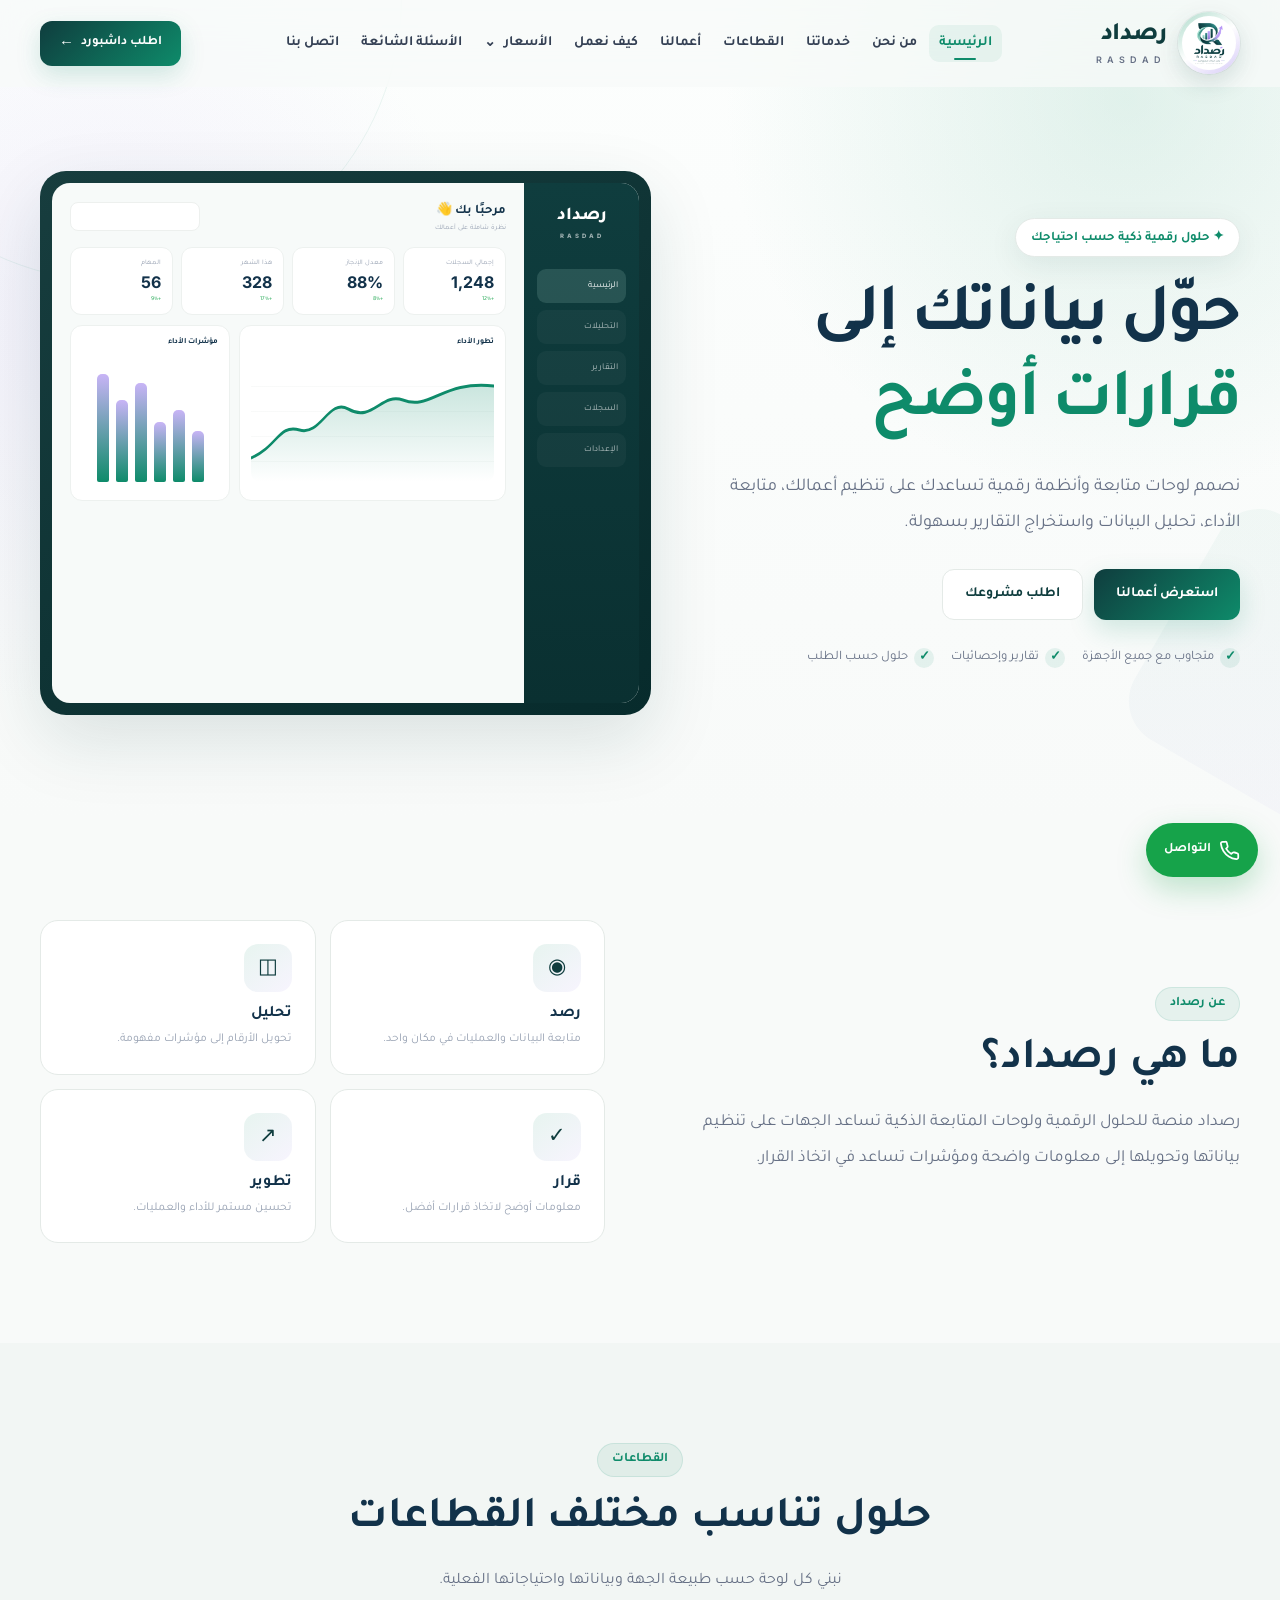
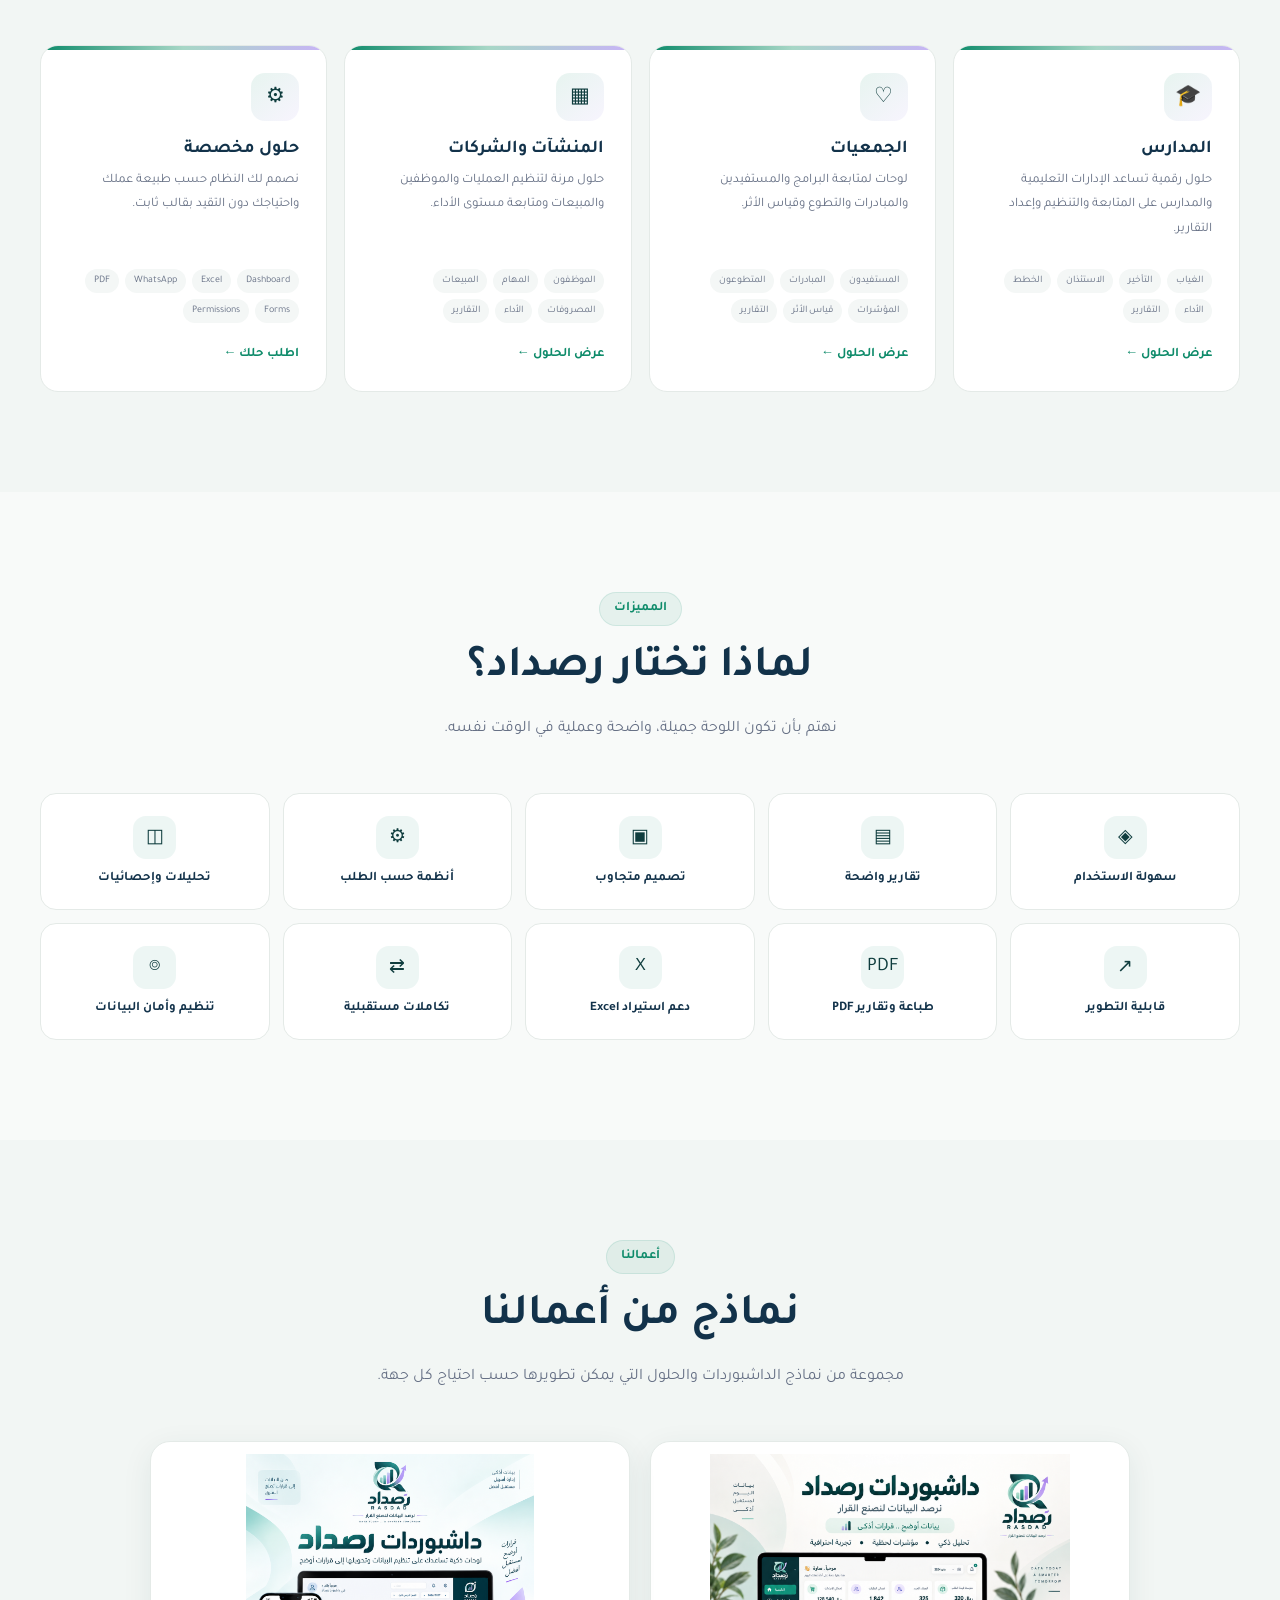
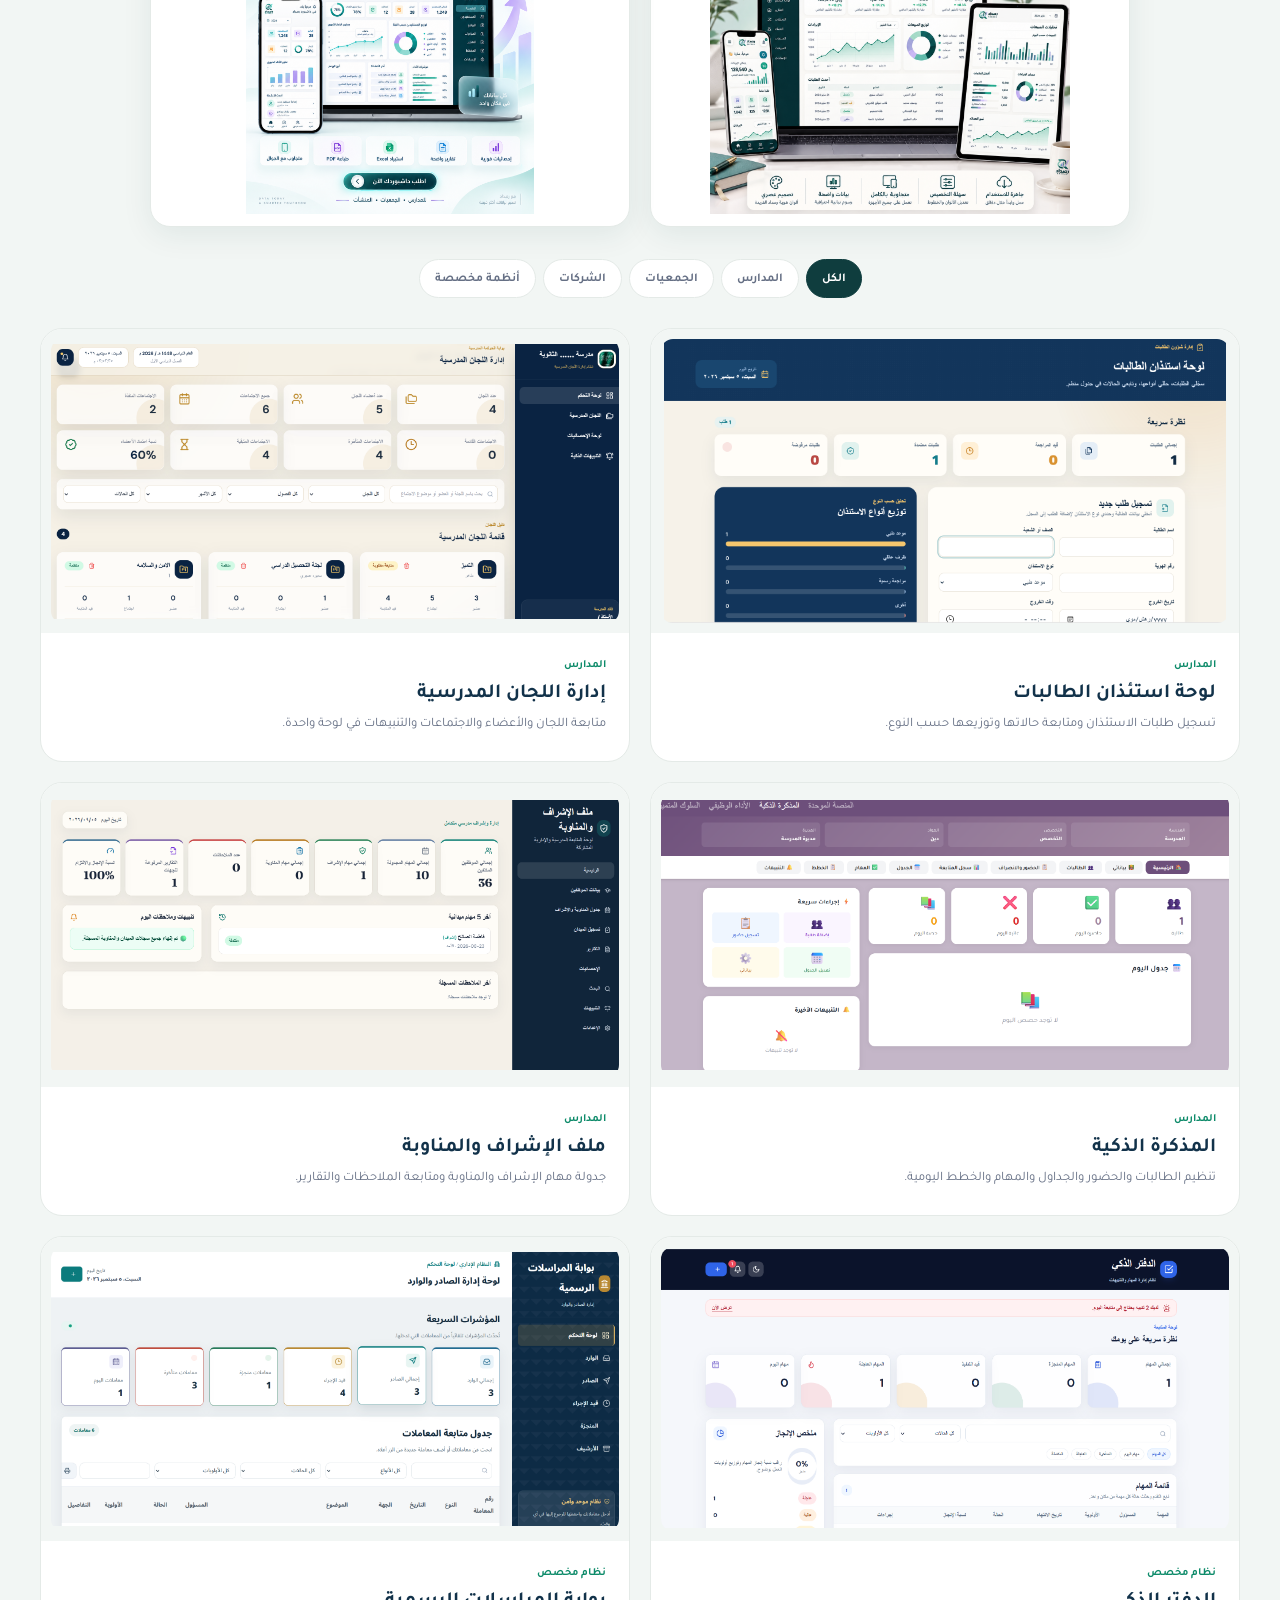
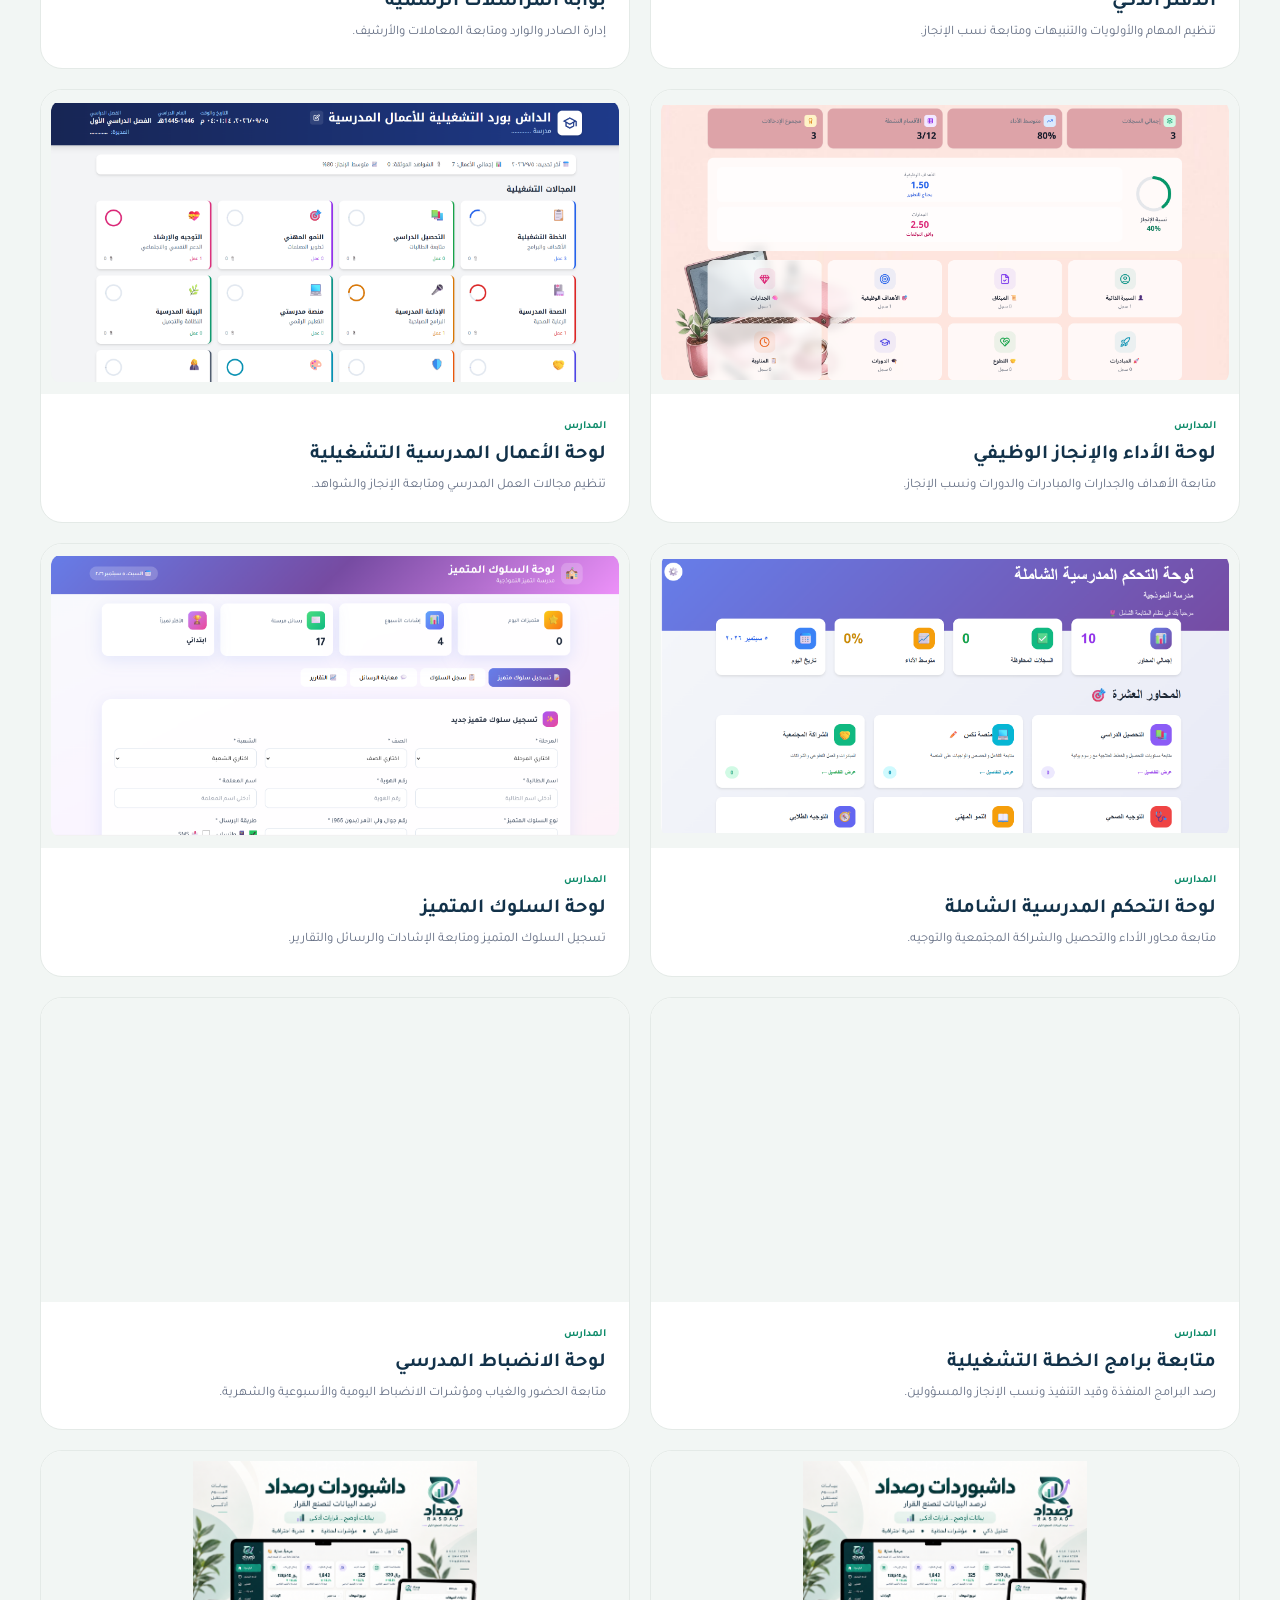
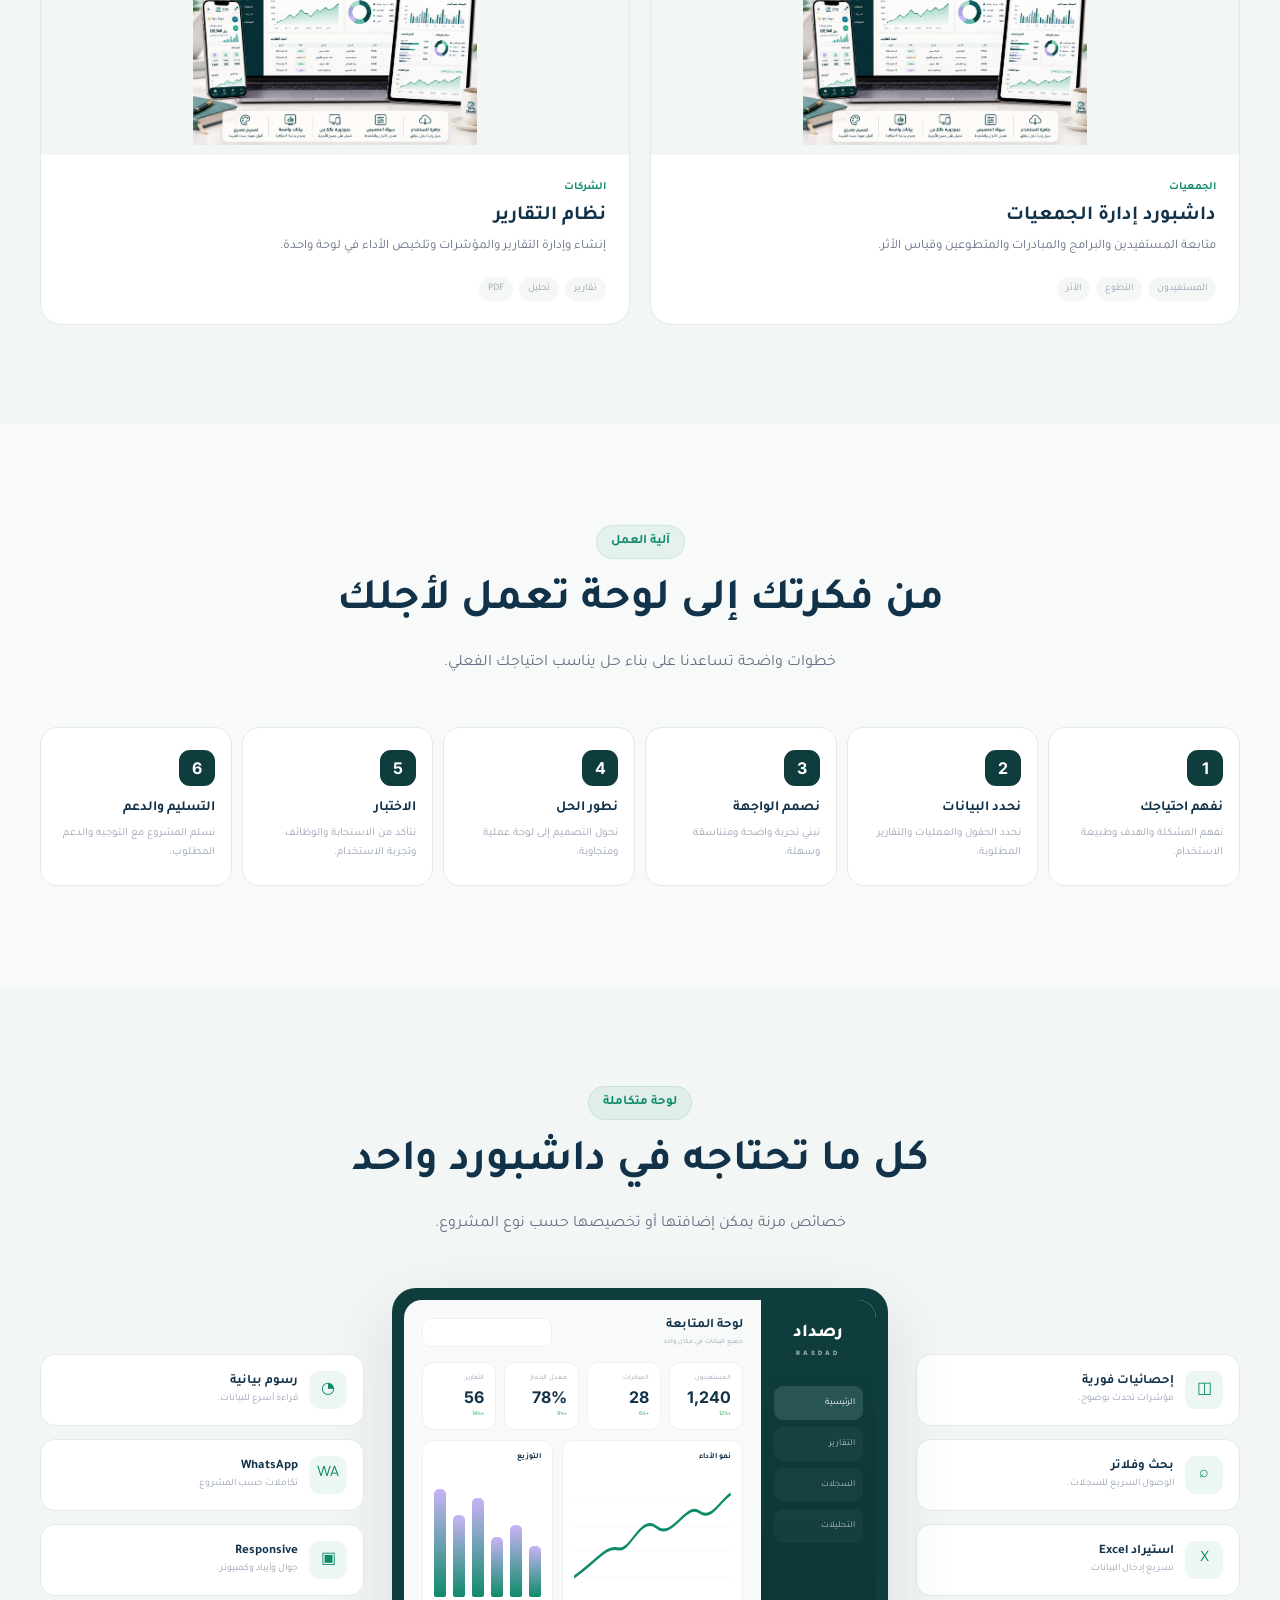
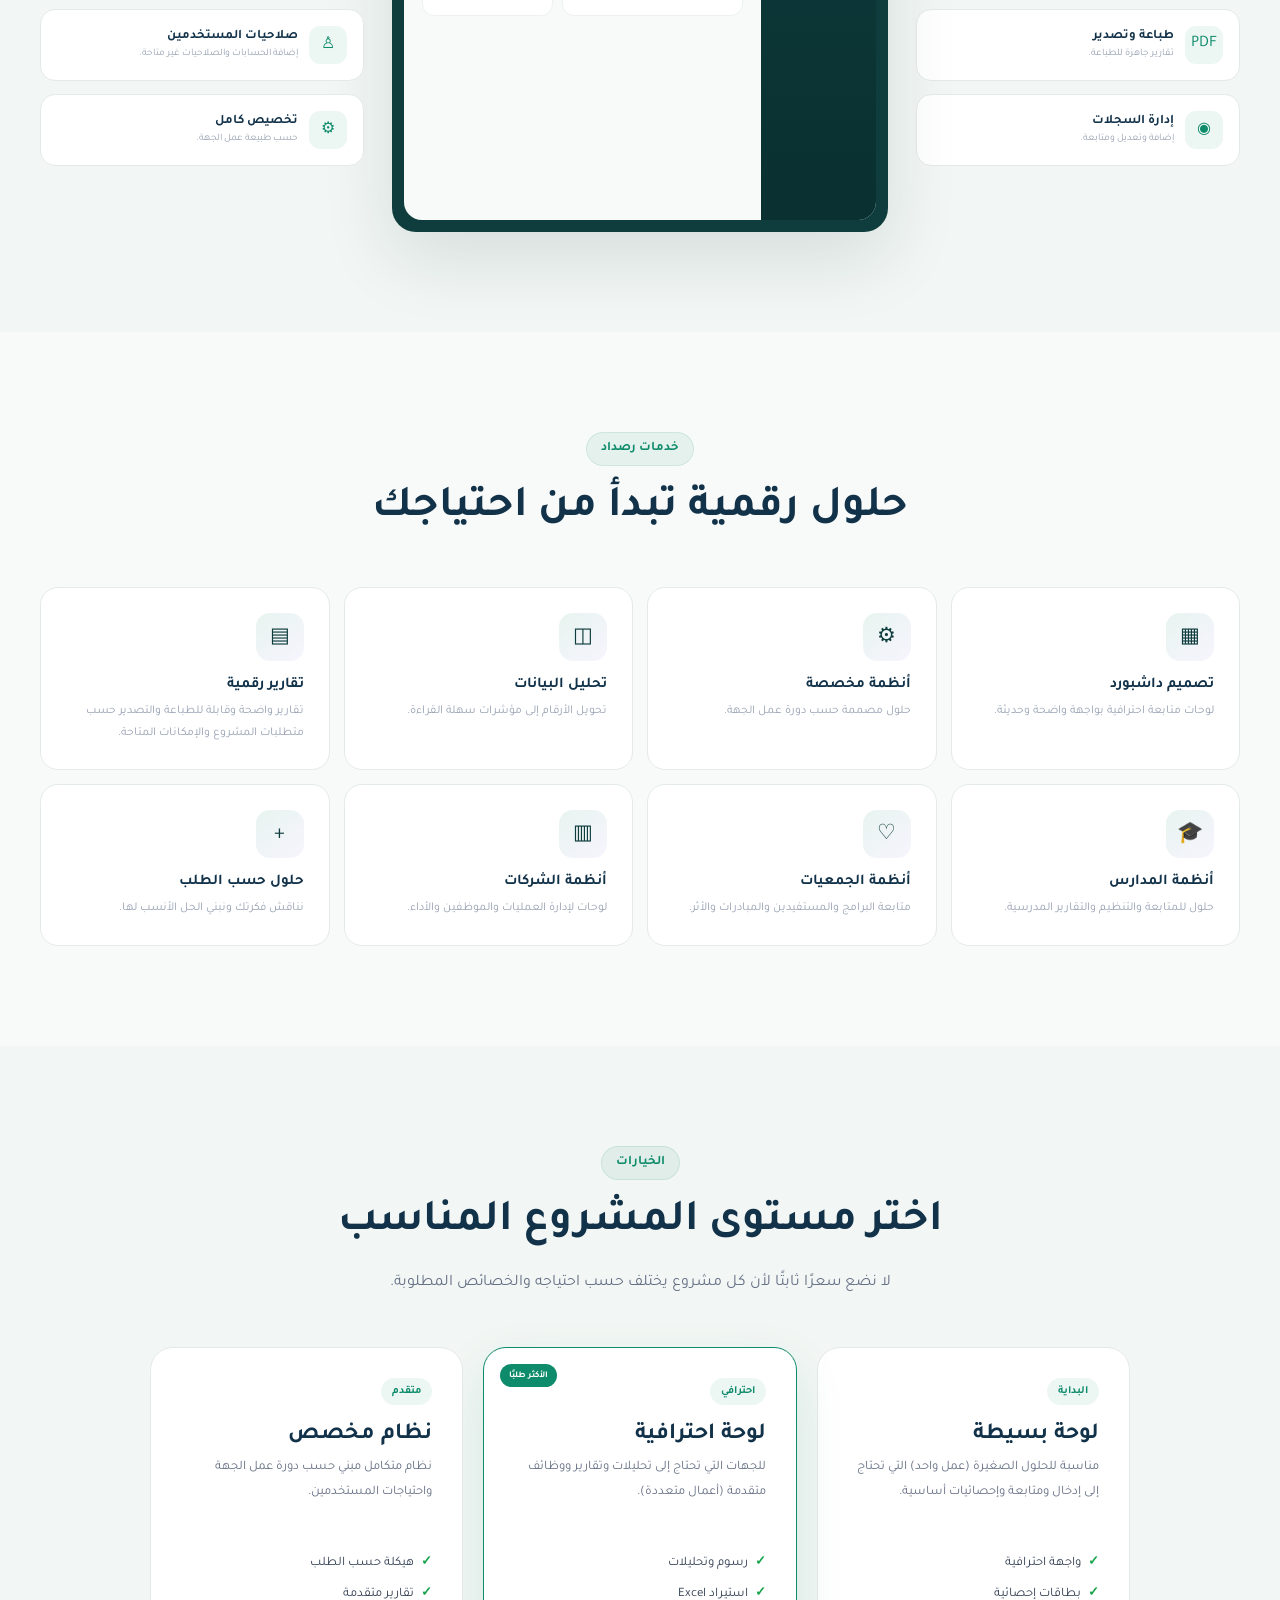
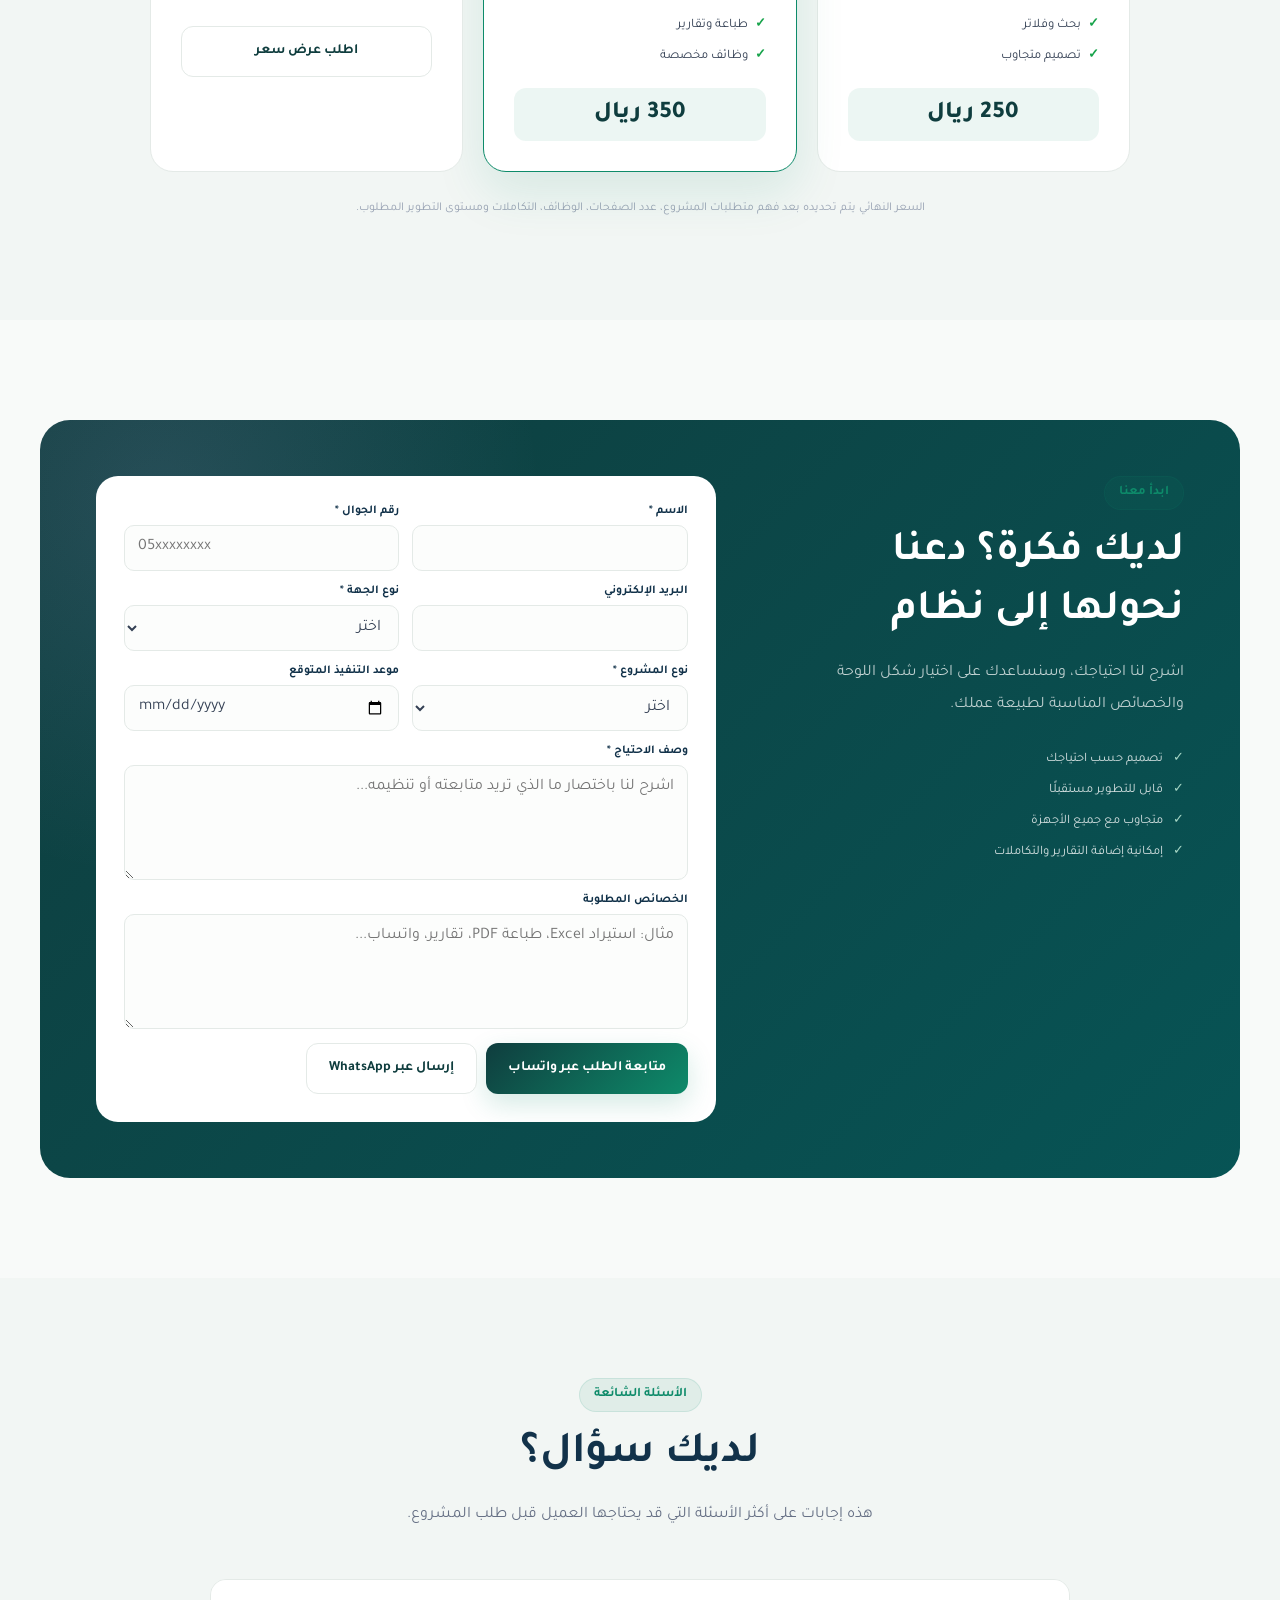
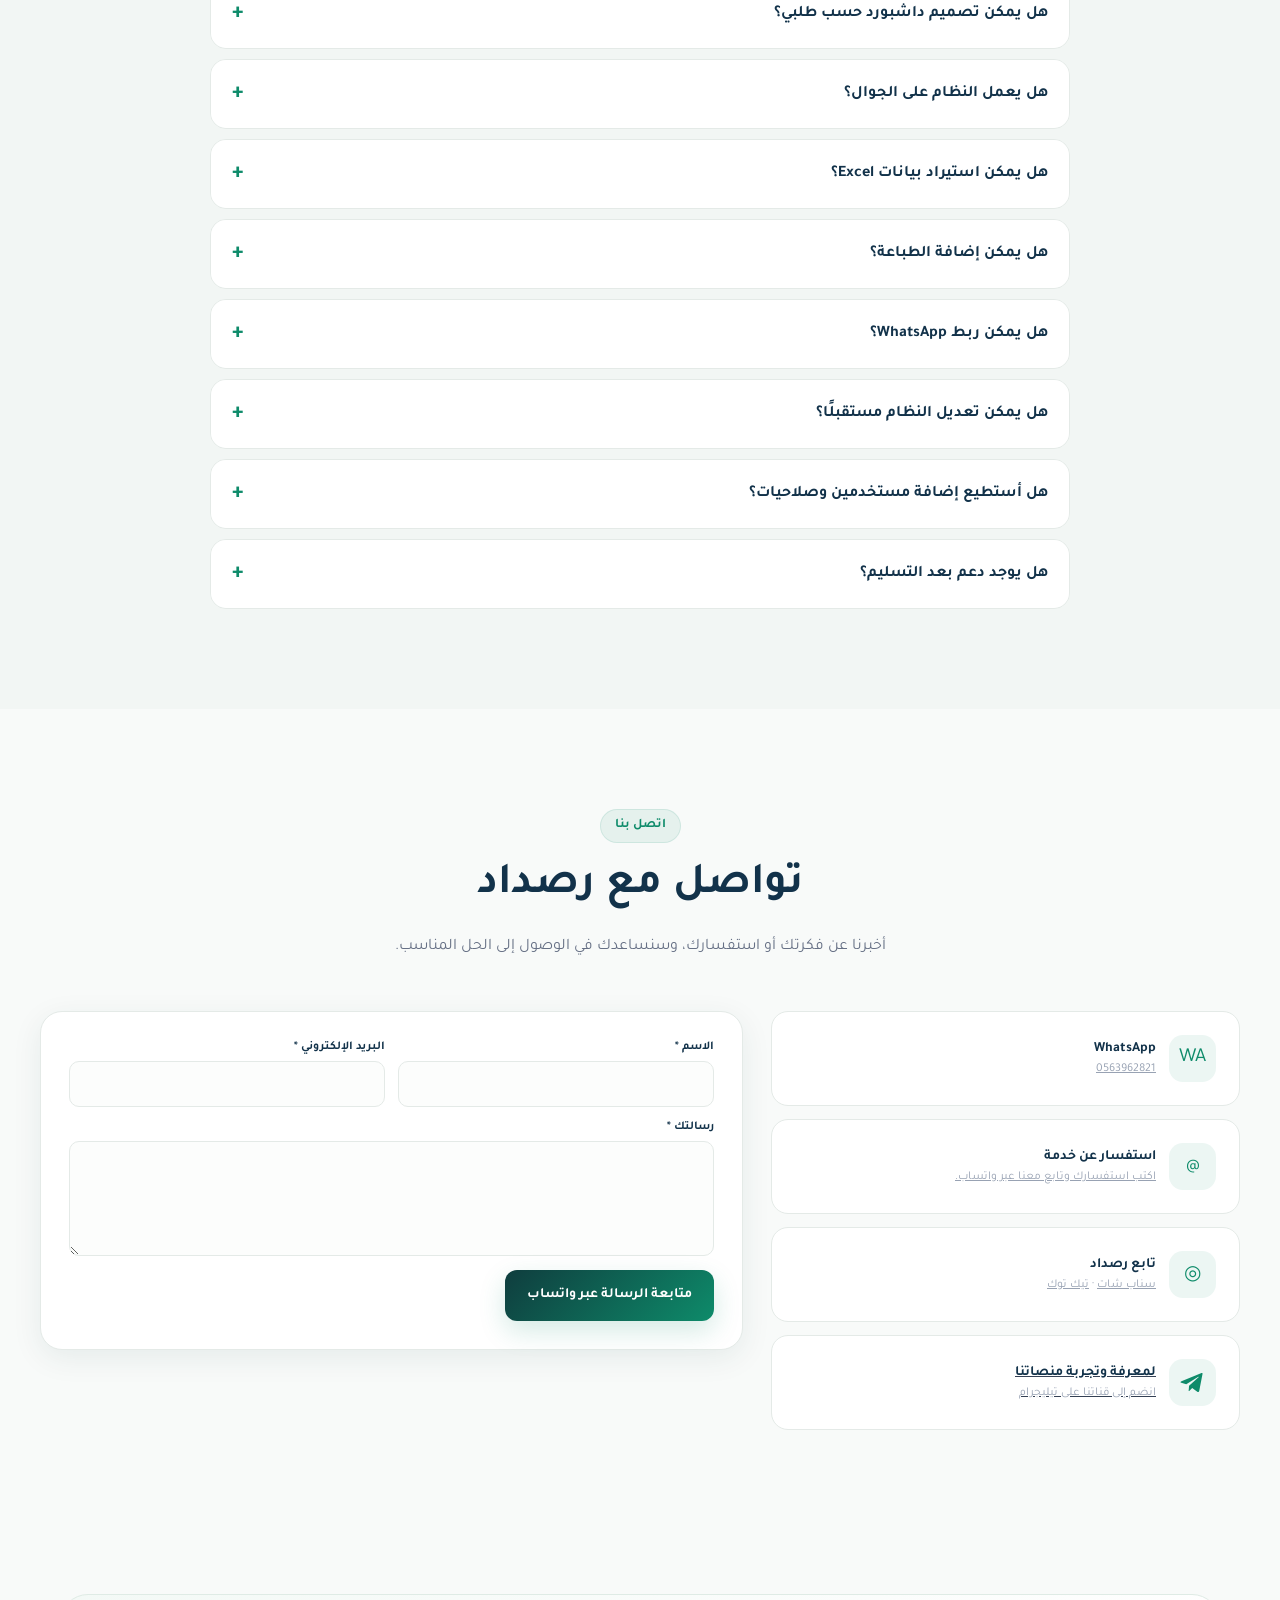
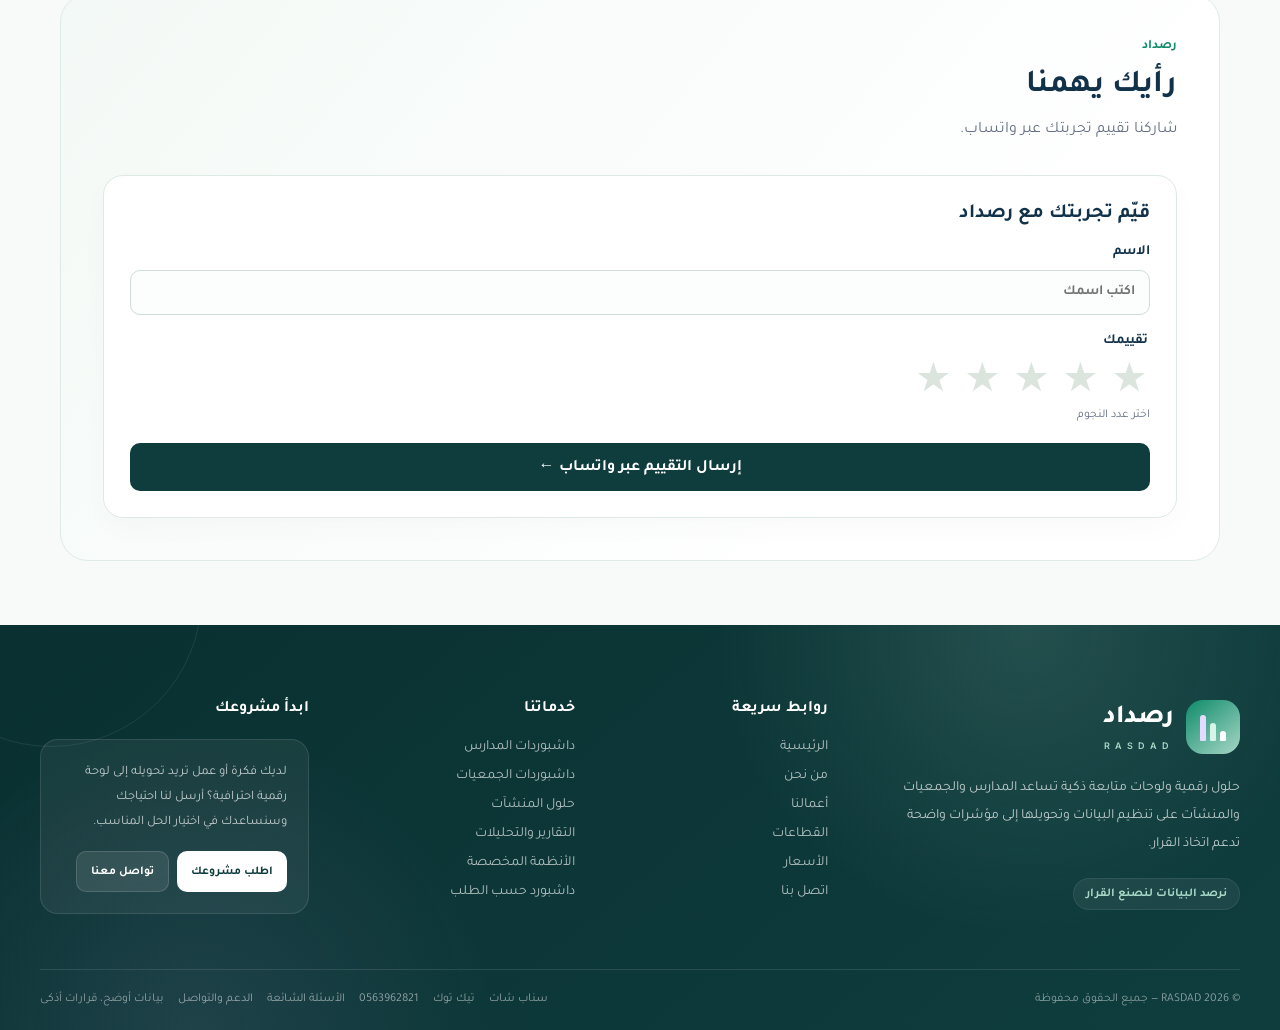
<file: index.html>
<!DOCTYPE html>

<html
    lang="ar"
    dir="rtl"
>

<head>
<script src="media/components.js"></script>

    <meta charset="UTF-8">

    <meta
        name="viewport"
        content="width=device-width, initial-scale=1.0"
    >

    <title>
        رصداد | RASDAD - لوحات داشبورد وحلول رقمية ذكية
    </title>

    <meta
        name="description"
        content="رصداد لتصميم لوحات الداشبورد والأنظمة الرقمية المخصصة للمدارس والجمعيات والشركات والمنشآت مع التقارير والتحليلات ومؤشرات الأداء."
    >

    <meta
        name="theme-color"
        content="#0F3D3E"
    >

    <meta
        name="robots"
        content="index, follow"
    >

    <!-- Open Graph -->

    <meta
        property="og:title"
        content="رصداد | RASDAD"
    >

    <meta
        property="og:description"
        content="نرصد البيانات لنصنع القرار. لوحات داشبورد وحلول رقمية ذكية حسب احتياجك."
    >

    <meta
        property="og:type"
        content="website"
    >

    <meta
        property="og:locale"
        content="ar_SA"
    >

    <!-- Fonts -->

    <link
        rel="preconnect"
        href="https://fonts.googleapis.com"
    >

    <link
        rel="preconnect"
        href="https://fonts.gstatic.com"
        crossorigin
    >

    <link
        href="https://fonts.googleapis.com/css2?family=Inter:wght@400;500;600;700;800&family=Tajawal:wght@400;500;600;700;800&display=swap"
        rel="stylesheet"
    >

<link rel="stylesheet" href="media/dashboard-gallery.css">
<style>

/* =========================================================
   RASDAD DESIGN SYSTEM
========================================================= */

:root {

    --rasdad-primary: #0F3D3E;
    --rasdad-secondary: #0E8B6A;
    --rasdad-mint: #A7D7C6;
    --rasdad-lavender: #C8B4F6;
    --rasdad-cream: #EDE9E3;

    --bg-main: #F8FAF9;
    --bg-section: #F2F6F4;
    --bg-card: #FFFFFF;

    --text-heading: #12324A;
    --text-primary: #344054;
    --text-secondary: #667085;
    --text-muted: #98A2B3;

    --border-color: #E4EAE7;

    --success: #16A34A;
    --warning: #F59E0B;
    --danger: #DC2626;
    --info: #2563EB;
    --pending: #7C3AED;

    --radius-sm: 8px;
    --radius-md: 12px;
    --radius-lg: 18px;
    --radius-xl: 24px;

    --shadow-card:
        0 8px 30px
        rgba(15, 61, 62, 0.08);

    --shadow-large:
        0 25px 70px
        rgba(15, 61, 62, 0.13);
}

/* =========================================================
   RESET
========================================================= */

* {
    box-sizing: border-box;
}

html {
    scroll-behavior: smooth;
    scroll-padding-top: 95px;
}

body {
    margin: 0;

    direction: rtl;

    font-family:
        "Tajawal",
        Arial,
        sans-serif;

    color: var(--text-primary);

    background: var(--bg-main);

    overflow-x: hidden;
}

body.loading {
    overflow: hidden;
}

button,
input,
textarea,
select {
    font: inherit;
}

button {
    cursor: pointer;
}

img,
svg {
    display: block;

    max-width: 100%;
}

a {
    color: inherit;
}

::selection {
    color: var(--rasdad-primary);

    background: var(--rasdad-mint);
}

:focus-visible {
    outline:
        3px solid
        rgba(14, 139, 106, 0.22);

    outline-offset: 3px;
}

/* =========================================================
   LOADER
========================================================= */

.page-loader {
    position: fixed;

    inset: 0;

    z-index: 20000;

    display: grid;
    place-items: center;

    background: #F8FAF9;

    transition:
        opacity 0.4s ease,
        visibility 0.4s ease;
}

.page-loader.hide {
    opacity: 0;
    visibility: hidden;
}

.loader-content {
    display: grid;
    place-items: center;

    gap: 14px;

    color: var(--rasdad-primary);
}

.loader-mark {
    width: 58px;
    height: 58px;

    border-radius: 18px;

    display: grid;
    place-items: center;

    position: relative;

    background:
        linear-gradient(
            135deg,
            var(--rasdad-primary),
            var(--rasdad-secondary)
        );

    animation:
        loaderFloat 1.2s ease-in-out infinite;
}

.loader-mark::before {
    content: "";

    width: 26px;
    height: 26px;

    border:
        4px solid rgba(255, 255, 255, 0.92);

    border-top-color:
        var(--rasdad-lavender);

    border-radius: 50%;

    animation:
        loaderSpin 0.8s linear infinite;
}

.loader-content strong {
    font-size: 21px;
}

.loader-content span {
    color: var(--text-muted);

    font-size: 12px;
}

@keyframes loaderSpin {
    to {
        transform: rotate(360deg);
    }
}

@keyframes loaderFloat {
    50% {
        transform: translateY(-4px);
    }
}

/* =========================================================
   GLOBAL
========================================================= */

.site-container {
    width:
        min(1200px, calc(100% - 32px));

    margin-inline: auto;
}

.section {
    padding:
        100px 0;
}

.section-alt {
    background:
        var(--bg-section);
}

.section-heading {
    max-width: 720px;

    margin:
        0 auto 48px;

    text-align: center;
}

.section-label {
    display: inline-flex;
    align-items: center;

    gap: 7px;

    padding:
        8px 14px;

    margin-bottom: 14px;

    border-radius: 50px;

    color: var(--rasdad-secondary);

    background:
        rgba(14, 139, 106, 0.08);

    border:
        1px solid
        rgba(14, 139, 106, 0.11);

    font-size: 13px;
    font-weight: 700;
}

.section-heading h2 {
    margin:
        0 0 14px;

    color:
        var(--text-heading);

    font-size:
        clamp(29px, 4vw, 44px);

    line-height: 1.35;
}

.section-heading p {
    margin: 0;

    color:
        var(--text-secondary);

    font-size: 16px;

    line-height: 2;
}

/* =========================================================
   BUTTONS
========================================================= */

.btn {
    min-height: 51px;

    padding-inline: 22px;

    border: none;

    border-radius:
        var(--radius-md);

    display: inline-flex;
    align-items: center;
    justify-content: center;

    gap: 8px;

    text-decoration: none;

    font-size: 14px;
    font-weight: 700;

    transition:
        transform 0.22s ease,
        box-shadow 0.22s ease,
        border-color 0.22s ease,
        color 0.22s ease;
}

.btn-primary {
    color: #FFFFFF;

    background:
        linear-gradient(
            135deg,
            var(--rasdad-primary),
            var(--rasdad-secondary)
        );

    box-shadow:
        0 10px 27px
        rgba(14, 139, 106, 0.18);
}

.btn-primary:hover {
    transform:
        translateY(-2px);

    box-shadow:
        0 15px 34px
        rgba(14, 139, 106, 0.24);
}

.btn-outline {
    color:
        var(--rasdad-primary);

    background: #FFFFFF;

    border:
        1px solid
        var(--border-color);
}

.btn-outline:hover {
    color:
        var(--rasdad-secondary);

    border-color:
        var(--rasdad-secondary);

    transform:
        translateY(-2px);
}

.btn-full {
    width: 100%;
}

/* =========================================================
   HERO
========================================================= */

.hero {
    min-height: 820px;

    padding:
        150px 0 85px;

    display: flex;
    align-items: center;

    position: relative;

    overflow: hidden;

    background:
        radial-gradient(
            circle at 88% 12%,
            rgba(167, 215, 198, 0.32),
            transparent 30%
        ),
        radial-gradient(
            circle at 8% 40%,
            rgba(200, 180, 246, 0.18),
            transparent 30%
        ),
        linear-gradient(
            180deg,
            #FCFEFD,
            #F8FAF9
        );
}

.hero::before {
    content: "";

    width: 570px;
    height: 570px;

    border-radius: 50%;

    position: absolute;

    top: -290px;
    left: -170px;

    border:
        1px solid
        rgba(14, 139, 106, 0.08);
}

.hero::after {
    content: "";

    width: 260px;
    height: 260px;

    position: absolute;

    right: -140px;
    bottom: 20px;

    border-radius: 45px;

    transform: rotate(30deg);

    background:
        linear-gradient(
            140deg,
            rgba(167, 215, 198, 0.12),
            rgba(200, 180, 246, 0.08)
        );
}

.hero-grid {
    display: grid;

    grid-template-columns:
        0.92fr 1.08fr;

    align-items: center;

    gap: 68px;

    position: relative;

    z-index: 2;
}

.hero-badge {
    width: fit-content;

    display: inline-flex;
    align-items: center;

    gap: 8px;

    margin-bottom: 20px;

    padding:
        9px 15px;

    border-radius: 50px;

    color:
        var(--rasdad-secondary);

    background: #FFFFFF;

    border:
        1px solid
        var(--border-color);

    box-shadow:
        var(--shadow-card);

    font-size: 13px;
    font-weight: 700;
}

.hero h1 {
    margin:
        0 0 22px;

    color:
        var(--text-heading);

    font-size:
        clamp(43px, 6vw, 68px);

    line-height: 1.25;

    letter-spacing: -2px;
}

.hero h1 span {
    color:
        var(--rasdad-secondary);
}

.hero-description {
    max-width: 600px;

    margin:
        0 0 28px;

    color:
        var(--text-secondary);

    font-size: 18px;

    line-height: 2;
}

.hero-actions {
    display: flex;
    flex-wrap: wrap;

    gap: 11px;
}

.hero-points {
    margin-top: 28px;

    display: flex;
    flex-wrap: wrap;

    gap: 17px;

    color:
        var(--text-secondary);

    font-size: 13px;
}

.hero-points span {
    display: inline-flex;
    align-items: center;

    gap: 6px;
}

.hero-points span::before {
    content: "✓";

    width: 20px;
    height: 20px;

    display: grid;
    place-items: center;

    border-radius: 50%;

    color:
        var(--rasdad-secondary);

    background:
        rgba(14, 139, 106, 0.09);

    font-weight: 800;
}

/* =========================================================
   HERO DASHBOARD
========================================================= */

.dashboard-device {
    padding: 12px;

    border-radius: 26px;

    background:
        linear-gradient(
            145deg,
            #173D3E,
            #072B2C
        );

    box-shadow:
        var(--shadow-large);

    transform:
        perspective(1200px)
        rotateY(-3deg)
        rotateX(1deg);

    transition:
        transform 0.35s ease;
}

.dashboard-device:hover {
    transform:
        perspective(1200px)
        rotateY(0)
        rotateX(0)
        translateY(-5px);
}

.dashboard-screen {
    min-height: 520px;

    overflow: hidden;

    display: grid;

    grid-template-columns:
        115px 1fr;

    border-radius: 18px;

    background:
        #F7FAF9;
}

.demo-sidebar {
    padding:
        22px 13px;

    color: #FFFFFF;

    background:
        linear-gradient(
            180deg,
            #0F3D3E,
            #0A3031
        );
}

.demo-logo {
    margin-bottom: 30px;

    text-align: center;

    font-size: 18px;
    font-weight: 800;
}

.demo-logo small {
    display: block;

    margin-top: 5px;

    color:
        rgba(255, 255, 255, 0.58);

    font-family: "Inter";

    font-size: 6px;

    letter-spacing: 3px;
}

.demo-menu {
    display: grid;

    gap: 7px;
}

.demo-menu span {
    min-height: 34px;

    padding-inline: 8px;

    display: flex;
    align-items: center;

    border-radius: 9px;

    color:
        rgba(255, 255, 255, 0.69);

    background:
        rgba(255, 255, 255, 0.035);

    font-size: 9px;
}

.demo-menu span:first-child {
    color: #FFFFFF;

    background:
        rgba(167, 215, 198, 0.17);
}

.demo-main {
    padding: 18px;
}

.demo-topbar {
    display: flex;
    align-items: center;
    justify-content: space-between;

    gap: 15px;

    margin-bottom: 15px;
}

.demo-welcome strong {
    display: block;

    color:
        var(--text-heading);

    font-size: 13px;
}

.demo-welcome small {
    display: block;

    margin-top: 4px;

    color:
        var(--text-muted);

    font-size: 7px;
}

.demo-search {
    width: 130px;
    height: 29px;

    border-radius: 8px;

    border:
        1px solid #EDF0EE;

    background: #FFFFFF;
}

.demo-stats {
    display: grid;

    grid-template-columns:
        repeat(4, 1fr);

    gap: 8px;

    margin-bottom: 10px;
}

.demo-stat {
    padding: 11px;

    border-radius: 11px;

    background: #FFFFFF;

    border:
        1px solid #EDF1EF;
}

.demo-stat span {
    display: block;

    color:
        var(--text-muted);

    font-size: 7px;
}

.demo-stat strong {
    display: block;

    margin-top: 5px;

    color:
        var(--text-heading);

    font-family:
        "Inter",
        "Tajawal";

    font-size: 16px;
}

.demo-stat em {
    display: block;

    margin-top: 4px;

    color:
        var(--success);

    font-size: 6px;
    font-style: normal;
}

.demo-chart-grid {
    display: grid;

    grid-template-columns:
        1.5fr 0.9fr;

    gap: 9px;
}

.demo-card {
    min-height: 176px;

    padding: 11px;

    border-radius: 12px;

    background: #FFFFFF;

    border:
        1px solid #EDF1EF;
}

.demo-card-title {
    color:
        var(--text-heading);

    font-size: 8px;
    font-weight: 700;
}

.line-visual {
    height: 120px;

    margin-top: 15px;

    position: relative;

    overflow: hidden;

    border-radius: 9px;

    background:
        repeating-linear-gradient(
            to bottom,
            #FFFFFF,
            #FFFFFF 24px,
            #F2F4F3 25px
        );
}

.line-visual svg {
    width: 100%;
    height: 100%;
}

.bar-visual {
    height: 120px;

    margin-top: 15px;

    display: flex;
    align-items: flex-end;
    justify-content: center;

    gap: 7px;
}

.bar-visual span {
    width: 12px;

    border-radius:
        5px 5px 2px 2px;

    background:
        linear-gradient(
            180deg,
            var(--rasdad-lavender),
            var(--rasdad-secondary)
        );
}

.bar-visual span:nth-child(1) {
    height: 42%;
}

.bar-visual span:nth-child(2) {
    height: 60%;
}

.bar-visual span:nth-child(3) {
    height: 50%;
}

.bar-visual span:nth-child(4) {
    height: 82%;
}

.bar-visual span:nth-child(5) {
    height: 68%;
}

.bar-visual span:nth-child(6) {
    height: 90%;
}

/* =========================================================
   ABOUT
========================================================= */

.about-grid {
    display: grid;

    grid-template-columns:
        1fr 1fr;

    gap: 70px;

    align-items: center;
}

.about-copy h2 {
    margin:
        0 0 17px;

    color:
        var(--text-heading);

    font-size:
        clamp(31px, 4vw, 44px);
}

.about-copy p {
    margin: 0;

    color:
        var(--text-secondary);

    font-size: 17px;

    line-height: 2.1;
}

.about-values {
    display: grid;

    grid-template-columns:
        1fr 1fr;

    gap: 14px;
}

.value-card {
    padding: 23px;

    border:
        1px solid
        var(--border-color);

    border-radius:
        var(--radius-lg);

    background:
        var(--bg-card);

    transition:
        transform 0.25s ease,
        box-shadow 0.25s ease;
}

.value-card:hover {
    transform:
        translateY(-5px);

    box-shadow:
        var(--shadow-card);
}

.value-icon,
.service-icon,
.sector-icon {
    width: 48px;
    height: 48px;

    display: grid;
    place-items: center;

    border-radius: 14px;

    color:
        var(--rasdad-primary);

    background:
        linear-gradient(
            140deg,
            rgba(167, 215, 198, 0.27),
            rgba(200, 180, 246, 0.14)
        );

    font-size: 21px;
}

.value-card h3 {
    margin:
        13px 0 5px;

    color:
        var(--text-heading);

    font-size: 16px;
}

.value-card p {
    margin: 0;

    color:
        var(--text-muted);

    font-size: 12px;

    line-height: 1.8;
}

/* =========================================================
   SECTORS
========================================================= */

.sectors-grid {
    display: grid;

    grid-template-columns:
        repeat(4, minmax(0, 1fr));

    gap: 17px;
}

.sector-card {
    position: relative;

    overflow: hidden;

    padding: 27px;

    border:
        1px solid
        var(--border-color);

    border-radius:
        var(--radius-lg);

    background:
        var(--bg-card);

    transition:
        transform 0.3s ease,
        box-shadow 0.3s ease,
        border-color 0.3s ease;
}

.sector-card::before {
    content: "";

    position: absolute;

    top: 0;
    right: 0;
    left: 0;

    height: 4px;

    background:
        linear-gradient(
            90deg,
            var(--rasdad-secondary),
            var(--rasdad-mint),
            var(--rasdad-lavender)
        );
}

.sector-card:hover {
    transform:
        translateY(-7px);

    border-color:
        var(--rasdad-mint);

    box-shadow:
        var(--shadow-card);
}

.sector-card h3 {
    margin:
        17px 0 9px;

    color:
        var(--text-heading);

    font-size: 18px;
}

.sector-card > p {
    min-height: 82px;

    margin: 0;

    color:
        var(--text-secondary);

    font-size: 13px;

    line-height: 1.9;
}

.tag-list {
    margin:
        18px 0 21px;

    display: flex;
    flex-wrap: wrap;

    gap: 6px;
}

.tag-list span {
    padding:
        6px 9px;

    border-radius: 50px;

    color:
        var(--text-secondary);

    background:
        #F4F7F6;

    font-size: 10px;
}

.text-link {
    color:
        var(--rasdad-secondary);

    text-decoration: none;

    font-size: 13px;
    font-weight: 700;
}

/* =========================================================
   FEATURES
========================================================= */

.features-grid {
    display: grid;

    grid-template-columns:
        repeat(5, minmax(0, 1fr));

    gap: 13px;
}

.feature-card {
    padding:
        22px 16px;

    text-align: center;

    border:
        1px solid
        var(--border-color);

    border-radius: 16px;

    background:
        var(--bg-card);

    transition:
        transform 0.24s ease,
        border-color 0.24s ease;
}

.feature-card:hover {
    transform:
        translateY(-5px);

    border-color:
        var(--rasdad-mint);
}

.feature-icon {
    width: 43px;
    height: 43px;

    margin:
        0 auto 12px;

    display: grid;
    place-items: center;

    border-radius: 13px;

    color:
        var(--rasdad-primary);

    background:
        rgba(14, 139, 106, 0.075);

    font-size: 19px;
}

.feature-card strong {
    display: block;

    color:
        var(--text-heading);

    font-size: 13px;
}

/* =========================================================
   PORTFOLIO
========================================================= */

.portfolio-filters {
    display: flex;
    align-items: center;
    justify-content: center;

    gap: 7px;

    flex-wrap: wrap;

    margin-bottom: 30px;
}

.filter-btn {
    min-height: 39px;

    padding-inline: 15px;

    border:
        1px solid
        var(--border-color);

    border-radius: 50px;

    color:
        var(--text-secondary);

    background: #FFFFFF;

    font-size: 12px;
    font-weight: 600;

    transition:
        background 0.2s ease,
        color 0.2s ease,
        border-color 0.2s ease;
}

.filter-btn:hover,
.filter-btn.active {
    color: #FFFFFF;

    background:
        var(--rasdad-primary);

    border-color:
        var(--rasdad-primary);
}

.portfolio-grid {
    display: grid;

    grid-template-columns:
        repeat(2, 1fr);

    gap: 20px;
}

.portfolio-card {
    overflow: hidden;

    border:
        1px solid
        var(--border-color);

    border-radius: 22px;

    background: #FFFFFF;

    transition:
        transform 0.3s ease,
        box-shadow 0.3s ease;
}

.portfolio-card.hidden {
    display: none;
}

.portfolio-card:hover {
    transform:
        translateY(-5px);

    box-shadow:
        var(--shadow-card);
}

.portfolio-preview {
    min-height: 265px;

    padding: 25px;

    display: flex;
    align-items: center;
    justify-content: center;

    background:
        radial-gradient(
            circle at 20% 20%,
            rgba(200, 180, 246, 0.20),
            transparent 30%
        ),
        linear-gradient(
            145deg,
            #F7FBFA,
            #EDF6F3
        );
}

.portfolio-dashboard {
    width: 95%;
    height: 210px;

    overflow: hidden;

    display: grid;

    grid-template-columns:
        70px 1fr;

    border-radius: 15px;

    background: #FFFFFF;

    box-shadow:
        0 18px 40px
        rgba(15, 61, 62, 0.13);
}

.portfolio-side {
    padding-top: 14px;

    background:
        var(--rasdad-primary);
}

.portfolio-side::before {
    content: "";

    width: 28px;
    height: 28px;

    margin-inline: auto;

    display: block;

    border-radius: 9px;

    background:
        linear-gradient(
            140deg,
            var(--rasdad-mint),
            var(--rasdad-lavender)
        );
}

.portfolio-side::after {
    content: "";

    width: 38px;
    height: 8px;

    margin:
        20px auto 0;

    display: block;

    border-radius: 5px;

    background:
        rgba(255, 255, 255, 0.17);

    box-shadow:
        0 18px 0
        rgba(255, 255, 255, 0.08),
        0 36px 0
        rgba(255, 255, 255, 0.08),
        0 54px 0
        rgba(255, 255, 255, 0.08);
}

.portfolio-main {
    padding: 15px;
}

.portfolio-mini-stats {
    display: grid;

    grid-template-columns:
        repeat(3, 1fr);

    gap: 7px;
}

.portfolio-mini-stats span {
    height: 39px;

    border:
        1px solid #EDF1EF;

    border-radius: 8px;

    background: #FFFFFF;
}

.portfolio-chart {
    height: 103px;

    margin-top: 10px;

    position: relative;

    overflow: hidden;

    border:
        1px solid #EDF1EF;

    border-radius: 9px;

    background:
        repeating-linear-gradient(
            to bottom,
            #FFFFFF,
            #FFFFFF 23px,
            #F2F4F3 24px
        );
}

.portfolio-chart::after {
    content: "";

    width: 75%;
    height: 50%;

    position: absolute;

    right: 12%;
    bottom: 22%;

    border-top:
        3px solid
        var(--rasdad-secondary);

    border-radius: 50%;

    transform:
        rotate(-8deg);
}

.portfolio-content {
    padding: 23px;
}

.portfolio-category {
    display: inline-flex;

    color:
        var(--rasdad-secondary);

    font-size: 11px;
    font-weight: 700;
}

.portfolio-content h3 {
    margin:
        7px 0;

    color:
        var(--text-heading);

    font-size: 20px;
}

.portfolio-content p {
    margin: 0;

    color:
        var(--text-secondary);

    font-size: 13px;

    line-height: 1.9;
}

.portfolio-tags {
    margin-top: 17px;

    display: flex;
    flex-wrap: wrap;

    gap: 6px;
}

.portfolio-tags span {
    padding:
        6px 9px;

    border-radius: 50px;

    color:
        var(--text-muted);

    background:
        #F5F7F6;

    font-size: 10px;
}

/* =========================================================
   PROCESS
========================================================= */

.process-grid {
    display: grid;

    grid-template-columns:
        repeat(6, 1fr);

    gap: 10px;
}

.process-card {
    padding:
        22px 16px;

    border:
        1px solid
        var(--border-color);

    border-radius: 17px;

    background: #FFFFFF;

    position: relative;
}

.process-number {
    width: 36px;
    height: 36px;

    display: grid;
    place-items: center;

    margin-bottom: 14px;

    border-radius: 11px;

    color: #FFFFFF;

    background:
        var(--rasdad-primary);

    font-family:
        "Inter";

    font-weight: 700;
}

.process-card h3 {
    margin:
        0 0 7px;

    color:
        var(--text-heading);

    font-size: 14px;
}

.process-card p {
    margin: 0;

    color:
        var(--text-muted);

    font-size: 11px;

    line-height: 1.8;
}

/* =========================================================
   DASHBOARD FEATURES SHOWCASE
========================================================= */

.dashboard-showcase {
    display: grid;

    grid-template-columns:
        0.85fr 1.3fr 0.85fr;

    align-items: center;

    gap: 28px;
}

.showcase-list {
    display: grid;

    gap: 13px;
}

.showcase-item {
    padding: 16px;

    border:
        1px solid
        var(--border-color);

    border-radius: 15px;

    background: #FFFFFF;

    display: flex;
    align-items: center;

    gap: 11px;
}

.showcase-item-icon {
    width: 38px;
    height: 38px;

    flex: 0 0 38px;

    display: grid;
    place-items: center;

    border-radius: 11px;

    color:
        var(--rasdad-secondary);

    background:
        rgba(14, 139, 106, 0.08);
}

.showcase-item strong {
    display: block;

    color:
        var(--text-heading);

    font-size: 13px;
}

.showcase-item span {
    display: block;

    margin-top: 3px;

    color:
        var(--text-muted);

    font-size: 10px;
}

.showcase-dashboard {
    padding: 12px;

    border-radius: 24px;

    background:
        #0F3D3E;

    box-shadow:
        var(--shadow-large);
}

/* =========================================================
   SERVICES
========================================================= */

.services-grid {
    display: grid;

    grid-template-columns:
        repeat(4, 1fr);

    gap: 14px;
}

.service-card {
    padding: 25px;

    border:
        1px solid
        var(--border-color);

    border-radius: 18px;

    background: #FFFFFF;

    transition:
        transform 0.25s ease,
        border-color 0.25s ease;
}

.service-card:hover {
    transform:
        translateY(-5px);

    border-color:
        var(--rasdad-mint);
}

.service-card h3 {
    margin:
        15px 0 7px;

    color:
        var(--text-heading);

    font-size: 15px;
}

.service-card p {
    margin: 0;

    color:
        var(--text-muted);

    font-size: 12px;

    line-height: 1.8;
}

/* =========================================================
   PRICING
========================================================= */

.pricing-grid {
    max-width: 980px;

    margin-inline: auto;

    display: grid;

    grid-template-columns:
        repeat(3, 1fr);

    gap: 20px;
}

.price-card {
    padding: 30px;

    position: relative;

    border:
        1px solid
        var(--border-color);

    border-radius: 23px;

    background: #FFFFFF;
}

.price-card.featured {
    border-color:
        var(--rasdad-secondary);

    box-shadow:
        0 20px 50px
        rgba(14, 139, 106, 0.12);
}

.price-popular {
    position: absolute;

    top: 16px;
    left: 16px;

    padding:
        6px 9px;

    border-radius: 50px;

    color: #FFFFFF;

    background:
        var(--rasdad-secondary);

    font-size: 9px;
    font-weight: 700;
}

.price-label {
    display: inline-flex;

    padding:
        7px 11px;

    border-radius: 50px;

    color:
        var(--rasdad-secondary);

    background:
        rgba(14, 139, 106, 0.08);

    font-size: 11px;
    font-weight: 700;
}

.price-card h3 {
    margin:
        16px 0 7px;

    color:
        var(--text-heading);

    font-size: 23px;
}

.price-card > p {
    min-height: 74px;

    margin: 0;

    color:
        var(--text-secondary);

    font-size: 13px;

    line-height: 1.9;
}

.price-amount {
    display: block;
    padding: 12px;
    border-radius: 12px;
    color: var(--rasdad-primary);
    background: rgba(14, 139, 106, 0.08);
    font-size: 24px;
    font-weight: 800;
    text-align: center;
}

.price-features {
    margin:
        23px 0;

    padding: 0;

    list-style: none;

    display: grid;

    gap: 12px;
}

.price-features li {
    color:
        var(--text-primary);

    font-size: 13px;
}

.price-features li::before {
    content: "✓";

    margin-left: 7px;

    color:
        var(--success);

    font-weight: 800;
}

.price-note {
    max-width: 740px;

    margin:
        25px auto 0;

    text-align: center;

    color:
        var(--text-muted);

    font-size: 12px;

    line-height: 1.9;
}

/* =========================================================
   PROJECT REQUEST
========================================================= */

.request-shell {
    padding: 56px;

    display: grid;

    grid-template-columns:
        0.8fr 1.2fr;

    gap: 55px;

    border-radius: 30px;

    color: #FFFFFF;

    background:
        radial-gradient(
            circle at 10% 10%,
            rgba(200, 180, 246, 0.13),
            transparent 30%
        ),
        linear-gradient(
            135deg,
            var(--rasdad-primary),
            #075455
        );
}

.request-copy h2 {
    margin:
        0 0 15px;

    font-size:
        clamp(31px, 4vw, 42px);

    line-height: 1.4;
}

.request-copy > p {
    margin: 0;

    color:
        rgba(255, 255, 255, 0.72);

    line-height: 2;
}

.request-benefits {
    margin-top: 28px;

    display: grid;

    gap: 12px;
}

.request-benefits span {
    color:
        rgba(255, 255, 255, 0.82);

    font-size: 13px;
}

.request-benefits span::before {
    content: "✓";

    margin-left: 7px;

    color:
        var(--rasdad-mint);
}

.request-form {
    padding: 28px;

    border-radius: 22px;

    color:
        var(--text-primary);

    background: #FFFFFF;
}

.form-grid {
    display: grid;

    grid-template-columns:
        1fr 1fr;

    gap: 13px;
}

.form-field {
    display: grid;

    gap: 7px;
}

.form-field.full {
    grid-column:
        1 / -1;
}

.form-field label {
    color:
        var(--text-heading);

    font-size: 12px;
    font-weight: 700;
}

.form-control {
    width: 100%;
    min-height: 46px;

    padding:
        0 13px;

    border:
        1px solid
        var(--border-color);

    border-radius: 10px;

    outline: none;

    color:
        var(--text-primary);

    background:
        #FCFDFC;

    transition:
        border-color 0.2s ease,
        box-shadow 0.2s ease;
}

textarea.form-control {
    min-height: 115px;

    padding-top: 12px;

    resize: vertical;
}

.form-control:focus {
    border-color:
        var(--rasdad-secondary);

    box-shadow:
        0 0 0 3px
        rgba(14, 139, 106, 0.08);
}

.form-actions {
    margin-top: 14px;

    display: flex;
    flex-wrap: wrap;

    gap: 9px;
}

.form-status {
    display: none;

    margin-top: 12px;

    padding:
        10px 12px;

    border-radius: 9px;

    font-size: 12px;

    line-height: 1.8;
}

.form-status.show {
    display: block;
}

.form-status.success {
    color: #067647;

    background:
        #ECFDF3;
}

.form-status.error {
    color: #B42318;

    background:
        #FEF3F2;
}

/* =========================================================
   FAQ
========================================================= */

.faq-list {
    max-width: 860px;

    margin-inline: auto;

    display: grid;

    gap: 10px;
}

.faq-item {
    overflow: hidden;

    border:
        1px solid
        var(--border-color);

    border-radius: 16px;

    background: #FFFFFF;
}

.faq-question {
    width: 100%;
    min-height: 68px;

    padding:
        0 21px;

    border: none;

    background: #FFFFFF;

    display: flex;
    align-items: center;
    justify-content: space-between;

    gap: 15px;

    color:
        var(--text-heading);

    text-align: right;

    font-weight: 700;
}

.faq-symbol {
    color:
        var(--rasdad-secondary);

    font-size: 23px;

    transition:
        transform 0.25s ease;
}

.faq-answer {
    max-height: 0;

    overflow: hidden;

    transition:
        max-height 0.3s ease;
}

.faq-answer p {
    margin: 0;

    padding:
        0 21px 20px;

    color:
        var(--text-secondary);

    font-size: 14px;

    line-height: 1.9;
}

.faq-item.open .faq-answer {
    max-height: 200px;
}

.faq-item.open .faq-symbol {
    transform:
        rotate(45deg);
}

/* =========================================================
   CONTACT
========================================================= */

.contact-grid {
    display: grid;

    grid-template-columns:
        0.8fr 1.2fr;

    gap: 28px;

    align-items: start;
}

.contact-cards {
    display: grid;

    gap: 13px;
}

.contact-card {
    padding: 23px;

    display: flex;
    align-items: center;

    gap: 13px;

    border:
        1px solid
        var(--border-color);

    border-radius: 17px;

    background: #FFFFFF;
}

.contact-icon {
    width: 47px;
    height: 47px;

    flex: 0 0 47px;

    display: grid;
    place-items: center;

    border-radius: 14px;

    color:
        var(--rasdad-secondary);

    background:
        rgba(14, 139, 106, 0.08);

    font-size: 20px;
}

.contact-card h3 {
    margin:
        0 0 4px;

    color:
        var(--text-heading);

    font-size: 14px;
}

.contact-card p {
    margin: 0;

    color:
        var(--text-muted);

    font-size: 12px;
}

.contact-form-card {
    padding: 28px;

    border:
        1px solid
        var(--border-color);

    border-radius: 22px;

    background: #FFFFFF;

    box-shadow:
        var(--shadow-card);
}

/* =========================================================
   WHATSAPP
========================================================= */

.whatsapp-floating {
    min-height: 54px;

    padding:
        0 18px;

    position: fixed;

    right: 22px;
    bottom: 23px;

    z-index: 965;

    display: flex;
    align-items: center;

    gap: 8px;

    border-radius: 50px;

    color: #FFFFFF;

    background:
        #16A34A;

    text-decoration: none;

    font-size: 13px;
    font-weight: 700;

    box-shadow:
        0 12px 30px
        rgba(22, 163, 74, 0.26);

    transition:
        transform 0.22s ease;
}

.whatsapp-floating:hover {
    transform:
        translateY(-3px);
}

/* =========================================================
   REVEAL
========================================================= */

.reveal {
    opacity: 0;

    transform:
        translateY(24px);

    transition:
        opacity 0.7s ease,
        transform 0.7s ease;
}

.reveal.visible {
    opacity: 1;

    transform:
        translateY(0);
}

/* =========================================================
   RESPONSIVE
========================================================= */

@media (max-width: 1080px) {

    .hero-grid,
    .about-grid {
        grid-template-columns: 1fr;
    }

    .hero-content {
        text-align: center;
    }

    .hero-badge {
        margin-inline: auto;
    }

    .hero-description {
        margin-inline: auto;
    }

    .hero-actions,
    .hero-points {
        justify-content: center;
    }

    .dashboard-device {
        max-width: 760px;

        margin-inline: auto;

        transform: none;
    }

    .sectors-grid {
        grid-template-columns:
            repeat(2, 1fr);
    }

    .features-grid {
        grid-template-columns:
            repeat(3, 1fr);
    }

    .process-grid {
        grid-template-columns:
            repeat(3, 1fr);
    }

    .dashboard-showcase {
        grid-template-columns:
            1fr;
    }

    .showcase-list {
        grid-template-columns:
            repeat(2, 1fr);
    }

    .services-grid {
        grid-template-columns:
            repeat(2, 1fr);
    }

    .request-shell {
        grid-template-columns: 1fr;
    }
}

@media (max-width: 800px) {

    .section {
        padding:
            75px 0;
    }

    .hero {
        min-height: auto;

        padding:
            125px 0 75px;
    }

    .hero h1 {
        letter-spacing: -1px;
    }

    .dashboard-screen {
        min-height: 440px;

        grid-template-columns:
            78px 1fr;
    }

    .demo-stats {
        grid-template-columns:
            repeat(2, 1fr);
    }

    .portfolio-grid {
        grid-template-columns: 1fr;
    }

    .pricing-grid {
        grid-template-columns: 1fr;

        max-width: 580px;
    }

    .contact-grid {
        grid-template-columns: 1fr;
    }

    .form-grid {
        grid-template-columns: 1fr;
    }

    .form-field.full {
        grid-column: auto;
    }
}

@media (max-width: 580px) {

    .site-container {
        width:
            min(100% - 22px, 1200px);
    }

    .hero h1 {
        font-size: 39px;
    }

    .hero-description {
        font-size: 15px;
    }

    .hero-actions .btn {
        width: 100%;
    }

    .dashboard-device {
        padding: 7px;
    }

    .dashboard-screen {
        grid-template-columns:
            56px 1fr;
    }

    .demo-sidebar {
        padding:
            13px 5px;
    }

    .demo-logo {
        font-size: 10px;
    }

    .demo-logo small {
        display: none;
    }

    .demo-menu span {
        font-size: 0;

        justify-content: center;
    }

    .demo-menu span::before {
        content: "•";

        font-size: 16px;
    }

    .demo-main {
        padding: 10px;
    }

    .demo-search {
        width: 70px;
    }

    .demo-stat strong {
        font-size: 12px;
    }

    .demo-chart-grid {
        grid-template-columns: 1fr;
    }

    .demo-card:last-child {
        display: none;
    }

    .about-values,
    .sectors-grid,
    .features-grid,
    .process-grid,
    .showcase-list,
    .services-grid {
        grid-template-columns: 1fr;
    }

    .request-shell {
        padding:
            32px 19px;

        border-radius: 22px;
    }

    .request-form,
    .contact-form-card {
        padding: 20px;
    }

    .whatsapp-floating {
        width: 53px;

        padding: 0;

        justify-content: center;
    }

    .whatsapp-floating span {
        display: none;
    }
}

@media (
    prefers-reduced-motion: reduce
) {
    *,
    *::before,
    *::after {
        scroll-behavior:
            auto !important;

        animation-duration:
            0.01ms !important;

        animation-iteration-count:
            1 !important;

        transition-duration:
            0.01ms !important;
    }
}

</style>

</head>

<body class="loading">

<!-- =======================================================
     LOADER
======================================================= -->

<div
    class="page-loader"
    id="pageLoader"
>
    <div class="loader-content">

        <div class="loader-mark"></div>

        <strong>رصداد</strong>

        <span>
            نجهز تجربتك الرقمية...
        </span>

    </div>
</div>

<!-- Header Loaded Here -->

<div id="header-placeholder"></div>

<main>

<!-- =======================================================
     HERO
======================================================= -->

<section
    id="home"
    class="hero"
>

<div class="site-container hero-grid">

    <div class="hero-content reveal">

        <div class="hero-badge">
            ✦ حلول رقمية ذكية حسب احتياجك
        </div>

        <h1>
            حوّل بياناتك إلى
            <span>
                قرارات أوضح
            </span>
        </h1>

        <p class="hero-description">
            نصمم لوحات متابعة وأنظمة رقمية
            تساعدك على تنظيم أعمالك،
            متابعة الأداء، تحليل البيانات
            واستخراج التقارير بسهولة.
        </p>

        <div class="hero-actions">

            <a
                href="#portfolio"
                class="btn btn-primary"
            >
                استعرض أعمالنا
            </a>

            <a
                href="#project-request"
                class="btn btn-outline"
            >
                اطلب مشروعك
            </a>

        </div>

        <div class="hero-points">

            <span>
                متجاوب مع جميع الأجهزة
            </span>

            <span>
                تقارير وإحصائيات
            </span>

            <span>
                حلول حسب الطلب
            </span>

        </div>

    </div>

    <!-- Dashboard Mockup -->

    <div class="dashboard-device reveal">

        <div class="dashboard-screen">

            <aside class="demo-sidebar">

                <div class="demo-logo">
                    رصداد
                    <small>RASDAD</small>
                </div>

                <div class="demo-menu">

                    <span>
                        الرئيسية
                    </span>

                    <span>
                        التحليلات
                    </span>

                    <span>
                        التقارير
                    </span>

                    <span>
                        السجلات
                    </span>

                    <span>
                        الإعدادات
                    </span>

                </div>

            </aside>

            <div class="demo-main">

                <div class="demo-topbar">

                    <div class="demo-welcome">
                        <strong>
                            مرحبًا بك 👋
                        </strong>

                        <small>
                            نظرة شاملة على أعمالك
                        </small>
                    </div>

                    <div class="demo-search"></div>

                </div>

                <div class="demo-stats">

                    <div class="demo-stat">
                        <span>
                            إجمالي السجلات
                        </span>

                        <strong>
                            1,248
                        </strong>

                        <em>
                            +12%
                        </em>
                    </div>

                    <div class="demo-stat">
                        <span>
                            معدل الإنجاز
                        </span>

                        <strong>
                            88%
                        </strong>

                        <em>
                            +8%
                        </em>
                    </div>

                    <div class="demo-stat">
                        <span>
                            هذا الشهر
                        </span>

                        <strong>
                            328
                        </strong>

                        <em>
                            +17%
                        </em>
                    </div>

                    <div class="demo-stat">
                        <span>
                            المهام
                        </span>

                        <strong>
                            56
                        </strong>

                        <em>
                            +9%
                        </em>
                    </div>

                </div>

                <div class="demo-chart-grid">

                    <div class="demo-card">

                        <div class="demo-card-title">
                            تطور الأداء
                        </div>

                        <div class="line-visual">

                            <svg
                                viewBox="0 0 400 120"
                                preserveAspectRatio="none"
                                aria-hidden="true"
                            >
                                <defs>

                                    <linearGradient
                                        id="rasdadArea"
                                        x1="0"
                                        y1="0"
                                        x2="0"
                                        y2="1"
                                    >
                                        <stop
                                            offset="0%"
                                            stop-color="#0E8B6A"
                                            stop-opacity=".22"
                                        />

                                        <stop
                                            offset="100%"
                                            stop-color="#0E8B6A"
                                            stop-opacity="0"
                                        />

                                    </linearGradient>

                                </defs>

                                <path
                                    d="
                                    M0,96
                                    C45,84 45,62 80,68
                                    C115,74 128,36 160,47
                                    C200,61 215,30 250,38
                                    C295,49 315,18 400,24
                                    L400,120
                                    L0,120 Z
                                    "
                                    fill="url(#rasdadArea)"
                                />

                                <path
                                    d="
                                    M0,96
                                    C45,84 45,62 80,68
                                    C115,74 128,36 160,47
                                    C200,61 215,30 250,38
                                    C295,49 315,18 400,24
                                    "
                                    fill="none"
                                    stroke="#0E8B6A"
                                    stroke-width="3"
                                />

                            </svg>

                        </div>

                    </div>

                    <div class="demo-card">

                        <div class="demo-card-title">
                            مؤشرات الأداء
                        </div>

                        <div class="bar-visual">
                            <span></span>
                            <span></span>
                            <span></span>
                            <span></span>
                            <span></span>
                            <span></span>
                        </div>

                    </div>

                </div>

            </div>

        </div>

    </div>

</div>

</section>

<!-- =======================================================
     ABOUT
======================================================= -->

<section
    id="solutions"
    class="section"
>

<div class="site-container about-grid">

    <div class="about-copy reveal">

        <span class="section-label">
            عن رصداد
        </span>

        <h2>
            ما هي رصداد؟
        </h2>

        <p>
            رصداد منصة للحلول الرقمية ولوحات
            المتابعة الذكية تساعد الجهات على تنظيم
            بياناتها وتحويلها إلى معلومات واضحة
            ومؤشرات تساعد في اتخاذ القرار.
        </p>

    </div>

    <div class="about-values">

        <article class="value-card reveal">

            <div class="value-icon">
                ◉
            </div>

            <h3>
                رصد
            </h3>

            <p>
                متابعة البيانات والعمليات
                في مكان واحد.
            </p>

        </article>

        <article class="value-card reveal">

            <div class="value-icon">
                ◫
            </div>

            <h3>
                تحليل
            </h3>

            <p>
                تحويل الأرقام إلى
                مؤشرات مفهومة.
            </p>

        </article>

        <article class="value-card reveal">

            <div class="value-icon">
                ✓
            </div>

            <h3>
                قرار
            </h3>

            <p>
                معلومات أوضح لاتخاذ
                قرارات أفضل.
            </p>

        </article>

        <article class="value-card reveal">

            <div class="value-icon">
                ↗
            </div>

            <h3>
                تطوير
            </h3>

            <p>
                تحسين مستمر للأداء
                والعمليات.
            </p>

        </article>

    </div>

</div>

</section>

<!-- =======================================================
     SECTORS
======================================================= -->

<section
    id="sectors"
    class="section section-alt"
>

<div class="site-container">

    <div class="section-heading reveal">

        <span class="section-label">
            القطاعات
        </span>

        <h2>
            حلول تناسب مختلف القطاعات
        </h2>

        <p>
            نبني كل لوحة حسب طبيعة الجهة
            وبياناتها واحتياجاتها الفعلية.
        </p>

    </div>

    <div class="sectors-grid">

        <article class="sector-card reveal">

            <div class="sector-icon">
                🎓
            </div>

            <h3>
                المدارس
            </h3>

            <p>
                حلول رقمية تساعد الإدارات
                التعليمية والمدارس على المتابعة
                والتنظيم وإعداد التقارير.
            </p>

            <div class="tag-list">
                <span>الغياب</span>
                <span>التأخير</span>
                <span>الاستئذان</span>
                <span>الخطط</span>
                <span>الأداء</span>
                <span>التقارير</span>
            </div>

            <a
                href="#project-request"
                class="text-link"
            >
                عرض الحلول ←
            </a>

        </article>

        <article class="sector-card reveal">

            <div class="sector-icon">
                ♡
            </div>

            <h3>
                الجمعيات
            </h3>

            <p>
                لوحات لمتابعة البرامج
                والمستفيدين والمبادرات
                والتطوع وقياس الأثر.
            </p>

            <div class="tag-list">
                <span>المستفيدون</span>
                <span>المبادرات</span>
                <span>المتطوعون</span>
                <span>المؤشرات</span>
                <span>قياس الأثر</span>
                <span>التقارير</span>
            </div>

            <a
                href="#project-request"
                class="text-link"
            >
                عرض الحلول ←
            </a>

        </article>

        <article class="sector-card reveal">

            <div class="sector-icon">
                ▦
            </div>

            <h3>
                المنشآت والشركات
            </h3>

            <p>
                حلول مرنة لتنظيم العمليات
                والموظفين والمبيعات
                ومتابعة مستوى الأداء.
            </p>

            <div class="tag-list">
                <span>الموظفون</span>
                <span>المهام</span>
                <span>المبيعات</span>
                <span>المصروفات</span>
                <span>الأداء</span>
                <span>التقارير</span>
            </div>

            <a
                href="#project-request"
                class="text-link"
            >
                عرض الحلول ←
            </a>

        </article>

        <article class="sector-card reveal">

            <div class="sector-icon">
                ⚙
            </div>

            <h3>
                حلول مخصصة
            </h3>

            <p>
                نصمم لك النظام حسب
                طبيعة عملك واحتياجك
                دون التقيد بقالب ثابت.
            </p>

            <div class="tag-list">
                <span>Dashboard</span>
                <span>Excel</span>
                <span>WhatsApp</span>
                <span>PDF</span>
                <span>Forms</span>
                <span>Permissions</span>
            </div>

            <a
                href="#project-request"
                class="text-link"
            >
                اطلب حلك ←
            </a>

        </article>

    </div>

</div>

</section>

<!-- =======================================================
     WHY RASDAD
======================================================= -->

<section class="section">

<div class="site-container">

    <div class="section-heading reveal">

        <span class="section-label">
            المميزات
        </span>

        <h2>
            لماذا تختار رصداد؟
        </h2>

        <p>
            نهتم بأن تكون اللوحة جميلة،
            واضحة وعملية في الوقت نفسه.
        </p>

    </div>

    <div class="features-grid">

        <div class="feature-card reveal">
            <div class="feature-icon">◈</div>
            <strong>سهولة الاستخدام</strong>
        </div>

        <div class="feature-card reveal">
            <div class="feature-icon">▤</div>
            <strong>تقارير واضحة</strong>
        </div>

        <div class="feature-card reveal">
            <div class="feature-icon">▣</div>
            <strong>تصميم متجاوب</strong>
        </div>

        <div class="feature-card reveal">
            <div class="feature-icon">⚙</div>
            <strong>أنظمة حسب الطلب</strong>
        </div>

        <div class="feature-card reveal">
            <div class="feature-icon">◫</div>
            <strong>تحليلات وإحصائيات</strong>
        </div>

        <div class="feature-card reveal">
            <div class="feature-icon">↗</div>
            <strong>قابلية التطوير</strong>
        </div>

        <div class="feature-card reveal">
            <div class="feature-icon">PDF</div>
            <strong>طباعة وتقارير PDF</strong>
        </div>

        <div class="feature-card reveal">
            <div class="feature-icon">X</div>
            <strong>دعم استيراد Excel</strong>
        </div>

        <div class="feature-card reveal">
            <div class="feature-icon">⇄</div>
            <strong>تكاملات مستقبلية</strong>
        </div>

        <div class="feature-card reveal">
            <div class="feature-icon">⌾</div>
            <strong>تنظيم وأمان البيانات</strong>
        </div>

    </div>

</div>

</section>

<!-- =======================================================
     PORTFOLIO
======================================================= -->

<section
    id="portfolio"
    class="section section-alt"
>

<div class="site-container">

    <div class="section-heading reveal">

        <span class="section-label">
            أعمالنا
        </span>

        <h2>
            نماذج من أعمالنا
        </h2>

        <p>
            مجموعة من نماذج الداشبوردات
            والحلول التي يمكن تطويرها
            حسب احتياج كل جهة.
        </p>

    </div>

    <div class="dashboard-gallery" aria-label="صور عرض داشبوردات رصداد">
        <a href="media/p1.png" target="_blank" rel="noopener" aria-label="عرض صورة الداشبورد على الأجهزة بحجم كامل">
            <img src="media/p1.png" alt="عرض داشبورد رصداد على الكمبيوتر والجوال والجهاز اللوحي" loading="lazy" decoding="async">
        </a>
        <a href="media/p2.png" target="_blank" rel="noopener" aria-label="عرض صورة مؤشرات وتقارير رصداد بحجم كامل">
            <img src="media/p2.png" alt="عرض لوحات رصداد للإحصائيات والتقارير واستيراد Excel" loading="lazy" decoding="async">
        </a>
    </div>

    <div
        class="portfolio-filters"
        role="group"
        aria-label="تصفية المشاريع"
    >

        <button
            class="filter-btn active"
            data-filter="all"
        >
            الكل
        </button>

        <button
            class="filter-btn"
            data-filter="schools"
        >
            المدارس
        </button>

        <button
            class="filter-btn"
            data-filter="charities"
        >
            الجمعيات
        </button>

        <button
            class="filter-btn"
            data-filter="companies"
        >
            الشركات
        </button>

        <button
            class="filter-btn"
            data-filter="custom"
        >
            أنظمة مخصصة
        </button>

    </div>

    <div class="portfolio-grid">

        <article class="portfolio-card reveal" data-category="schools">
            <a class="work-screenshot" href="media/dash1.png" target="_blank" rel="noopener"><img src="media/dash1.png" alt="لوحة استئذان الطالبات" loading="lazy" decoding="async"></a>
            <div class="portfolio-content"><span class="portfolio-category">المدارس</span><h3>لوحة استئذان الطالبات</h3><p>تسجيل طلبات الاستئذان ومتابعة حالاتها وتوزيعها حسب النوع.</p></div>
        </article>
        <article class="portfolio-card reveal" data-category="schools">
            <a class="work-screenshot" href="media/dash2.png" target="_blank" rel="noopener"><img src="media/dash2.png" alt="إدارة اللجان المدرسية" loading="lazy" decoding="async"></a>
            <div class="portfolio-content"><span class="portfolio-category">المدارس</span><h3>إدارة اللجان المدرسية</h3><p>متابعة اللجان والأعضاء والاجتماعات والتنبيهات في لوحة واحدة.</p></div>
        </article>
        <article class="portfolio-card reveal" data-category="schools">
            <a class="work-screenshot" href="media/dash3.png" target="_blank" rel="noopener"><img src="media/dash3.png" alt="المذكرة الذكية" loading="lazy" decoding="async"></a>
            <div class="portfolio-content"><span class="portfolio-category">المدارس</span><h3>المذكرة الذكية</h3><p>تنظيم الطالبات والحضور والجداول والمهام والخطط اليومية.</p></div>
        </article>
        <article class="portfolio-card reveal" data-category="schools">
            <a class="work-screenshot" href="media/dash4.png" target="_blank" rel="noopener"><img src="media/dash4.png" alt="ملف الإشراف والمناوبة" loading="lazy" decoding="async"></a>
            <div class="portfolio-content"><span class="portfolio-category">المدارس</span><h3>ملف الإشراف والمناوبة</h3><p>جدولة مهام الإشراف والمناوبة ومتابعة الملاحظات والتقارير.</p></div>
        </article>
        <article class="portfolio-card reveal" data-category="custom">
            <a class="work-screenshot" href="media/dash5.png" target="_blank" rel="noopener"><img src="media/dash5.png" alt="الدفتر الذكي لإدارة المهام" loading="lazy" decoding="async"></a>
            <div class="portfolio-content"><span class="portfolio-category">نظام مخصص</span><h3>الدفتر الذكي</h3><p>تنظيم المهام والأولويات والتنبيهات ومتابعة نسب الإنجاز.</p></div>
        </article>
        <article class="portfolio-card reveal" data-category="custom">
            <a class="work-screenshot" href="media/dash6.png" target="_blank" rel="noopener"><img src="media/dash6.png" alt="بوابة المراسلات الرسمية" loading="lazy" decoding="async"></a>
            <div class="portfolio-content"><span class="portfolio-category">نظام مخصص</span><h3>بوابة المراسلات الرسمية</h3><p>إدارة الصادر والوارد ومتابعة المعاملات والأرشيف.</p></div>
        </article>
        <article class="portfolio-card reveal" data-category="schools">
            <a class="work-screenshot" href="media/dash7.png" target="_blank" rel="noopener"><img src="media/dash7.png" alt="لوحة الأداء والإنجاز الوظيفي" loading="lazy" decoding="async"></a>
            <div class="portfolio-content"><span class="portfolio-category">المدارس</span><h3>لوحة الأداء والإنجاز الوظيفي</h3><p>متابعة الأهداف والجدارات والمبادرات والدورات ونسب الإنجاز.</p></div>
        </article>
        <article class="portfolio-card reveal" data-category="schools">
            <a class="work-screenshot" href="media/dash8.png" target="_blank" rel="noopener"><img src="media/dash8.png" alt="لوحة الأعمال المدرسية التشغيلية" loading="lazy" decoding="async"></a>
            <div class="portfolio-content"><span class="portfolio-category">المدارس</span><h3>لوحة الأعمال المدرسية التشغيلية</h3><p>تنظيم مجالات العمل المدرسي ومتابعة الإنجاز والشواهد.</p></div>
        </article>
        <article class="portfolio-card reveal" data-category="schools">
            <a class="work-screenshot" href="media/dash9.png" target="_blank" rel="noopener"><img src="media/dash9.png" alt="لوحة التحكم المدرسية الشاملة" loading="lazy" decoding="async"></a>
            <div class="portfolio-content"><span class="portfolio-category">المدارس</span><h3>لوحة التحكم المدرسية الشاملة</h3><p>متابعة محاور الأداء والتحصيل والشراكة المجتمعية والتوجيه.</p></div>
        </article>
        <article class="portfolio-card reveal" data-category="schools">
            <a class="work-screenshot" href="media/dash10.png" target="_blank" rel="noopener"><img src="media/dash10.png" alt="لوحة السلوك المتميز" loading="lazy" decoding="async"></a>
            <div class="portfolio-content"><span class="portfolio-category">المدارس</span><h3>لوحة السلوك المتميز</h3><p>تسجيل السلوك المتميز ومتابعة الإشادات والرسائل والتقارير.</p></div>
        </article>
        <article class="portfolio-card reveal" data-category="schools">
            <a class="work-screenshot" href="media/dash11.png" target="_blank" rel="noopener"><img src="media/dash11.png" alt="متابعة برامج الخطة التشغيلية" loading="lazy" decoding="async"></a>
            <div class="portfolio-content"><span class="portfolio-category">المدارس</span><h3>متابعة برامج الخطة التشغيلية</h3><p>رصد البرامج المنفذة وقيد التنفيذ ونسب الإنجاز والمسؤولين.</p></div>
        </article>
        <article class="portfolio-card reveal" data-category="schools">
            <a class="work-screenshot" href="media/dash12.png" target="_blank" rel="noopener"><img src="media/dash12.png" alt="لوحة الانضباط المدرسي" loading="lazy" decoding="async"></a>
            <div class="portfolio-content"><span class="portfolio-category">المدارس</span><h3>لوحة الانضباط المدرسي</h3><p>متابعة الحضور والغياب ومؤشرات الانضباط اليومية والأسبوعية والشهرية.</p></div>
        </article>

        

        

        

        

        <!-- 5 -->

        <article
            class="portfolio-card reveal"
            data-category="charities"
        >

            <a class="work-screenshot" href="media/p1.png" target="_blank" rel="noopener">
                <img src="media/p1.png" alt="داشبورد إدارة الجمعيات" loading="lazy" decoding="async">
            </a>

            <div class="portfolio-content">

                <span class="portfolio-category">
                    الجمعيات
                </span>

                <h3>
                    داشبورد إدارة الجمعيات
                </h3>

                <p>
                    متابعة المستفيدين
                    والبرامج والمبادرات
                    والمتطوعين وقياس الأثر.
                </p>

                <div class="portfolio-tags">
                    <span>المستفيدون</span>
                    <span>التطوع</span>
                    <span>الأثر</span>
                </div>

            </div>

        </article>

        

        

        <!-- 8 -->

        <article
            class="portfolio-card reveal"
            data-category="companies"
        >

            <a class="work-screenshot" href="media/p1.png" target="_blank" rel="noopener">
                <img src="media/p1.png" alt="نظام التقارير" loading="lazy" decoding="async">
            </a>

            <div class="portfolio-content">

                <span class="portfolio-category">
                    الشركات
                </span>

                <h3>
                    نظام التقارير
                </h3>

                <p>
                    إنشاء وإدارة التقارير
                    والمؤشرات وتلخيص الأداء
                    في لوحة واحدة.
                </p>

                <div class="portfolio-tags">
                    <span>تقارير</span>
                    <span>تحليل</span>
                    <span>PDF</span>
                </div>

            </div>

        </article>

    </div>

</div>

</section>

<!-- =======================================================
     PROCESS
======================================================= -->

<section
    id="process"
    class="section"
>

<div class="site-container">

    <div class="section-heading reveal">

        <span class="section-label">
            آلية العمل
        </span>

        <h2>
            من فكرتك إلى لوحة تعمل لأجلك
        </h2>

        <p>
            خطوات واضحة تساعدنا على
            بناء حل يناسب احتياجك الفعلي.
        </p>

    </div>

    <div class="process-grid">

        <div class="process-card reveal">
            <div class="process-number">1</div>
            <h3>نفهم احتياجك</h3>
            <p>
                نفهم المشكلة والهدف
                وطبيعة الاستخدام.
            </p>
        </div>

        <div class="process-card reveal">
            <div class="process-number">2</div>
            <h3>نحدد البيانات</h3>
            <p>
                نحدد الحقول والعمليات
                والتقارير المطلوبة.
            </p>
        </div>

        <div class="process-card reveal">
            <div class="process-number">3</div>
            <h3>نصمم الواجهة</h3>
            <p>
                نبني تجربة واضحة
                ومتناسقة وسهلة.
            </p>
        </div>

        <div class="process-card reveal">
            <div class="process-number">4</div>
            <h3>نطور الحل</h3>
            <p>
                نحول التصميم إلى
                لوحة عملية ومتجاوبة.
            </p>
        </div>

        <div class="process-card reveal">
            <div class="process-number">5</div>
            <h3>الاختبار</h3>
            <p>
                نتأكد من الاستجابة
                والوظائف وتجربة الاستخدام.
            </p>
        </div>

        <div class="process-card reveal">
            <div class="process-number">6</div>
            <h3>التسليم والدعم</h3>
            <p>
                نسلم المشروع مع
                التوجيه والدعم المطلوب.
            </p>
        </div>

    </div>

</div>

</section>

<!-- =======================================================
     DASHBOARD FEATURES
======================================================= -->

<section class="section section-alt">

<div class="site-container">

    <div class="section-heading reveal">

        <span class="section-label">
            لوحة متكاملة
        </span>

        <h2>
            كل ما تحتاجه في داشبورد واحد
        </h2>

        <p>
            خصائص مرنة يمكن إضافتها
            أو تخصيصها حسب نوع المشروع.
        </p>

    </div>

    <div class="dashboard-showcase">

        <div class="showcase-list">

            <div class="showcase-item reveal">
                <div class="showcase-item-icon">◫</div>
                <div>
                    <strong>إحصائيات فورية</strong>
                    <span>مؤشرات تحدث بوضوح.</span>
                </div>
            </div>

            <div class="showcase-item reveal">
                <div class="showcase-item-icon">⌕</div>
                <div>
                    <strong>بحث وفلاتر</strong>
                    <span>الوصول السريع للسجلات.</span>
                </div>
            </div>

            <div class="showcase-item reveal">
                <div class="showcase-item-icon">X</div>
                <div>
                    <strong>استيراد Excel</strong>
                    <span>تسريع إدخال البيانات.</span>
                </div>
            </div>

            <div class="showcase-item reveal">
                <div class="showcase-item-icon">PDF</div>
                <div>
                    <strong>طباعة وتصدير</strong>
                    <span>تقارير جاهزة للطباعة.</span>
                </div>
            </div>

            <div class="showcase-item reveal">
                <div class="showcase-item-icon">◉</div>
                <div>
                    <strong>إدارة السجلات</strong>
                    <span>إضافة وتعديل ومتابعة.</span>
                </div>
            </div>

        </div>

        <div class="showcase-dashboard reveal">

            <div class="dashboard-screen">

                <aside class="demo-sidebar">

                    <div class="demo-logo">
                        رصداد
                        <small>RASDAD</small>
                    </div>

                    <div class="demo-menu">
                        <span>الرئيسية</span>
                        <span>التقارير</span>
                        <span>السجلات</span>
                        <span>التحليلات</span>
                    </div>

                </aside>

                <div class="demo-main">

                    <div class="demo-topbar">
                        <div class="demo-welcome">
                            <strong>
                                لوحة المتابعة
                            </strong>
                            <small>
                                جميع البيانات في مكان واحد
                            </small>
                        </div>
                        <div class="demo-search"></div>
                    </div>

                    <div class="demo-stats">
                        <div class="demo-stat">
                            <span>المستفيدون</span>
                            <strong>1,240</strong>
                            <em>+12%</em>
                        </div>
                        <div class="demo-stat">
                            <span>المبادرات</span>
                            <strong>28</strong>
                            <em>+6%</em>
                        </div>
                        <div class="demo-stat">
                            <span>معدل الإنجاز</span>
                            <strong>78%</strong>
                            <em>+9%</em>
                        </div>
                        <div class="demo-stat">
                            <span>التقارير</span>
                            <strong>56</strong>
                            <em>+14%</em>
                        </div>
                    </div>

                    <div class="demo-chart-grid">
                        <div class="demo-card">
                            <div class="demo-card-title">
                                نمو الأداء
                            </div>
                            <div class="line-visual">
                                <svg
                                    viewBox="0 0 400 120"
                                    preserveAspectRatio="none"
                                >
                                    <path
                                        d="
                                        M0,100
                                        C60,84 80,68 115,72
                                        C145,74 170,38 210,50
                                        C250,64 285,25 320,35
                                        C350,44 370,25 400,17
                                        "
                                        fill="none"
                                        stroke="#0E8B6A"
                                        stroke-width="3"
                                    />
                                </svg>
                            </div>
                        </div>

                        <div class="demo-card">
                            <div class="demo-card-title">
                                التوزيع
                            </div>
                            <div class="bar-visual">
                                <span></span>
                                <span></span>
                                <span></span>
                                <span></span>
                                <span></span>
                                <span></span>
                            </div>
                        </div>
                    </div>

                </div>

            </div>

        </div>

        <div class="showcase-list">

            <div class="showcase-item reveal">
                <div class="showcase-item-icon">◔</div>
                <div>
                    <strong>رسوم بيانية</strong>
                    <span>قراءة أسرع للبيانات.</span>
                </div>
            </div>

            <div class="showcase-item reveal">
                <div class="showcase-item-icon">WA</div>
                <div>
                    <strong>WhatsApp</strong>
                    <span>تكاملات حسب المشروع.</span>
                </div>
            </div>

            <div class="showcase-item reveal">
                <div class="showcase-item-icon">▣</div>
                <div>
                    <strong>Responsive</strong>
                    <span>جوال وآيباد وكمبيوتر.</span>
                </div>
            </div>

            <div class="showcase-item reveal">
                <div class="showcase-item-icon">♙</div>
                <div>
                    <strong>صلاحيات المستخدمين</strong>
                    <span>إضافة الحسابات والصلاحيات غير متاحة.</span>
                </div>
            </div>

            <div class="showcase-item reveal">
                <div class="showcase-item-icon">⚙</div>
                <div>
                    <strong>تخصيص كامل</strong>
                    <span>حسب طبيعة عمل الجهة.</span>
                </div>
            </div>

        </div>

    </div>

</div>

</section>

<!-- =======================================================
     SERVICES
======================================================= -->

<section
    id="services"
    class="section"
>

<div class="site-container">

    <div class="section-heading reveal">

        <span class="section-label">
            خدمات رصداد
        </span>

        <h2>
            حلول رقمية تبدأ من احتياجك
        </h2>

    </div>

    <div class="services-grid">

        <article class="service-card reveal">
            <div class="service-icon">▦</div>
            <h3>تصميم داشبورد</h3>
            <p>
                لوحات متابعة احترافية
                بواجهة واضحة وحديثة.
            </p>
        </article>

        <article class="service-card reveal">
            <div class="service-icon">⚙</div>
            <h3>أنظمة مخصصة</h3>
            <p>
                حلول مصممة حسب
                دورة عمل الجهة.
            </p>
        </article>

        <article class="service-card reveal">
            <div class="service-icon">◫</div>
            <h3>تحليل البيانات</h3>
            <p>
                تحويل الأرقام إلى
                مؤشرات سهلة القراءة.
            </p>
        </article>

        <article class="service-card reveal">
            <div class="service-icon">▤</div>
            <h3>تقارير رقمية</h3>
            <p>
                تقارير واضحة وقابلة
                للطباعة والتصدير حسب متطلبات المشروع والإمكانات المتاحة.
            </p>
        </article>

        <article class="service-card reveal">
            <div class="service-icon">🎓</div>
            <h3>أنظمة المدارس</h3>
            <p>
                حلول للمتابعة والتنظيم
                والتقارير المدرسية.
            </p>
        </article>

        <article class="service-card reveal">
            <div class="service-icon">♡</div>
            <h3>أنظمة الجمعيات</h3>
            <p>
                متابعة البرامج والمستفيدين
                والمبادرات والأثر.
            </p>
        </article>

        <article class="service-card reveal">
            <div class="service-icon">▥</div>
            <h3>أنظمة الشركات</h3>
            <p>
                لوحات لإدارة العمليات
                والموظفين والأداء.
            </p>
        </article>

        <article class="service-card reveal">
            <div class="service-icon">+</div>
            <h3>حلول حسب الطلب</h3>
            <p>
                نناقش فكرتك ونبني
                الحل الأنسب لها.
            </p>
        </article>

    </div>

</div>

</section>

<!-- =======================================================
     PRICING
======================================================= -->

<section
    id="pricing"
    class="section section-alt"
>

<div class="site-container">

    <div class="section-heading reveal">

        <span class="section-label">
            الخيارات
        </span>

        <h2>
            اختر مستوى المشروع المناسب
        </h2>

        <p>
            لا نضع سعرًا ثابتًا لأن
            كل مشروع يختلف حسب احتياجه
            والخصائص المطلوبة.
        </p>

    </div>

    <div class="pricing-grid">

        <article class="price-card reveal">

            <span class="price-label">
                البداية
            </span>

            <h3>
                لوحة بسيطة
            </h3>

            <p>
                مناسبة للحلول الصغيرة (عمل واحد)
                التي تحتاج إلى إدخال
                ومتابعة وإحصائيات أساسية.
            </p>

            <ul class="price-features">
                <li>واجهة احترافية</li>
                <li>بطاقات إحصائية</li>
                <li>بحث وفلاتر</li>
                <li>تصميم متجاوب</li>
            </ul>

            <strong class="price-amount">250 ريال</strong>

        </article>

        <article class="price-card featured reveal">

            <span class="price-popular">
                الأكثر طلبًا
            </span>

            <span class="price-label">
                احترافي
            </span>

            <h3>
                لوحة احترافية
            </h3>

            <p>
                للجهات التي تحتاج
                إلى تحليلات وتقارير
                ووظائف متقدمة (أعمال متعددة).
            </p>

            <ul class="price-features">
                <li>رسوم وتحليلات</li>
                <li>استيراد Excel</li>
                <li>طباعة وتقارير</li>
                <li>وظائف مخصصة</li>
            </ul>

            <strong class="price-amount">350 ريال</strong>

        </article>

        <article class="price-card reveal" id="new-design">

            <span class="price-label">
                متقدم
            </span>

            <h3>
                نظام مخصص
            </h3>

            <p>
                نظام متكامل مبني
                حسب دورة عمل الجهة
                واحتياجات المستخدمين.
            </p>

            <ul class="price-features">
                <li>هيكلة حسب الطلب</li>
                <li>تقارير متقدمة</li>
            </ul>

            <a
                href="#project-request"
                class="btn btn-outline btn-full"
            >
                اطلب عرض سعر
            </a>

        </article>

    </div>

    <p class="price-note">
        السعر النهائي يتم تحديده
        بعد فهم متطلبات المشروع،
        عدد الصفحات، الوظائف،
        التكاملات ومستوى التطوير المطلوب.
    </p>

</div>

</section>

<!-- =======================================================
     REQUEST PROJECT
======================================================= -->

<section
    id="project-request"
    class="section"
>

<div class="site-container">

    <div class="request-shell">

        <div class="request-copy reveal">

            <span class="section-label">
                ابدأ معنا
            </span>

            <h2>
                لديك فكرة؟
                دعنا نحولها إلى نظام
            </h2>

            <p>
                اشرح لنا احتياجك،
                وسنساعدك على اختيار
                شكل اللوحة والخصائص
                المناسبة لطبيعة عملك.
            </p>

            <div class="request-benefits">

                <span>
                    تصميم حسب احتياجك
                </span>

                <span>
                    قابل للتطوير مستقبلًا
                </span>

                <span>
                    متجاوب مع جميع الأجهزة
                </span>

                <span>
                    إمكانية إضافة التقارير والتكاملات
                </span>

            </div>

        </div>

        <form
            class="request-form reveal"
            id="projectForm"
            novalidate
        >

            <div class="form-grid">

                <div class="form-field">

                    <label for="clientName">
                        الاسم *
                    </label>

                    <input
                        id="clientName"
                        class="form-control"
                        type="text"
                        maxlength="80"
                        required
                        autocomplete="name"
                    >

                </div>

                <div class="form-field">

                    <label for="clientPhone">
                        رقم الجوال *
                    </label>

                    <input
                        id="clientPhone"
                        class="form-control"
                        type="tel"
                        inputmode="tel"
                        maxlength="20"
                        placeholder="05xxxxxxxx"
                        required
                        autocomplete="tel"
                    >

                </div>

                <div class="form-field">

                    <label for="clientEmail">
                        البريد الإلكتروني
                    </label>

                    <input
                        id="clientEmail"
                        class="form-control"
                        type="email"
                        maxlength="120"
                        autocomplete="email"
                    >

                </div>

                <div class="form-field">

                    <label for="entityType">
                        نوع الجهة *
                    </label>

                    <select
                        id="entityType"
                        class="form-control"
                        required
                    >
                        <option value="">
                            اختر
                        </option>

                        <option>
                            مدرسة
                        </option>

                        <option>
                            جمعية
                        </option>

                        <option>
                            شركة
                        </option>

                        <option>
                            مؤسسة
                        </option>

                        <option>
                            فرد
                        </option>

                        <option>
                            أخرى
                        </option>
                    </select>

                </div>

                <div class="form-field">

                    <label for="projectType">
                        نوع المشروع *
                    </label>

                    <select
                        id="projectType"
                        class="form-control"
                        required
                    >
                        <option value="">
                            اختر
                        </option>

                        <option>
                            داشبورد
                        </option>

                        <option>
                            نظام إداري
                        </option>

                        <option>
                            تقارير
                        </option>

                        <option>
                            متابعة
                        </option>

                        <option>
                            نظام مخصص
                        </option>

                        <option>
                            أخرى
                        </option>
                    </select>

                </div>

                <div class="form-field">

                    <label for="deliveryDate">
                        موعد التنفيذ المتوقع
                    </label>

                    <input
                        id="deliveryDate"
                        class="form-control"
                        type="date"
                    >

                </div>

                <div class="form-field full">

                    <label for="projectDescription">
                        وصف الاحتياج *
                    </label>

                    <textarea
                        id="projectDescription"
                        class="form-control"
                        maxlength="1200"
                        required
                        placeholder="اشرح لنا باختصار ما الذي تريد متابعته أو تنظيمه..."
                    ></textarea>

                </div>

                <div class="form-field full">

                    <label for="requiredFeatures">
                        الخصائص المطلوبة
                    </label>

                    <textarea
                        id="requiredFeatures"
                        class="form-control"
                        maxlength="1000"
                        placeholder="مثال: استيراد Excel، طباعة PDF، تقارير، واتساب..."
                    ></textarea>

                </div>

            </div>

            <div class="form-actions">

                <button
                    type="submit"
                    class="btn btn-primary"
                >
                    متابعة الطلب عبر واتساب
                </button>

                <button
                    type="button"
                    class="btn btn-outline"
                    id="projectWhatsApp"
                >
                    إرسال عبر WhatsApp
                </button>

            </div>

            <div
                class="form-status"
                id="projectStatus"
                role="status"
                aria-live="polite"
            ></div>

        </form>

    </div>

</div>

</section>

<!-- =======================================================
     FAQ
======================================================= -->

<section
    id="faq"
    class="section section-alt"
>

<div class="site-container">

    <div class="section-heading reveal">

        <span class="section-label">
            الأسئلة الشائعة
        </span>

        <h2>
            لديك سؤال؟
        </h2>

        <p>
            هذه إجابات على أكثر
            الأسئلة التي قد يحتاجها
            العميل قبل طلب المشروع.
        </p>

    </div>

    <div class="faq-list">

        <article class="faq-item reveal">

            <button
                type="button"
                class="faq-question"
                aria-expanded="false"
            >
                هل يمكن تصميم داشبورد حسب طلبي؟
                <span class="faq-symbol">+</span>
            </button>

            <div class="faq-answer">
                <p>
                    نعم، يتم تصميم الداشبورد
                    حسب طبيعة عملك والبيانات
                    والتقارير التي تحتاجها.
                </p>
            </div>

        </article>

        <article class="faq-item reveal">

            <button
                type="button"
                class="faq-question"
                aria-expanded="false"
            >
                هل يعمل النظام على الجوال؟
                <span class="faq-symbol">+</span>
            </button>

            <div class="faq-answer">
                <p>
                    يتم تصميم الواجهات لتعمل
                    بشكل متجاوب على الجوال
                    والآيباد والكمبيوتر.
                </p>
            </div>

        </article>

        <article class="faq-item reveal">

            <button
                type="button"
                class="faq-question"
                aria-expanded="false"
            >
                هل يمكن استيراد بيانات Excel؟
                <span class="faq-symbol">+</span>
            </button>

            <div class="faq-answer">
                <p>
                    نعم، يمكن إضافة الاستيراد
                    من Excel عندما تكون طبيعة
                    النظام تدعم ذلك.
                </p>
            </div>

        </article>

        <article class="faq-item reveal">

            <button
                type="button"
                class="faq-question"
                aria-expanded="false"
            >
                هل يمكن إضافة الطباعة؟
                <span class="faq-symbol">+</span>
            </button>

            <div class="faq-answer">
                <p>
                    نعم، يمكن إنشاء تقارير
                    وجداول ونماذج مهيأة
                    للطباعة أو PDF، ولكن ليس دائمًا؛ إذ يعتمد ذلك على طبيعة المشروع ومتطلباته.
                </p>
            </div>

        </article>

        <article class="faq-item reveal">

            <button
                type="button"
                class="faq-question"
                aria-expanded="false"
            >
                هل يمكن ربط WhatsApp؟
                <span class="faq-symbol">+</span>
            </button>

            <div class="faq-answer">
                <p>
                    يمكن إضافة روابط ورسائل
                    WhatsApp، أما الأتمتة الكاملة
                    فتحتاج إلى تكامل رسمي مناسب.
                </p>
            </div>

        </article>

        <article class="faq-item reveal">

            <button
                type="button"
                class="faq-question"
                aria-expanded="false"
            >
                هل يمكن تعديل النظام مستقبلًا؟
                <span class="faq-symbol">+</span>
            </button>

            <div class="faq-answer">
                <p>
                    نعم، يتم بناء الواجهة
                    بطريقة قابلة للتطوير
                    وإضافة وظائف جديدة.
                </p>
            </div>

        </article>

        <article class="faq-item reveal">

            <button
                type="button"
                class="faq-question"
                aria-expanded="false"
            >
                هل أستطيع إضافة مستخدمين وصلاحيات؟
                <span class="faq-symbol">+</span>
            </button>

            <div class="faq-answer">
                <p>
                    لا يمكن إضافة نظام حسابات
                    وصلاحيات عند تحويل المشروع
                    إلى نظام Backend متكامل.
                </p>
            </div>

        </article>

        <article class="faq-item reveal">

            <button
                type="button"
                class="faq-question"
                aria-expanded="false"
            >
                هل يوجد دعم بعد التسليم؟
                <span class="faq-symbol">+</span>
            </button>

            <div class="faq-answer">
                <p>
                    يمكن تحديد مستوى الدعم
                    والصيانة ضمن اتفاق المشروع
                    حسب طبيعة النظام.
                </p>
            </div>

        </article>

    </div>

</div>

</section>

<!-- =======================================================
     CONTACT
======================================================= -->

<section
    id="contact"
    class="section"
>

<div class="site-container">

    <div class="section-heading reveal">

        <span class="section-label">
            اتصل بنا
        </span>

        <h2>
            تواصل مع رصداد
        </h2>

        <p>
            أخبرنا عن فكرتك أو استفسارك،
            وسنساعدك في الوصول إلى
            الحل المناسب.
        </p>

    </div>

    <div class="contact-grid">

        <div class="contact-cards">

            <div class="contact-card reveal">

                <div class="contact-icon">
                    WA
                </div>

                <div>
                    <h3>
                        WhatsApp
                    </h3>

                    <p>
                        <a href="https://wa.me/966563962821" target="_blank" rel="noopener" dir="ltr">0563962821</a>
                    </p>
                </div>

            </div>

            <div class="contact-card reveal">

                <div class="contact-icon">
                    @
                </div>

                <div>
                    <h3>
                        استفسار عن خدمة
                    </h3>

                    <p>
                        <a href="#contactForm">اكتب استفسارك وتابع معنا عبر واتساب.</a>
                    </p>
                </div>

            </div>

            <div class="contact-card reveal">

                <div class="contact-icon">
                    ◎
                </div>

                <div>
                    <h3>
                        تابع رصداد
                    </h3>

                    <p>
                        <a href="https://snapchat.com/t/sEdifOUR" target="_blank" rel="noopener">سناب شات</a> · <a href="https://www.tiktok.com/@ghgh2821" target="_blank" rel="noopener">تيك توك</a>
                    </p>
                </div>

            </div>

            <a class="contact-card reveal" href="https://t.me/+ojO4ijA6EhI4MzY0" target="_blank" rel="noopener noreferrer">
                <div class="contact-icon" aria-hidden="true">
                    <svg width="25" height="25" viewBox="0 0 24 24" fill="currentColor" focusable="false">
                        <path d="M21.7 3.3 18.5 20c-.2 1.2-.9 1.5-1.9.9l-4.9-3.6-2.4 2.3c-.3.3-.5.5-1 .5l.4-5 9.1-8.2c.4-.4-.1-.6-.6-.3L6 13.7l-4.8-1.5c-1-.3-1-1 .2-1.5L20.1 3c.9-.3 1.8.2 1.6.3Z"/>
                    </svg>
                </div>
                <div>
                    <h3>لمعرفة وتجربة منصاتنا</h3>
                    <p>انضم إلى قناتنا على تيليجرام</p>
                </div>
            </a>

        </div>

        <form
            class="contact-form-card reveal"
            id="contactForm"
            novalidate
        >

            <div class="form-grid">

                <div class="form-field">

                    <label for="contactName">
                        الاسم *
                    </label>

                    <input
                        id="contactName"
                        class="form-control"
                        type="text"
                        maxlength="80"
                        required
                    >

                </div>

                <div class="form-field">

                    <label for="contactEmail">
                        البريد الإلكتروني *
                    </label>

                    <input
                        id="contactEmail"
                        class="form-control"
                        type="email"
                        maxlength="120"
                        required
                    >

                </div>

                <div class="form-field full">

                    <label for="contactMessage">
                        رسالتك *
                    </label>

                    <textarea
                        id="contactMessage"
                        class="form-control"
                        maxlength="1000"
                        required
                    ></textarea>

                </div>

            </div>

            <div class="form-actions">

                <button
                    class="btn btn-primary"
                    type="submit"
                >
                    متابعة الرسالة عبر واتساب
                </button>

            </div>

            <div
                class="form-status"
                id="contactStatus"
                role="status"
                aria-live="polite"
            ></div>

        </form>

    </div>

</div>

</section>

</main>

<!-- Footer Loaded Here -->

<div id="footer-placeholder"></div>

<!-- WhatsApp -->

<a
    href="https://wa.me/966563962821" target="_blank" rel="noopener"
    class="whatsapp-floating"
    aria-label="التواصل"
>
    <svg width="21" height="21" viewBox="0 0 24 24" fill="none" stroke="currentColor" stroke-width="2" stroke-linecap="round" stroke-linejoin="round" aria-hidden="true" focusable="false">
        <path d="M22 16.92v3a2 2 0 0 1-2.18 2 19.79 19.79 0 0 1-8.63-3.07 19.5 19.5 0 0 1-6-6 19.79 19.79 0 0 1-3.07-8.67A2 2 0 0 1 4.11 2h3a2 2 0 0 1 2 1.72c.12.96.36 1.9.7 2.79a2 2 0 0 1-.45 2.11L8.09 9.89a16 16 0 0 0 6 6l1.27-1.27a2 2 0 0 1 2.11-.45c.89.34 1.83.58 2.79.7A2 2 0 0 1 22 16.92z"/>
    </svg>
    <span>
        التواصل
    </span>
</a>

<script>

/* =========================================================
   SAFE COMPONENT LOADER
   Loads HTML + CSS + JS from header/footer files
========================================================= */

async function loadComponent(
    targetId,
    filePath
) {
    const target =
        document.getElementById(targetId);

    if (!target) {
        return;
    }

    try {
        const source = window.RASDAD_COMPONENTS[filePath];
        if (!source) throw new Error("Missing component: " + filePath);

        const parser =
            new DOMParser();

        const documentFragment =
            parser.parseFromString(
                source,
                "text/html"
            );

        /* Add styles */

        documentFragment
            .querySelectorAll("style")
            .forEach(style => {

                const newStyle =
                    document.createElement(
                        "style"
                    );

                newStyle.textContent =
                    style.textContent;

                document.head.appendChild(
                    newStyle
                );
            });

        /* Add visible HTML */

        const nodes =
            [...documentFragment.body.children]
                .filter(node =>
                    node.tagName !== "SCRIPT"
                );

        nodes.forEach(node => {
            target.appendChild(
                document.importNode(
                    node,
                    true
                )
            );
        });

        /* Execute scripts */

        documentFragment
            .querySelectorAll("script")
            .forEach(script => {

                const newScript =
                    document.createElement(
                        "script"
                    );

                if (script.src) {
                    newScript.src =
                        script.src;
                } else {
                    newScript.textContent =
                        script.textContent;
                }

                document.body.appendChild(
                    newScript
                );
            });

    } catch (error) {

        console.error(
            "RASDAD component error:",
            error
        );

        target.innerHTML =
            `
            <div
                style="
                    padding:14px;
                    text-align:center;
                    background:#FEF3F2;
                    color:#B42318;
                    font-family:Tajawal;
                "
            >
                تعذر تحميل جزء من الموقع.
                يرجى تحديث الصفحة والمحاولة مرة أخرى.
            </div>
            `;
    }
}

/* =========================================================
   INITIALIZATION
========================================================= */

document.addEventListener(
    "DOMContentLoaded",
    async () => {

        await Promise.all([
            loadComponent(
                "header-placeholder",
                "header.html"
            ),
            loadComponent(
                "footer-placeholder",
                "footer.html"
            )
        ]);

        initReveal();
        initPortfolio();
        initFAQ();
        initForms();
        initMinDate();

        const loader =
            document.getElementById(
                "pageLoader"
            );

        document.body.classList.remove(
            "loading"
        );

        if (loader) {
            setTimeout(
                () => {
                    loader.classList.add(
                        "hide"
                    );
                },
                250
            );
        }
    }
);

/* =========================================================
   SCROLL REVEAL
========================================================= */

function initReveal() {

    const items =
        document.querySelectorAll(
            ".reveal"
        );

    if (
        !("IntersectionObserver" in window)
    ) {
        items.forEach(
            item =>
                item.classList.add(
                    "visible"
                )
        );

        return;
    }

    const observer =
        new IntersectionObserver(
            entries => {

                entries.forEach(
                    entry => {

                        if (
                            !entry.isIntersecting
                        ) {
                            return;
                        }

                        entry.target
                            .classList.add(
                                "visible"
                            );

                        observer.unobserve(
                            entry.target
                        );
                    }
                );
            },
            {
                threshold: 0.12
            }
        );

    items.forEach(
        item =>
            observer.observe(item)
    );
}

/* =========================================================
   PORTFOLIO FILTERS
========================================================= */

function initPortfolio() {

    const buttons =
        document.querySelectorAll(
            ".filter-btn"
        );

    const cards =
        document.querySelectorAll(
            ".portfolio-card"
        );

    buttons.forEach(button => {

        button.addEventListener(
            "click",
            () => {

                const filter =
                    button.dataset.filter;

                buttons.forEach(
                    btn =>
                        btn.classList.remove(
                            "active"
                        )
                );

                button.classList.add(
                    "active"
                );

                cards.forEach(card => {

                    const matches =
                        filter === "all" ||
                        card.dataset.category ===
                        filter;

                    card.classList.toggle(
                        "hidden",
                        !matches
                    );
                });
            }
        );
    });
}

/* =========================================================
   FAQ
========================================================= */

function initFAQ() {

    const items =
        document.querySelectorAll(
            ".faq-item"
        );

    items.forEach(item => {

        const question =
            item.querySelector(
                ".faq-question"
            );

        if (!question) {
            return;
        }

        question.addEventListener(
            "click",
            () => {

                const currentlyOpen =
                    item.classList.contains(
                        "open"
                    );

                items.forEach(other => {

                    other.classList.remove(
                        "open"
                    );

                    const otherButton =
                        other.querySelector(
                            ".faq-question"
                        );

                    if (otherButton) {
                        otherButton.setAttribute(
                            "aria-expanded",
                            "false"
                        );
                    }
                });

                if (!currentlyOpen) {

                    item.classList.add(
                        "open"
                    );

                    question.setAttribute(
                        "aria-expanded",
                        "true"
                    );
                }
            }
        );
    });
}

/* =========================================================
   SECURITY HELPERS
========================================================= */

function sanitizeText(value) {

    return String(value || "")
        .replace(/[<>]/g, "")
        .trim();
}

function validPhone(phone) {

    const cleaned =
        phone.replace(
            /[\s()+-]/g,
            ""
        );

    return /^((00966|966|0)?5\d{8})$/
        .test(cleaned);
}

function validEmail(email) {

    if (!email) {
        return true;
    }

    return /^[^\s@]+@[^\s@]+\.[^\s@]+$/
        .test(email);
}

function showStatus(
    element,
    message,
    type
) {
    element.textContent =
        message;

    element.className =
        "form-status show " +
        type;
}

/* =========================================================
   FORMS
========================================================= */

function saveLead(form, status, data) {
    const labels = {name:'الاسم', phone:'الجوال', email:'البريد', entity:'الجهة', type:'نوع المشروع', date:'الموعد', description:'وصف الطلب', features:'الخصائص', message:'الرسالة'};
    const lines = [data.kind === 'request' ? 'طلب مشروع من موقع رصداد' : 'استفسار من موقع رصداد'];
    for (const [key, label] of Object.entries(labels)) if (data[key]) lines.push(label + ': ' + data[key]);
    window.open('https://wa.me/966563962821?text=' + encodeURIComponent(lines.join('\n')), '_blank', 'noopener,noreferrer');
    showStatus(status, 'أكمل إرسال الرسالة في واتساب. لا يُرسل النموذج تلقائيًا.', 'success');
}

function initForms() {

    initProjectForm();
    initContactForm();
}

function initProjectForm() {

    const form =
        document.getElementById(
            "projectForm"
        );

    const status =
        document.getElementById(
            "projectStatus"
        );

    const whatsapp =
        document.getElementById(
            "projectWhatsApp"
        );

    if (
        !form ||
        !status
    ) {
        return;
    }

    function getData() {

        return {
            name:
                sanitizeText(
                    document.getElementById(
                        "clientName"
                    ).value
                ),

            phone:
                sanitizeText(
                    document.getElementById(
                        "clientPhone"
                    ).value
                ),

            email:
                sanitizeText(
                    document.getElementById(
                        "clientEmail"
                    ).value
                ),

            entity:
                sanitizeText(
                    document.getElementById(
                        "entityType"
                    ).value
                ),

            type:
                sanitizeText(
                    document.getElementById(
                        "projectType"
                    ).value
                ),

            date:
                sanitizeText(
                    document.getElementById(
                        "deliveryDate"
                    ).value
                ),

            description:
                sanitizeText(
                    document.getElementById(
                        "projectDescription"
                    ).value
                ),

            features:
                sanitizeText(
                    document.getElementById(
                        "requiredFeatures"
                    ).value
                )
        };
    }

    function validate(data) {

        if (
            !data.name ||
            !data.phone ||
            !data.entity ||
            !data.type ||
            !data.description
        ) {
            return "يرجى تعبئة الحقول المطلوبة.";
        }

        if (
            data.name.length < 2
        ) {
            return "يرجى كتابة اسم صحيح.";
        }

        if (
            !validPhone(data.phone)
        ) {
            return "يرجى كتابة رقم جوال سعودي صحيح.";
        }

        if (
            !validEmail(data.email)
        ) {
            return "يرجى التحقق من البريد الإلكتروني.";
        }

        return "";
    }

    form.addEventListener(
        "submit",
        async event => {

            event.preventDefault();

            const data =
                getData();

            const error =
                validate(data);

            if (error) {

                showStatus(
                    status,
                    error,
                    "error"
                );

                return;
            }

            await saveLead(form, status, {kind: "request", ...data});
        }
    );

    if (whatsapp) {

        whatsapp.addEventListener(
            "click",
            () => {

                const data =
                    getData();

                const error =
                    validate(data);

                if (error) {

                    showStatus(
                        status,
                        error,
                        "error"
                    );

                    return;
                }

                /*
                    استبدلي الرقم التالي
                    برقم واتساب رصداد الحقيقي
                    بصيغة:
                    9665XXXXXXXX
                */

                const WHATSAPP_NUMBER =
                    "966563962821";

                const message =
`السلام عليكم،
لدي طلب مشروع جديد من موقع رصداد.

الاسم: ${data.name}
رقم الجوال: ${data.phone}
البريد: ${data.email || "غير مضاف"}
نوع الجهة: ${data.entity}
نوع المشروع: ${data.type}
موعد التنفيذ المتوقع: ${data.date || "غير محدد"}

وصف الاحتياج:
${data.description}

الخصائص المطلوبة:
${data.features || "غير محددة"}`;

                const url =
                    "https://wa.me/" +
                    WHATSAPP_NUMBER +
                    "?text=" +
                    encodeURIComponent(
                        message
                    );

                window.open(
                    url,
                    "_blank",
                    "noopener,noreferrer"
                );
            }
        );
    }
}

function initContactForm() {

    const form =
        document.getElementById(
            "contactForm"
        );

    const status =
        document.getElementById(
            "contactStatus"
        );

    if (
        !form ||
        !status
    ) {
        return;
    }

    form.addEventListener(
        "submit",
        async event => {

            event.preventDefault();

            const name =
                sanitizeText(
                    document.getElementById(
                        "contactName"
                    ).value
                );

            const email =
                sanitizeText(
                    document.getElementById(
                        "contactEmail"
                    ).value
                );

            const message =
                sanitizeText(
                    document.getElementById(
                        "contactMessage"
                    ).value
                );

            if (
                !name ||
                !email ||
                !message
            ) {

                showStatus(
                    status,
                    "يرجى تعبئة جميع الحقول.",
                    "error"
                );

                return;
            }

            if (
                !validEmail(email)
            ) {

                showStatus(
                    status,
                    "البريد الإلكتروني غير صحيح.",
                    "error"
                );

                return;
            }

            await saveLead(form, status, {kind: "inquiry", name, email, message});
        }
    );
}

/* =========================================================
   DATE
========================================================= */

function initMinDate() {

    const input =
        document.getElementById(
            "deliveryDate"
        );

    if (!input) {
        return;
    }

    const today =
        new Date();

    const year =
        today.getFullYear();

    const month =
        String(
            today.getMonth() + 1
        ).padStart(
            2,
            "0"
        );

    const day =
        String(
            today.getDate()
        ).padStart(
            2,
            "0"
        );

    input.min =
        `${year}-${month}-${day}`;
}

</script>

</body>
</html>
</file>
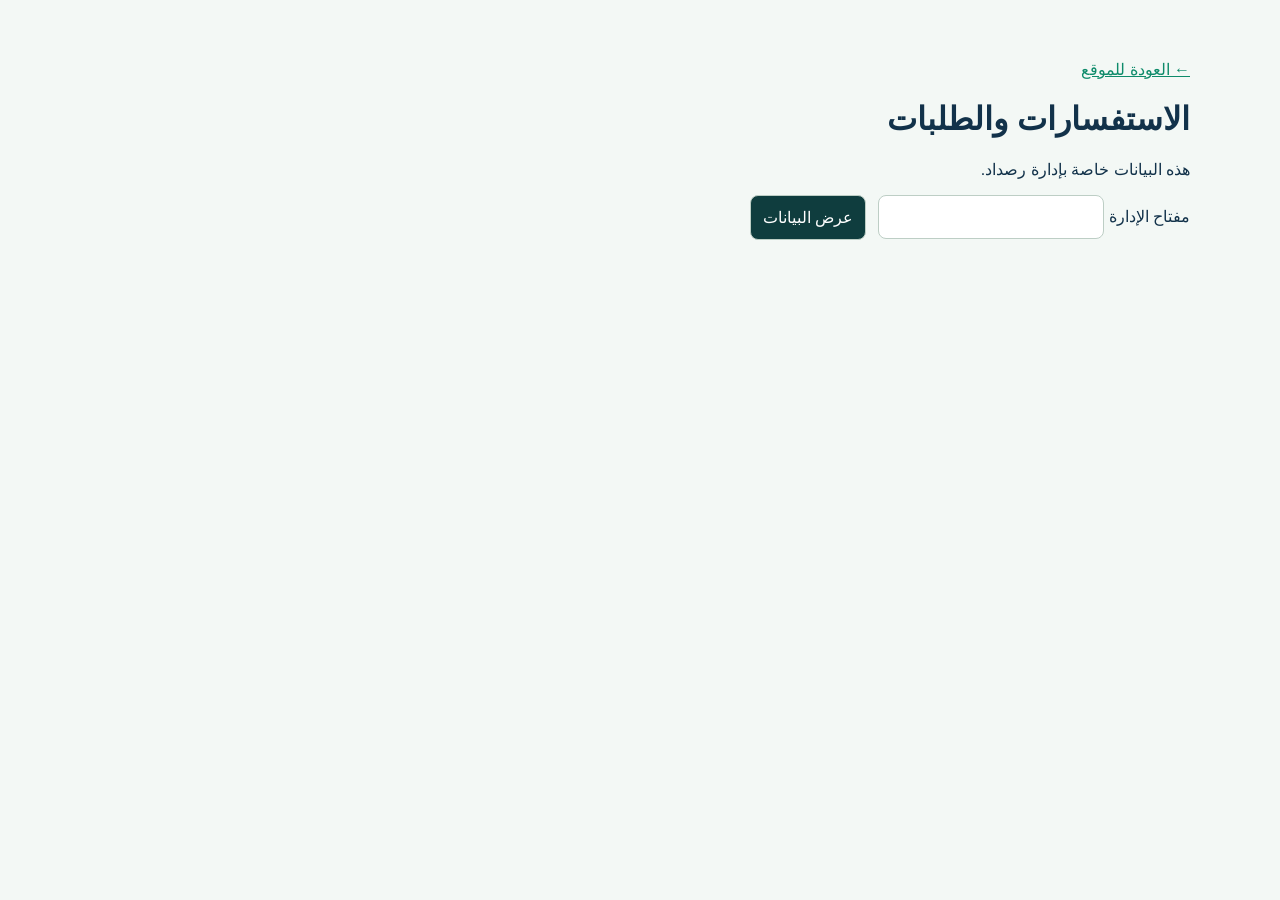
<file: admin.html>
<!doctype html><html lang="ar" dir="rtl"><head><meta charset="utf-8"><meta name="viewport" content="width=device-width,initial-scale=1"><meta name="robots" content="noindex,nofollow"><title>إدارة طلبات رصداد</title><style>body{font-family:Arial,sans-serif;max-width:1100px;margin:40px auto;padding:20px;background:#f3f8f5;color:#12324a}input,button,select{padding:12px;border:1px solid #bdcec5;border-radius:8px;font:inherit}button{background:#0f3d3e;color:white;cursor:pointer}article{background:white;padding:24px;border-radius:16px;margin:16px 0;overflow-wrap:anywhere}dd{white-space:pre-wrap;margin-bottom:16px}dt{font-weight:bold}form{display:flex;gap:12px;flex-wrap:wrap}input{max-width:100%;box-sizing:border-box}a{color:#0e8b6a}</style></head><body><a href="index.html">← العودة للموقع</a><h1>الاستفسارات والطلبات</h1><p>هذه البيانات خاصة بإدارة رصداد.</p><form id="login"><label>مفتاح الإدارة <input type="password" id="key" required autocomplete="current-password"></label><button>عرض البيانات</button></form><p role="status" id="status"></p><div id="panel" hidden><label>عرض <select id="filter"><option value="all">الكل</option><option value="inquiry">الاستفسارات</option><option value="request">الطلبات</option></select></label> <button id="logout">إغلاق البيانات</button><p id="counts"></p><div id="leads"></div></div><script>
let leads=[];
const labels={name:'الاسم',phone:'الجوال',email:'البريد',entity:'الجهة',type:'نوع المشروع',date:'موعد التنفيذ',description:'وصف الطلب',features:'الخصائص',message:'الاستفسار'};
function render(){const target=document.getElementById('leads');target.replaceChildren();document.getElementById('counts').textContent=`الطلبات: ${leads.filter(x=>x.kind==='request').length} — الاستفسارات: ${leads.filter(x=>x.kind==='inquiry').length}`;const rows=leads.filter(x=>filter.value==='all'||x.kind===filter.value);if(!rows.length)target.textContent='لا توجد بيانات لعرضها.';rows.forEach(row=>{const card=document.createElement('article'),title=document.createElement('h2'),details=document.createElement('dl');title.textContent=`${row.kind==='request'?'طلب':'استفسار'} #${row.id} — ${new Date(row.created).toLocaleString('ar-SA')}`;Object.entries(labels).forEach(([key,label])=>{if(!row.data[key])return;const dt=document.createElement('dt'),dd=document.createElement('dd');dt.textContent=label;dd.textContent=row.data[key];details.append(dt,dd);});card.append(title,details);target.append(card);});}
const filter=document.getElementById('filter');filter.addEventListener('change',render);
document.getElementById('login').addEventListener('submit',async event=>{event.preventDefault();const status=document.getElementById('status');try{const response=await fetch('/api/admin',{headers:{Authorization:'Bearer '+document.getElementById('key').value},cache:'no-store'});if(!response.ok)throw new Error();leads=(await response.json()).leads;document.getElementById('panel').hidden=false;document.getElementById('key').value='';status.textContent='تم تحميل البيانات.';render();}catch{leads=[];document.getElementById('panel').hidden=true;document.getElementById('leads').replaceChildren();status.textContent='تعذر الوصول. تحقق من مفتاح الإدارة واتصال الخادم.';}});
document.getElementById('logout').addEventListener('click',()=>{leads=[];document.getElementById('leads').replaceChildren();document.getElementById('panel').hidden=true;document.getElementById('status').textContent='تم إغلاق البيانات.';});
</script></body></html>
</file>
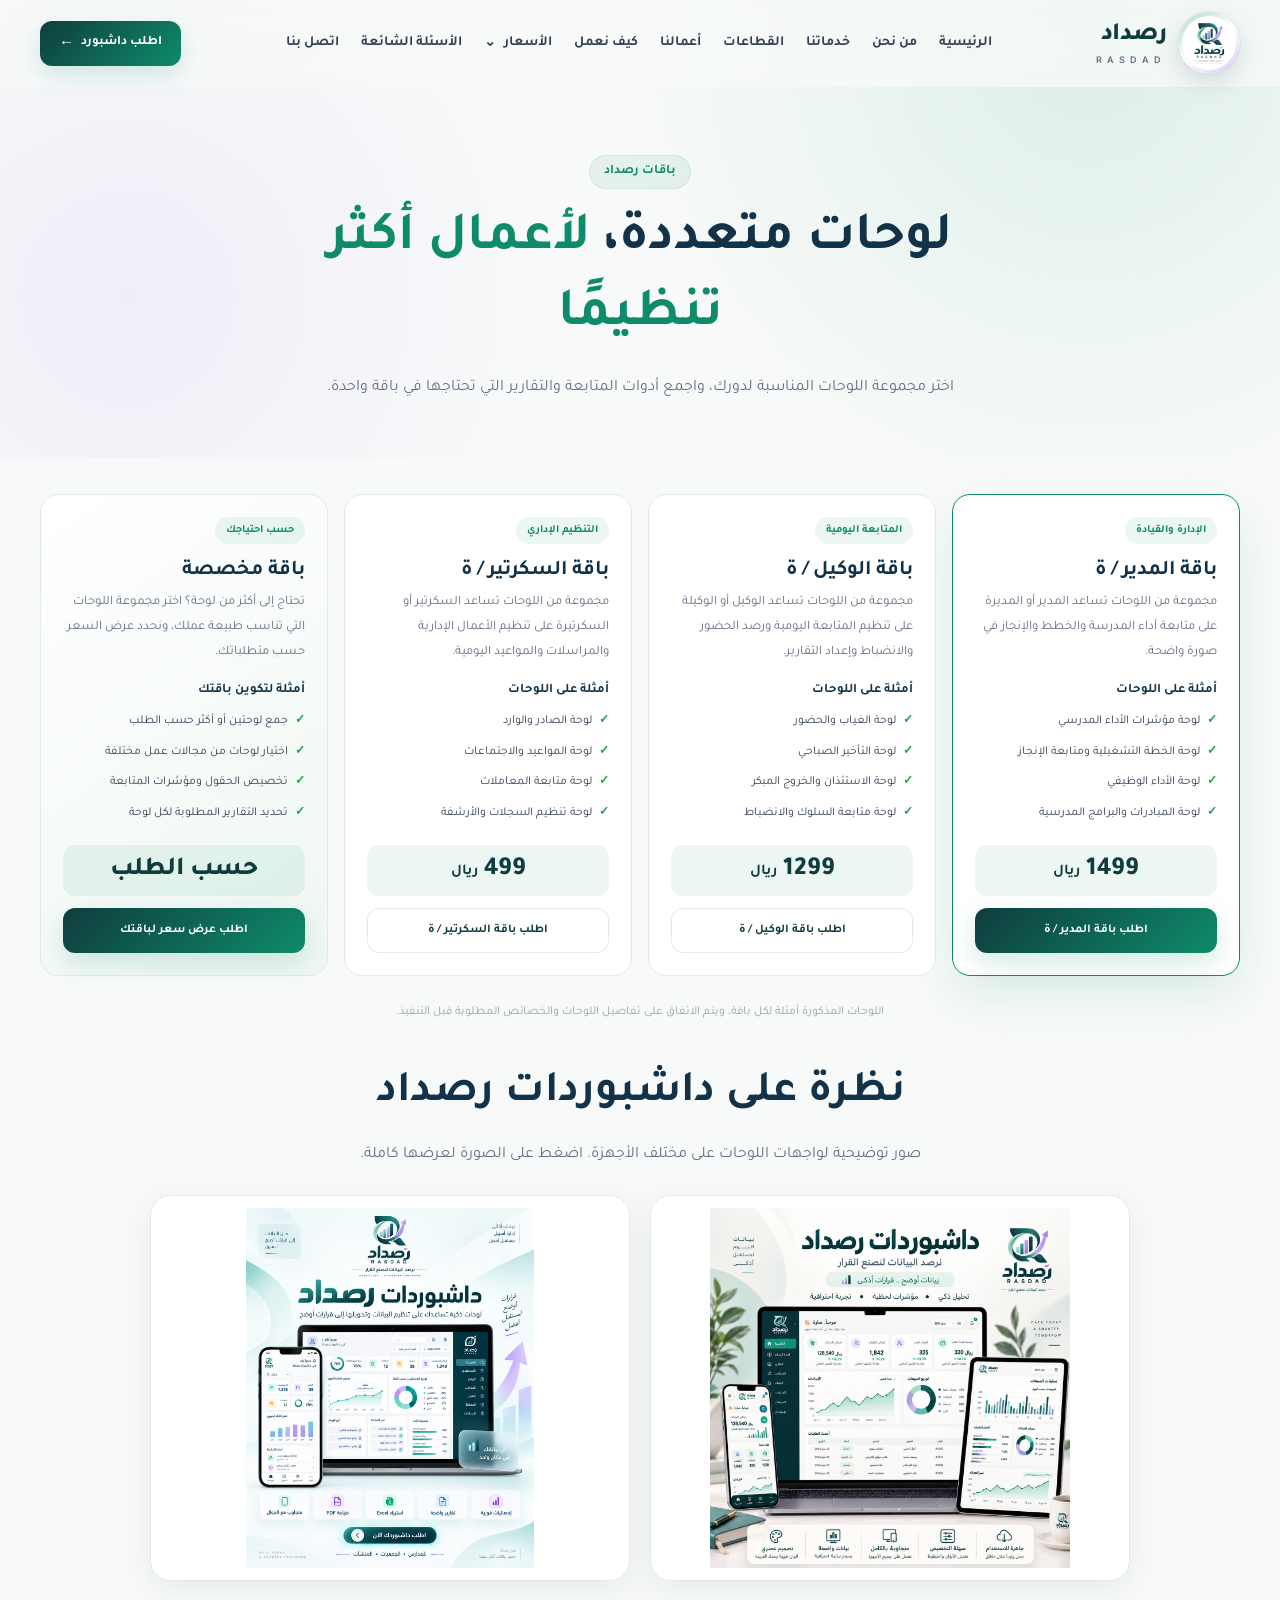
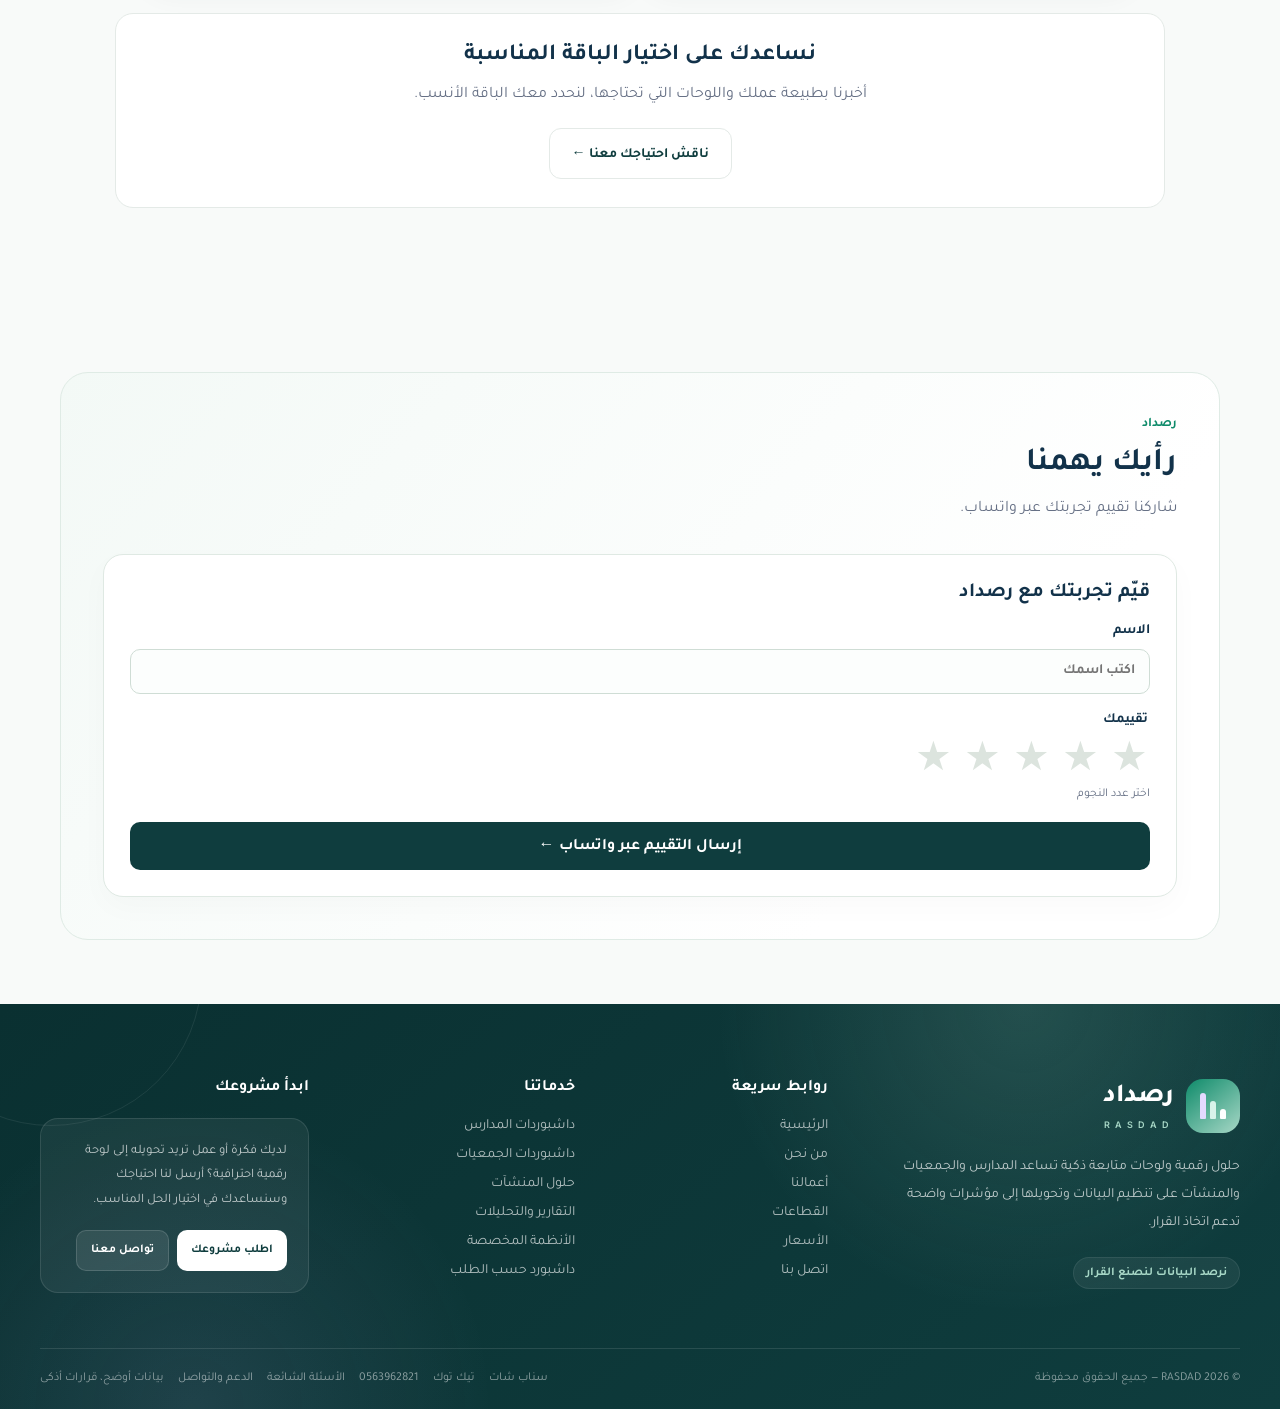
<file: packages.html>
<!DOCTYPE html>
<html lang="ar" dir="rtl">
<head>
<script src="media/components.js"></script>
    <meta charset="UTF-8">
    <meta name="viewport" content="width=device-width, initial-scale=1.0">
    <meta name="theme-color" content="#0F3D3E">
    <meta name="description" content="باقات رصداد للمدير والوكيل والسكرتير، ومجموعة لوحات مخصصة حسب احتياجك.">
    <title>الباقات | رصداد RASDAD</title>
    <link rel="stylesheet" href="media/dashboard-gallery.css">
    <link rel="preconnect" href="https://fonts.googleapis.com">
    <link rel="preconnect" href="https://fonts.gstatic.com" crossorigin>
    <link href="https://fonts.googleapis.com/css2?family=Inter:wght@400;500;600;700;800&family=Tajawal:wght@400;500;600;700;800&display=swap" rel="stylesheet">
    <style>

/* =========================================================
   RASDAD DESIGN SYSTEM
========================================================= */

:root {

    --rasdad-primary: #0F3D3E;
    --rasdad-secondary: #0E8B6A;
    --rasdad-mint: #A7D7C6;
    --rasdad-lavender: #C8B4F6;
    --rasdad-cream: #EDE9E3;

    --bg-main: #F8FAF9;
    --bg-section: #F2F6F4;
    --bg-card: #FFFFFF;

    --text-heading: #12324A;
    --text-primary: #344054;
    --text-secondary: #667085;
    --text-muted: #98A2B3;

    --border-color: #E4EAE7;

    --success: #16A34A;
    --warning: #F59E0B;
    --danger: #DC2626;
    --info: #2563EB;
    --pending: #7C3AED;

    --radius-sm: 8px;
    --radius-md: 12px;
    --radius-lg: 18px;
    --radius-xl: 24px;

    --shadow-card:
        0 8px 30px
        rgba(15, 61, 62, 0.08);

    --shadow-large:
        0 25px 70px
        rgba(15, 61, 62, 0.13);
}

/* =========================================================
   RESET
========================================================= */

* {
    box-sizing: border-box;
}

html {
    scroll-behavior: smooth;
    scroll-padding-top: 95px;
}

body {
    margin: 0;

    direction: rtl;

    font-family:
        "Tajawal",
        Arial,
        sans-serif;

    color: var(--text-primary);

    background: var(--bg-main);

    overflow-x: hidden;
}

body.loading {
    overflow: hidden;
}

button,
input,
textarea,
select {
    font: inherit;
}

button {
    cursor: pointer;
}

img,
svg {
    display: block;

    max-width: 100%;
}

a {
    color: inherit;
}

::selection {
    color: var(--rasdad-primary);

    background: var(--rasdad-mint);
}

:focus-visible {
    outline:
        3px solid
        rgba(14, 139, 106, 0.22);

    outline-offset: 3px;
}

/* =========================================================
   LOADER
========================================================= */

.page-loader {
    position: fixed;

    inset: 0;

    z-index: 20000;

    display: grid;
    place-items: center;

    background: #F8FAF9;

    transition:
        opacity 0.4s ease,
        visibility 0.4s ease;
}

.page-loader.hide {
    opacity: 0;
    visibility: hidden;
}

.loader-content {
    display: grid;
    place-items: center;

    gap: 14px;

    color: var(--rasdad-primary);
}

.loader-mark {
    width: 58px;
    height: 58px;

    border-radius: 18px;

    display: grid;
    place-items: center;

    position: relative;

    background:
        linear-gradient(
            135deg,
            var(--rasdad-primary),
            var(--rasdad-secondary)
        );

    animation:
        loaderFloat 1.2s ease-in-out infinite;
}

.loader-mark::before {
    content: "";

    width: 26px;
    height: 26px;

    border:
        4px solid rgba(255, 255, 255, 0.92);

    border-top-color:
        var(--rasdad-lavender);

    border-radius: 50%;

    animation:
        loaderSpin 0.8s linear infinite;
}

.loader-content strong {
    font-size: 21px;
}

.loader-content span {
    color: var(--text-muted);

    font-size: 12px;
}

@keyframes loaderSpin {
    to {
        transform: rotate(360deg);
    }
}

@keyframes loaderFloat {
    50% {
        transform: translateY(-4px);
    }
}

/* =========================================================
   GLOBAL
========================================================= */

.site-container {
    width:
        min(1200px, calc(100% - 32px));

    margin-inline: auto;
}

.section {
    padding:
        100px 0;
}

.section-alt {
    background:
        var(--bg-section);
}

.section-heading {
    max-width: 720px;

    margin:
        0 auto 48px;

    text-align: center;
}

.section-label {
    display: inline-flex;
    align-items: center;

    gap: 7px;

    padding:
        8px 14px;

    margin-bottom: 14px;

    border-radius: 50px;

    color: var(--rasdad-secondary);

    background:
        rgba(14, 139, 106, 0.08);

    border:
        1px solid
        rgba(14, 139, 106, 0.11);

    font-size: 13px;
    font-weight: 700;
}

.section-heading h2 {
    margin:
        0 0 14px;

    color:
        var(--text-heading);

    font-size:
        clamp(29px, 4vw, 44px);

    line-height: 1.35;
}

.section-heading p {
    margin: 0;

    color:
        var(--text-secondary);

    font-size: 16px;

    line-height: 2;
}

/* =========================================================
   BUTTONS
========================================================= */

.btn {
    min-height: 51px;

    padding-inline: 22px;

    border: none;

    border-radius:
        var(--radius-md);

    display: inline-flex;
    align-items: center;
    justify-content: center;

    gap: 8px;

    text-decoration: none;

    font-size: 14px;
    font-weight: 700;

    transition:
        transform 0.22s ease,
        box-shadow 0.22s ease,
        border-color 0.22s ease,
        color 0.22s ease;
}

.btn-primary {
    color: #FFFFFF;

    background:
        linear-gradient(
            135deg,
            var(--rasdad-primary),
            var(--rasdad-secondary)
        );

    box-shadow:
        0 10px 27px
        rgba(14, 139, 106, 0.18);
}

.btn-primary:hover {
    transform:
        translateY(-2px);

    box-shadow:
        0 15px 34px
        rgba(14, 139, 106, 0.24);
}

.btn-outline {
    color:
        var(--rasdad-primary);

    background: #FFFFFF;

    border:
        1px solid
        var(--border-color);
}

.btn-outline:hover {
    color:
        var(--rasdad-secondary);

    border-color:
        var(--rasdad-secondary);

    transform:
        translateY(-2px);
}

.btn-full {
    width: 100%;
}

/* =========================================================
   HERO
========================================================= */

.hero {
    min-height: 820px;

    padding:
        150px 0 85px;

    display: flex;
    align-items: center;

    position: relative;

    overflow: hidden;

    background:
        radial-gradient(
            circle at 88% 12%,
            rgba(167, 215, 198, 0.32),
            transparent 30%
        ),
        radial-gradient(
            circle at 8% 40%,
            rgba(200, 180, 246, 0.18),
            transparent 30%
        ),
        linear-gradient(
            180deg,
            #FCFEFD,
            #F8FAF9
        );
}

.hero::before {
    content: "";

    width: 570px;
    height: 570px;

    border-radius: 50%;

    position: absolute;

    top: -290px;
    left: -170px;

    border:
        1px solid
        rgba(14, 139, 106, 0.08);
}

.hero::after {
    content: "";

    width: 260px;
    height: 260px;

    position: absolute;

    right: -140px;
    bottom: 20px;

    border-radius: 45px;

    transform: rotate(30deg);

    background:
        linear-gradient(
            140deg,
            rgba(167, 215, 198, 0.12),
            rgba(200, 180, 246, 0.08)
        );
}

.hero-grid {
    display: grid;

    grid-template-columns:
        0.92fr 1.08fr;

    align-items: center;

    gap: 68px;

    position: relative;

    z-index: 2;
}

.hero-badge {
    width: fit-content;

    display: inline-flex;
    align-items: center;

    gap: 8px;

    margin-bottom: 20px;

    padding:
        9px 15px;

    border-radius: 50px;

    color:
        var(--rasdad-secondary);

    background: #FFFFFF;

    border:
        1px solid
        var(--border-color);

    box-shadow:
        var(--shadow-card);

    font-size: 13px;
    font-weight: 700;
}

.hero h1 {
    margin:
        0 0 22px;

    color:
        var(--text-heading);

    font-size:
        clamp(43px, 6vw, 68px);

    line-height: 1.25;

    letter-spacing: -2px;
}

.hero h1 span {
    color:
        var(--rasdad-secondary);
}

.hero-description {
    max-width: 600px;

    margin:
        0 0 28px;

    color:
        var(--text-secondary);

    font-size: 18px;

    line-height: 2;
}

.hero-actions {
    display: flex;
    flex-wrap: wrap;

    gap: 11px;
}

.hero-points {
    margin-top: 28px;

    display: flex;
    flex-wrap: wrap;

    gap: 17px;

    color:
        var(--text-secondary);

    font-size: 13px;
}

.hero-points span {
    display: inline-flex;
    align-items: center;

    gap: 6px;
}

.hero-points span::before {
    content: "✓";

    width: 20px;
    height: 20px;

    display: grid;
    place-items: center;

    border-radius: 50%;

    color:
        var(--rasdad-secondary);

    background:
        rgba(14, 139, 106, 0.09);

    font-weight: 800;
}

/* =========================================================
   HERO DASHBOARD
========================================================= */

.dashboard-device {
    padding: 12px;

    border-radius: 26px;

    background:
        linear-gradient(
            145deg,
            #173D3E,
            #072B2C
        );

    box-shadow:
        var(--shadow-large);

    transform:
        perspective(1200px)
        rotateY(-3deg)
        rotateX(1deg);

    transition:
        transform 0.35s ease;
}

.dashboard-device:hover {
    transform:
        perspective(1200px)
        rotateY(0)
        rotateX(0)
        translateY(-5px);
}

.dashboard-screen {
    min-height: 520px;

    overflow: hidden;

    display: grid;

    grid-template-columns:
        115px 1fr;

    border-radius: 18px;

    background:
        #F7FAF9;
}

.demo-sidebar {
    padding:
        22px 13px;

    color: #FFFFFF;

    background:
        linear-gradient(
            180deg,
            #0F3D3E,
            #0A3031
        );
}

.demo-logo {
    margin-bottom: 30px;

    text-align: center;

    font-size: 18px;
    font-weight: 800;
}

.demo-logo small {
    display: block;

    margin-top: 5px;

    color:
        rgba(255, 255, 255, 0.58);

    font-family: "Inter";

    font-size: 6px;

    letter-spacing: 3px;
}

.demo-menu {
    display: grid;

    gap: 7px;
}

.demo-menu span {
    min-height: 34px;

    padding-inline: 8px;

    display: flex;
    align-items: center;

    border-radius: 9px;

    color:
        rgba(255, 255, 255, 0.69);

    background:
        rgba(255, 255, 255, 0.035);

    font-size: 9px;
}

.demo-menu span:first-child {
    color: #FFFFFF;

    background:
        rgba(167, 215, 198, 0.17);
}

.demo-main {
    padding: 18px;
}

.demo-topbar {
    display: flex;
    align-items: center;
    justify-content: space-between;

    gap: 15px;

    margin-bottom: 15px;
}

.demo-welcome strong {
    display: block;

    color:
        var(--text-heading);

    font-size: 13px;
}

.demo-welcome small {
    display: block;

    margin-top: 4px;

    color:
        var(--text-muted);

    font-size: 7px;
}

.demo-search {
    width: 130px;
    height: 29px;

    border-radius: 8px;

    border:
        1px solid #EDF0EE;

    background: #FFFFFF;
}

.demo-stats {
    display: grid;

    grid-template-columns:
        repeat(4, 1fr);

    gap: 8px;

    margin-bottom: 10px;
}

.demo-stat {
    padding: 11px;

    border-radius: 11px;

    background: #FFFFFF;

    border:
        1px solid #EDF1EF;
}

.demo-stat span {
    display: block;

    color:
        var(--text-muted);

    font-size: 7px;
}

.demo-stat strong {
    display: block;

    margin-top: 5px;

    color:
        var(--text-heading);

    font-family:
        "Inter",
        "Tajawal";

    font-size: 16px;
}

.demo-stat em {
    display: block;

    margin-top: 4px;

    color:
        var(--success);

    font-size: 6px;
    font-style: normal;
}

.demo-chart-grid {
    display: grid;

    grid-template-columns:
        1.5fr 0.9fr;

    gap: 9px;
}

.demo-card {
    min-height: 176px;

    padding: 11px;

    border-radius: 12px;

    background: #FFFFFF;

    border:
        1px solid #EDF1EF;
}

.demo-card-title {
    color:
        var(--text-heading);

    font-size: 8px;
    font-weight: 700;
}

.line-visual {
    height: 120px;

    margin-top: 15px;

    position: relative;

    overflow: hidden;

    border-radius: 9px;

    background:
        repeating-linear-gradient(
            to bottom,
            #FFFFFF,
            #FFFFFF 24px,
            #F2F4F3 25px
        );
}

.line-visual svg {
    width: 100%;
    height: 100%;
}

.bar-visual {
    height: 120px;

    margin-top: 15px;

    display: flex;
    align-items: flex-end;
    justify-content: center;

    gap: 7px;
}

.bar-visual span {
    width: 12px;

    border-radius:
        5px 5px 2px 2px;

    background:
        linear-gradient(
            180deg,
            var(--rasdad-lavender),
            var(--rasdad-secondary)
        );
}

.bar-visual span:nth-child(1) {
    height: 42%;
}

.bar-visual span:nth-child(2) {
    height: 60%;
}

.bar-visual span:nth-child(3) {
    height: 50%;
}

.bar-visual span:nth-child(4) {
    height: 82%;
}

.bar-visual span:nth-child(5) {
    height: 68%;
}

.bar-visual span:nth-child(6) {
    height: 90%;
}

/* =========================================================
   ABOUT
========================================================= */

.about-grid {
    display: grid;

    grid-template-columns:
        1fr 1fr;

    gap: 70px;

    align-items: center;
}

.about-copy h2 {
    margin:
        0 0 17px;

    color:
        var(--text-heading);

    font-size:
        clamp(31px, 4vw, 44px);
}

.about-copy p {
    margin: 0;

    color:
        var(--text-secondary);

    font-size: 17px;

    line-height: 2.1;
}

.about-values {
    display: grid;

    grid-template-columns:
        1fr 1fr;

    gap: 14px;
}

.value-card {
    padding: 23px;

    border:
        1px solid
        var(--border-color);

    border-radius:
        var(--radius-lg);

    background:
        var(--bg-card);

    transition:
        transform 0.25s ease,
        box-shadow 0.25s ease;
}

.value-card:hover {
    transform:
        translateY(-5px);

    box-shadow:
        var(--shadow-card);
}

.value-icon,
.service-icon,
.sector-icon {
    width: 48px;
    height: 48px;

    display: grid;
    place-items: center;

    border-radius: 14px;

    color:
        var(--rasdad-primary);

    background:
        linear-gradient(
            140deg,
            rgba(167, 215, 198, 0.27),
            rgba(200, 180, 246, 0.14)
        );

    font-size: 21px;
}

.value-card h3 {
    margin:
        13px 0 5px;

    color:
        var(--text-heading);

    font-size: 16px;
}

.value-card p {
    margin: 0;

    color:
        var(--text-muted);

    font-size: 12px;

    line-height: 1.8;
}

/* =========================================================
   SECTORS
========================================================= */

.sectors-grid {
    display: grid;

    grid-template-columns:
        repeat(4, minmax(0, 1fr));

    gap: 17px;
}

.sector-card {
    position: relative;

    overflow: hidden;

    padding: 27px;

    border:
        1px solid
        var(--border-color);

    border-radius:
        var(--radius-lg);

    background:
        var(--bg-card);

    transition:
        transform 0.3s ease,
        box-shadow 0.3s ease,
        border-color 0.3s ease;
}

.sector-card::before {
    content: "";

    position: absolute;

    top: 0;
    right: 0;
    left: 0;

    height: 4px;

    background:
        linear-gradient(
            90deg,
            var(--rasdad-secondary),
            var(--rasdad-mint),
            var(--rasdad-lavender)
        );
}

.sector-card:hover {
    transform:
        translateY(-7px);

    border-color:
        var(--rasdad-mint);

    box-shadow:
        var(--shadow-card);
}

.sector-card h3 {
    margin:
        17px 0 9px;

    color:
        var(--text-heading);

    font-size: 18px;
}

.sector-card > p {
    min-height: 82px;

    margin: 0;

    color:
        var(--text-secondary);

    font-size: 13px;

    line-height: 1.9;
}

.tag-list {
    margin:
        18px 0 21px;

    display: flex;
    flex-wrap: wrap;

    gap: 6px;
}

.tag-list span {
    padding:
        6px 9px;

    border-radius: 50px;

    color:
        var(--text-secondary);

    background:
        #F4F7F6;

    font-size: 10px;
}

.text-link {
    color:
        var(--rasdad-secondary);

    text-decoration: none;

    font-size: 13px;
    font-weight: 700;
}

/* =========================================================
   FEATURES
========================================================= */

.features-grid {
    display: grid;

    grid-template-columns:
        repeat(5, minmax(0, 1fr));

    gap: 13px;
}

.feature-card {
    padding:
        22px 16px;

    text-align: center;

    border:
        1px solid
        var(--border-color);

    border-radius: 16px;

    background:
        var(--bg-card);

    transition:
        transform 0.24s ease,
        border-color 0.24s ease;
}

.feature-card:hover {
    transform:
        translateY(-5px);

    border-color:
        var(--rasdad-mint);
}

.feature-icon {
    width: 43px;
    height: 43px;

    margin:
        0 auto 12px;

    display: grid;
    place-items: center;

    border-radius: 13px;

    color:
        var(--rasdad-primary);

    background:
        rgba(14, 139, 106, 0.075);

    font-size: 19px;
}

.feature-card strong {
    display: block;

    color:
        var(--text-heading);

    font-size: 13px;
}

/* =========================================================
   PORTFOLIO
========================================================= */

.portfolio-filters {
    display: flex;
    align-items: center;
    justify-content: center;

    gap: 7px;

    flex-wrap: wrap;

    margin-bottom: 30px;
}

.filter-btn {
    min-height: 39px;

    padding-inline: 15px;

    border:
        1px solid
        var(--border-color);

    border-radius: 50px;

    color:
        var(--text-secondary);

    background: #FFFFFF;

    font-size: 12px;
    font-weight: 600;

    transition:
        background 0.2s ease,
        color 0.2s ease,
        border-color 0.2s ease;
}

.filter-btn:hover,
.filter-btn.active {
    color: #FFFFFF;

    background:
        var(--rasdad-primary);

    border-color:
        var(--rasdad-primary);
}

.portfolio-grid {
    display: grid;

    grid-template-columns:
        repeat(2, 1fr);

    gap: 20px;
}

.portfolio-card {
    overflow: hidden;

    border:
        1px solid
        var(--border-color);

    border-radius: 22px;

    background: #FFFFFF;

    transition:
        transform 0.3s ease,
        box-shadow 0.3s ease;
}

.portfolio-card.hidden {
    display: none;
}

.portfolio-card:hover {
    transform:
        translateY(-5px);

    box-shadow:
        var(--shadow-card);
}

.portfolio-preview {
    min-height: 265px;

    padding: 25px;

    display: flex;
    align-items: center;
    justify-content: center;

    background:
        radial-gradient(
            circle at 20% 20%,
            rgba(200, 180, 246, 0.20),
            transparent 30%
        ),
        linear-gradient(
            145deg,
            #F7FBFA,
            #EDF6F3
        );
}

.portfolio-dashboard {
    width: 95%;
    height: 210px;

    overflow: hidden;

    display: grid;

    grid-template-columns:
        70px 1fr;

    border-radius: 15px;

    background: #FFFFFF;

    box-shadow:
        0 18px 40px
        rgba(15, 61, 62, 0.13);
}

.portfolio-side {
    padding-top: 14px;

    background:
        var(--rasdad-primary);
}

.portfolio-side::before {
    content: "";

    width: 28px;
    height: 28px;

    margin-inline: auto;

    display: block;

    border-radius: 9px;

    background:
        linear-gradient(
            140deg,
            var(--rasdad-mint),
            var(--rasdad-lavender)
        );
}

.portfolio-side::after {
    content: "";

    width: 38px;
    height: 8px;

    margin:
        20px auto 0;

    display: block;

    border-radius: 5px;

    background:
        rgba(255, 255, 255, 0.17);

    box-shadow:
        0 18px 0
        rgba(255, 255, 255, 0.08),
        0 36px 0
        rgba(255, 255, 255, 0.08),
        0 54px 0
        rgba(255, 255, 255, 0.08);
}

.portfolio-main {
    padding: 15px;
}

.portfolio-mini-stats {
    display: grid;

    grid-template-columns:
        repeat(3, 1fr);

    gap: 7px;
}

.portfolio-mini-stats span {
    height: 39px;

    border:
        1px solid #EDF1EF;

    border-radius: 8px;

    background: #FFFFFF;
}

.portfolio-chart {
    height: 103px;

    margin-top: 10px;

    position: relative;

    overflow: hidden;

    border:
        1px solid #EDF1EF;

    border-radius: 9px;

    background:
        repeating-linear-gradient(
            to bottom,
            #FFFFFF,
            #FFFFFF 23px,
            #F2F4F3 24px
        );
}

.portfolio-chart::after {
    content: "";

    width: 75%;
    height: 50%;

    position: absolute;

    right: 12%;
    bottom: 22%;

    border-top:
        3px solid
        var(--rasdad-secondary);

    border-radius: 50%;

    transform:
        rotate(-8deg);
}

.portfolio-content {
    padding: 23px;
}

.portfolio-category {
    display: inline-flex;

    color:
        var(--rasdad-secondary);

    font-size: 11px;
    font-weight: 700;
}

.portfolio-content h3 {
    margin:
        7px 0;

    color:
        var(--text-heading);

    font-size: 20px;
}

.portfolio-content p {
    margin: 0;

    color:
        var(--text-secondary);

    font-size: 13px;

    line-height: 1.9;
}

.portfolio-tags {
    margin-top: 17px;

    display: flex;
    flex-wrap: wrap;

    gap: 6px;
}

.portfolio-tags span {
    padding:
        6px 9px;

    border-radius: 50px;

    color:
        var(--text-muted);

    background:
        #F5F7F6;

    font-size: 10px;
}

/* =========================================================
   PROCESS
========================================================= */

.process-grid {
    display: grid;

    grid-template-columns:
        repeat(6, 1fr);

    gap: 10px;
}

.process-card {
    padding:
        22px 16px;

    border:
        1px solid
        var(--border-color);

    border-radius: 17px;

    background: #FFFFFF;

    position: relative;
}

.process-number {
    width: 36px;
    height: 36px;

    display: grid;
    place-items: center;

    margin-bottom: 14px;

    border-radius: 11px;

    color: #FFFFFF;

    background:
        var(--rasdad-primary);

    font-family:
        "Inter";

    font-weight: 700;
}

.process-card h3 {
    margin:
        0 0 7px;

    color:
        var(--text-heading);

    font-size: 14px;
}

.process-card p {
    margin: 0;

    color:
        var(--text-muted);

    font-size: 11px;

    line-height: 1.8;
}

/* =========================================================
   DASHBOARD FEATURES SHOWCASE
========================================================= */

.dashboard-showcase {
    display: grid;

    grid-template-columns:
        0.85fr 1.3fr 0.85fr;

    align-items: center;

    gap: 28px;
}

.showcase-list {
    display: grid;

    gap: 13px;
}

.showcase-item {
    padding: 16px;

    border:
        1px solid
        var(--border-color);

    border-radius: 15px;

    background: #FFFFFF;

    display: flex;
    align-items: center;

    gap: 11px;
}

.showcase-item-icon {
    width: 38px;
    height: 38px;

    flex: 0 0 38px;

    display: grid;
    place-items: center;

    border-radius: 11px;

    color:
        var(--rasdad-secondary);

    background:
        rgba(14, 139, 106, 0.08);
}

.showcase-item strong {
    display: block;

    color:
        var(--text-heading);

    font-size: 13px;
}

.showcase-item span {
    display: block;

    margin-top: 3px;

    color:
        var(--text-muted);

    font-size: 10px;
}

.showcase-dashboard {
    padding: 12px;

    border-radius: 24px;

    background:
        #0F3D3E;

    box-shadow:
        var(--shadow-large);
}

/* =========================================================
   SERVICES
========================================================= */

.services-grid {
    display: grid;

    grid-template-columns:
        repeat(4, 1fr);

    gap: 14px;
}

.service-card {
    padding: 25px;

    border:
        1px solid
        var(--border-color);

    border-radius: 18px;

    background: #FFFFFF;

    transition:
        transform 0.25s ease,
        border-color 0.25s ease;
}

.service-card:hover {
    transform:
        translateY(-5px);

    border-color:
        var(--rasdad-mint);
}

.service-card h3 {
    margin:
        15px 0 7px;

    color:
        var(--text-heading);

    font-size: 15px;
}

.service-card p {
    margin: 0;

    color:
        var(--text-muted);

    font-size: 12px;

    line-height: 1.8;
}

/* =========================================================
   PRICING
========================================================= */

.pricing-grid {
    max-width: 980px;

    margin-inline: auto;

    display: grid;

    grid-template-columns:
        repeat(3, 1fr);

    gap: 20px;
}

.price-card {
    padding: 30px;

    position: relative;

    border:
        1px solid
        var(--border-color);

    border-radius: 23px;

    background: #FFFFFF;
}

.price-card.featured {
    border-color:
        var(--rasdad-secondary);

    box-shadow:
        0 20px 50px
        rgba(14, 139, 106, 0.12);
}

.price-popular {
    position: absolute;

    top: 16px;
    left: 16px;

    padding:
        6px 9px;

    border-radius: 50px;

    color: #FFFFFF;

    background:
        var(--rasdad-secondary);

    font-size: 9px;
    font-weight: 700;
}

.price-label {
    display: inline-flex;

    padding:
        7px 11px;

    border-radius: 50px;

    color:
        var(--rasdad-secondary);

    background:
        rgba(14, 139, 106, 0.08);

    font-size: 11px;
    font-weight: 700;
}

.price-card h3 {
    margin:
        16px 0 7px;

    color:
        var(--text-heading);

    font-size: 23px;
}

.price-card > p {
    min-height: 74px;

    margin: 0;

    color:
        var(--text-secondary);

    font-size: 13px;

    line-height: 1.9;
}

.price-amount {
    display: block;
    padding: 12px;
    border-radius: 12px;
    color: var(--rasdad-primary);
    background: rgba(14, 139, 106, 0.08);
    font-size: 24px;
    font-weight: 800;
    text-align: center;
}

.price-features {
    margin:
        23px 0;

    padding: 0;

    list-style: none;

    display: grid;

    gap: 12px;
}

.price-features li {
    color:
        var(--text-primary);

    font-size: 13px;
}

.price-features li::before {
    content: "✓";

    margin-left: 7px;

    color:
        var(--success);

    font-weight: 800;
}

.price-note {
    max-width: 740px;

    margin:
        25px auto 0;

    text-align: center;

    color:
        var(--text-muted);

    font-size: 12px;

    line-height: 1.9;
}

/* =========================================================
   PROJECT REQUEST
========================================================= */

.request-shell {
    padding: 56px;

    display: grid;

    grid-template-columns:
        0.8fr 1.2fr;

    gap: 55px;

    border-radius: 30px;

    color: #FFFFFF;

    background:
        radial-gradient(
            circle at 10% 10%,
            rgba(200, 180, 246, 0.13),
            transparent 30%
        ),
        linear-gradient(
            135deg,
            var(--rasdad-primary),
            #075455
        );
}

.request-copy h2 {
    margin:
        0 0 15px;

    font-size:
        clamp(31px, 4vw, 42px);

    line-height: 1.4;
}

.request-copy > p {
    margin: 0;

    color:
        rgba(255, 255, 255, 0.72);

    line-height: 2;
}

.request-benefits {
    margin-top: 28px;

    display: grid;

    gap: 12px;
}

.request-benefits span {
    color:
        rgba(255, 255, 255, 0.82);

    font-size: 13px;
}

.request-benefits span::before {
    content: "✓";

    margin-left: 7px;

    color:
        var(--rasdad-mint);
}

.request-form {
    padding: 28px;

    border-radius: 22px;

    color:
        var(--text-primary);

    background: #FFFFFF;
}

.form-grid {
    display: grid;

    grid-template-columns:
        1fr 1fr;

    gap: 13px;
}

.form-field {
    display: grid;

    gap: 7px;
}

.form-field.full {
    grid-column:
        1 / -1;
}

.form-field label {
    color:
        var(--text-heading);

    font-size: 12px;
    font-weight: 700;
}

.form-control {
    width: 100%;
    min-height: 46px;

    padding:
        0 13px;

    border:
        1px solid
        var(--border-color);

    border-radius: 10px;

    outline: none;

    color:
        var(--text-primary);

    background:
        #FCFDFC;

    transition:
        border-color 0.2s ease,
        box-shadow 0.2s ease;
}

textarea.form-control {
    min-height: 115px;

    padding-top: 12px;

    resize: vertical;
}

.form-control:focus {
    border-color:
        var(--rasdad-secondary);

    box-shadow:
        0 0 0 3px
        rgba(14, 139, 106, 0.08);
}

.form-actions {
    margin-top: 14px;

    display: flex;
    flex-wrap: wrap;

    gap: 9px;
}

.form-status {
    display: none;

    margin-top: 12px;

    padding:
        10px 12px;

    border-radius: 9px;

    font-size: 12px;

    line-height: 1.8;
}

.form-status.show {
    display: block;
}

.form-status.success {
    color: #067647;

    background:
        #ECFDF3;
}

.form-status.error {
    color: #B42318;

    background:
        #FEF3F2;
}

/* =========================================================
   FAQ
========================================================= */

.faq-list {
    max-width: 860px;

    margin-inline: auto;

    display: grid;

    gap: 10px;
}

.faq-item {
    overflow: hidden;

    border:
        1px solid
        var(--border-color);

    border-radius: 16px;

    background: #FFFFFF;
}

.faq-question {
    width: 100%;
    min-height: 68px;

    padding:
        0 21px;

    border: none;

    background: #FFFFFF;

    display: flex;
    align-items: center;
    justify-content: space-between;

    gap: 15px;

    color:
        var(--text-heading);

    text-align: right;

    font-weight: 700;
}

.faq-symbol {
    color:
        var(--rasdad-secondary);

    font-size: 23px;

    transition:
        transform 0.25s ease;
}

.faq-answer {
    max-height: 0;

    overflow: hidden;

    transition:
        max-height 0.3s ease;
}

.faq-answer p {
    margin: 0;

    padding:
        0 21px 20px;

    color:
        var(--text-secondary);

    font-size: 14px;

    line-height: 1.9;
}

.faq-item.open .faq-answer {
    max-height: 200px;
}

.faq-item.open .faq-symbol {
    transform:
        rotate(45deg);
}

/* =========================================================
   CONTACT
========================================================= */

.contact-grid {
    display: grid;

    grid-template-columns:
        0.8fr 1.2fr;

    gap: 28px;

    align-items: start;
}

.contact-cards {
    display: grid;

    gap: 13px;
}

.contact-card {
    padding: 23px;

    display: flex;
    align-items: center;

    gap: 13px;

    border:
        1px solid
        var(--border-color);

    border-radius: 17px;

    background: #FFFFFF;
}

.contact-icon {
    width: 47px;
    height: 47px;

    flex: 0 0 47px;

    display: grid;
    place-items: center;

    border-radius: 14px;

    color:
        var(--rasdad-secondary);

    background:
        rgba(14, 139, 106, 0.08);

    font-size: 20px;
}

.contact-card h3 {
    margin:
        0 0 4px;

    color:
        var(--text-heading);

    font-size: 14px;
}

.contact-card p {
    margin: 0;

    color:
        var(--text-muted);

    font-size: 12px;
}

.contact-form-card {
    padding: 28px;

    border:
        1px solid
        var(--border-color);

    border-radius: 22px;

    background: #FFFFFF;

    box-shadow:
        var(--shadow-card);
}

/* =========================================================
   WHATSAPP
========================================================= */

.whatsapp-floating {
    min-height: 54px;

    padding:
        0 18px;

    position: fixed;

    right: 22px;
    bottom: 23px;

    z-index: 965;

    display: flex;
    align-items: center;

    gap: 8px;

    border-radius: 50px;

    color: #FFFFFF;

    background:
        #16A34A;

    text-decoration: none;

    font-size: 13px;
    font-weight: 700;

    box-shadow:
        0 12px 30px
        rgba(22, 163, 74, 0.26);

    transition:
        transform 0.22s ease;
}

.whatsapp-floating:hover {
    transform:
        translateY(-3px);
}

/* =========================================================
   REVEAL
========================================================= */

.reveal {
    opacity: 0;

    transform:
        translateY(24px);

    transition:
        opacity 0.7s ease,
        transform 0.7s ease;
}

.reveal.visible {
    opacity: 1;

    transform:
        translateY(0);
}

/* =========================================================
   RESPONSIVE
========================================================= */

@media (max-width: 1080px) {

    .hero-grid,
    .about-grid {
        grid-template-columns: 1fr;
    }

    .hero-content {
        text-align: center;
    }

    .hero-badge {
        margin-inline: auto;
    }

    .hero-description {
        margin-inline: auto;
    }

    .hero-actions,
    .hero-points {
        justify-content: center;
    }

    .dashboard-device {
        max-width: 760px;

        margin-inline: auto;

        transform: none;
    }

    .sectors-grid {
        grid-template-columns:
            repeat(2, 1fr);
    }

    .features-grid {
        grid-template-columns:
            repeat(3, 1fr);
    }

    .process-grid {
        grid-template-columns:
            repeat(3, 1fr);
    }

    .dashboard-showcase {
        grid-template-columns:
            1fr;
    }

    .showcase-list {
        grid-template-columns:
            repeat(2, 1fr);
    }

    .services-grid {
        grid-template-columns:
            repeat(2, 1fr);
    }

    .request-shell {
        grid-template-columns: 1fr;
    }
}

@media (max-width: 800px) {

    .section {
        padding:
            75px 0;
    }

    .hero {
        min-height: auto;

        padding:
            125px 0 75px;
    }

    .hero h1 {
        letter-spacing: -1px;
    }

    .dashboard-screen {
        min-height: 440px;

        grid-template-columns:
            78px 1fr;
    }

    .demo-stats {
        grid-template-columns:
            repeat(2, 1fr);
    }

    .portfolio-grid {
        grid-template-columns: 1fr;
    }

    .pricing-grid {
        grid-template-columns: 1fr;

        max-width: 580px;
    }

    .contact-grid {
        grid-template-columns: 1fr;
    }

    .form-grid {
        grid-template-columns: 1fr;
    }

    .form-field.full {
        grid-column: auto;
    }
}

@media (max-width: 580px) {

    .site-container {
        width:
            min(100% - 22px, 1200px);
    }

    .hero h1 {
        font-size: 39px;
    }

    .hero-description {
        font-size: 15px;
    }

    .hero-actions .btn {
        width: 100%;
    }

    .dashboard-device {
        padding: 7px;
    }

    .dashboard-screen {
        grid-template-columns:
            56px 1fr;
    }

    .demo-sidebar {
        padding:
            13px 5px;
    }

    .demo-logo {
        font-size: 10px;
    }

    .demo-logo small {
        display: none;
    }

    .demo-menu span {
        font-size: 0;

        justify-content: center;
    }

    .demo-menu span::before {
        content: "•";

        font-size: 16px;
    }

    .demo-main {
        padding: 10px;
    }

    .demo-search {
        width: 70px;
    }

    .demo-stat strong {
        font-size: 12px;
    }

    .demo-chart-grid {
        grid-template-columns: 1fr;
    }

    .demo-card:last-child {
        display: none;
    }

    .about-values,
    .sectors-grid,
    .features-grid,
    .process-grid,
    .showcase-list,
    .services-grid {
        grid-template-columns: 1fr;
    }

    .request-shell {
        padding:
            32px 19px;

        border-radius: 22px;
    }

    .request-form,
    .contact-form-card {
        padding: 20px;
    }

    .whatsapp-floating {
        width: 53px;

        padding: 0;

        justify-content: center;
    }

    .whatsapp-floating span {
        display: none;
    }
}

@media (
    prefers-reduced-motion: reduce
) {
    *,
    *::before,
    *::after {
        scroll-behavior:
            auto !important;

        animation-duration:
            0.01ms !important;

        animation-iteration-count:
            1 !important;

        transition-duration:
            0.01ms !important;
    }
}

</style>
    <style>
        .packages-hero {
            padding: 155px 0 55px;
            background: radial-gradient(circle at 85% 10%, rgba(167,215,198,.32), transparent 40%), radial-gradient(circle at 10% 65%, rgba(200,180,246,.18), transparent 35%);
        }
        .packages-hero .section-heading { margin-bottom: 0; }
        .packages-hero h1 { color: var(--text-heading); font-size: clamp(34px, 5vw, 54px); margin: 0 0 18px; line-height: 1.4; }
        .packages-hero h1 span { color: var(--rasdad-secondary); }
        .packages-section { padding-top: 35px; }
        .packages-grid { max-width: 1200px; grid-template-columns: repeat(4, minmax(0, 1fr)); gap: 16px; }
        .package-card { display: flex; flex-direction: column; min-width: 0; padding: 22px; border-radius: 18px; }
        .package-card .price-label { align-self: flex-start; }
        .package-card h3 { font-size: 21px; margin: 14px 0 8px; }
        .package-card > p { min-height: 0; font-size: 13px; }
        .package-card h4 { color: var(--text-heading); font-size: 13px; margin: 18px 0 0; }
        .package-card .price-features { margin-top: 12px; margin-bottom: 20px; gap: 9px; }
        .package-card .price-features li { font-size: 12px; line-height: 1.8; }
        .package-card .btn { padding: 10px 12px; min-height: 45px; font-size: 12px; }
        .package-bottom { margin-top: auto; }
        .package-bottom .price-amount { margin-bottom: 12px; padding: 10px; font-size: 26px; }
        .package-bottom .price-amount small { font-size: 15px; font-weight: 600; }
        .package-custom { background: linear-gradient(145deg, #FFFFFF, #EFF7F3); }
        .package-help { max-width: 1050px; margin: 32px auto 0; padding: 28px; border: 1px solid var(--border-color); border-radius: 18px; text-align: center; background: #FFFFFF; }
        .package-help h2 { color: var(--text-heading); font-size: 23px; margin: 0 0 10px; }
        .package-help p { color: var(--text-secondary); line-height: 1.9; margin: 0 0 18px; }
        @media (max-width: 1080px) { .packages-grid { grid-template-columns: repeat(2, minmax(0, 1fr)); } }
        @media (max-width: 580px) { .packages-grid { grid-template-columns: 1fr; } .packages-hero { padding-top: 125px; } }
    </style>
</head>
<body>
    <div id="header-placeholder"></div>
    <main>
        <section class="packages-hero">
            <div class="site-container">
                <div class="section-heading">
                    <span class="section-label">باقات رصداد</span>
                    <h1>لوحات متعددة، <span>لأعمال أكثر تنظيمًا</span></h1>
                    <p>اختر مجموعة اللوحات المناسبة لدورك، واجمع أدوات المتابعة والتقارير التي تحتاجها في باقة واحدة.</p>
                </div>
            </div>
        </section>
        <section class="section packages-section" aria-label="الباقات المتاحة">
            <div class="site-container">
                <div class="pricing-grid packages-grid">
                    <article class="price-card featured package-card">
                        <span class="price-label">الإدارة والقيادة</span>
                        <h3>باقة المدير / ة</h3>
                        <p>مجموعة من اللوحات تساعد المدير أو المديرة على متابعة أداء المدرسة والخطط والإنجاز في صورة واضحة.</p>
                        <h4>أمثلة على اللوحات</h4>
                        <ul class="price-features">
                            <li>لوحة مؤشرات الأداء المدرسي</li>
                            <li>لوحة الخطة التشغيلية ومتابعة الإنجاز</li>
                            <li>لوحة الأداء الوظيفي</li>
                            <li>لوحة المبادرات والبرامج المدرسية</li>
                        </ul>
                        <div class="package-bottom">
                            <strong class="price-amount">1499 <small>ريال</small></strong>
                            <a class="btn btn-primary btn-full" href="index.html#project-request">اطلب باقة المدير / ة</a>
                        </div>
                    </article>
                    <article class="price-card package-card">
                        <span class="price-label">المتابعة اليومية</span>
                        <h3>باقة الوكيل / ة</h3>
                        <p>مجموعة من اللوحات تساعد الوكيل أو الوكيلة على تنظيم المتابعة اليومية ورصد الحضور والانضباط وإعداد التقارير.</p>
                        <h4>أمثلة على اللوحات</h4>
                        <ul class="price-features">
                            <li>لوحة الغياب والحضور</li>
                            <li>لوحة التأخير الصباحي</li>
                            <li>لوحة الاستئذان والخروج المبكر</li>
                            <li>لوحة متابعة السلوك والانضباط</li>
                        </ul>
                        <div class="package-bottom">
                            <strong class="price-amount">1299 <small>ريال</small></strong>
                            <a class="btn btn-outline btn-full" href="index.html#project-request">اطلب باقة الوكيل / ة</a>
                        </div>
                    </article>
                    <article class="price-card package-card">
                        <span class="price-label">التنظيم الإداري</span>
                        <h3>باقة السكرتير / ة</h3>
                        <p>مجموعة من اللوحات تساعد السكرتير أو السكرتيرة على تنظيم الأعمال الإدارية والمراسلات والمواعيد اليومية.</p>
                        <h4>أمثلة على اللوحات</h4>
                        <ul class="price-features">
                            <li>لوحة الصادر والوارد</li>
                            <li>لوحة المواعيد والاجتماعات</li>
                            <li>لوحة متابعة المعاملات</li>
                            <li>لوحة تنظيم السجلات والأرشفة</li>
                        </ul>
                        <div class="package-bottom">
                            <strong class="price-amount">499 <small>ريال</small></strong>
                            <a class="btn btn-outline btn-full" href="index.html#project-request">اطلب باقة السكرتير / ة</a>
                        </div>
                    </article>
                    <article class="price-card package-card package-custom">
                        <span class="price-label">حسب احتياجك</span>
                        <h3>باقة مخصصة</h3>
                        <p>تحتاج إلى أكثر من لوحة؟ اختر مجموعة اللوحات التي تناسب طبيعة عملك، ونحدد عرض السعر حسب متطلباتك.</p>
                        <h4>أمثلة لتكوين باقتك</h4>
                        <ul class="price-features">
                            <li>جمع لوحتين أو أكثر حسب الطلب</li>
                            <li>اختيار لوحات من مجالات عمل مختلفة</li>
                            <li>تخصيص الحقول ومؤشرات المتابعة</li>
                            <li>تحديد التقارير المطلوبة لكل لوحة</li>
                        </ul>
                        <div class="package-bottom">
                            <strong class="price-amount">حسب الطلب</strong>
                            <a class="btn btn-primary btn-full" href="index.html#project-request">اطلب عرض سعر لباقتك</a>
                        </div>
                    </article>
                </div>
                <p class="price-note">اللوحات المذكورة أمثلة لكل باقة، ويتم الاتفاق على تفاصيل اللوحات والخصائص المطلوبة قبل التنفيذ.</p>
                <div class="section-heading" style="margin-top: 42px; margin-bottom: 24px;">
                    <h2>نظرة على داشبوردات رصداد</h2>
                    <p>صور توضيحية لواجهات اللوحات على مختلف الأجهزة. اضغط على الصورة لعرضها كاملة.</p>
                </div>
                <div class="dashboard-gallery" aria-label="صور توضيحية لداشبوردات الباقات">
                    <a href="media/p1.png" target="_blank" rel="noopener" aria-label="عرض صورة الداشبورد على الأجهزة بحجم كامل">
                        <img src="media/p1.png" alt="داشبورد رصداد على الكمبيوتر والجوال والجهاز اللوحي" loading="lazy" decoding="async">
                    </a>
                    <a href="media/p2.png" target="_blank" rel="noopener" aria-label="عرض صورة مؤشرات وتقارير رصداد بحجم كامل">
                        <img src="media/p2.png" alt="واجهات رصداد لمتابعة المؤشرات والتقارير" loading="lazy" decoding="async">
                    </a>
                </div>
                <div class="package-help">
                    <h2>نساعدك على اختيار الباقة المناسبة</h2>
                    <p>أخبرنا بطبيعة عملك واللوحات التي تحتاجها، لنحدد معك الباقة الأنسب.</p>
                    <a class="btn btn-outline" href="index.html#project-request">ناقش احتياجك معنا ←</a>
                </div>
            </div>
        </section>
    </main>
    <div id="footer-placeholder"></div>
    <script>
async function loadComponent(
    targetId,
    filePath
) {
    const target =
        document.getElementById(targetId);

    if (!target) {
        return;
    }

    try {
        const source = window.RASDAD_COMPONENTS[filePath];
        if (!source) throw new Error("Missing component: " + filePath);

        const parser =
            new DOMParser();

        const documentFragment =
            parser.parseFromString(
                source,
                "text/html"
            );

        documentFragment.querySelectorAll('a[href^="#"]').forEach(link => {
            link.setAttribute("href", "index.html" + link.getAttribute("href"));
        });
        documentFragment.querySelectorAll(".main-nav a.active").forEach(link => {
            link.classList.remove("active");
        });
        const packagesLink = documentFragment.querySelector('a[href="packages.html"]');
        if (packagesLink) {
            packagesLink.classList.add("active");
            packagesLink.setAttribute("aria-current", "page");
        }

        /* Add styles */

        documentFragment
            .querySelectorAll("style")
            .forEach(style => {

                const newStyle =
                    document.createElement(
                        "style"
                    );

                newStyle.textContent =
                    style.textContent;

                document.head.appendChild(
                    newStyle
                );
            });

        /* Add visible HTML */

        const nodes =
            [...documentFragment.body.children]
                .filter(node =>
                    node.tagName !== "SCRIPT"
                );

        nodes.forEach(node => {
            target.appendChild(
                document.importNode(
                    node,
                    true
                )
            );
        });

        /* Execute scripts */

        documentFragment
            .querySelectorAll("script")
            .forEach(script => {

                const newScript =
                    document.createElement(
                        "script"
                    );

                if (script.src) {
                    newScript.src =
                        script.src;
                } else {
                    newScript.textContent =
                        script.textContent;
                }

                document.body.appendChild(
                    newScript
                );
            });

    } catch (error) {

        console.error(
            "RASDAD component error:",
            error
        );

        target.innerHTML =
            `
            <div
                style="
                    padding:14px;
                    text-align:center;
                    background:#FEF3F2;
                    color:#B42318;
                    font-family:Tajawal;
                "
            >
                تعذر تحميل جزء من الموقع.
                يرجى تحديث الصفحة والمحاولة مرة أخرى.
            </div>
            `;
    }
}


document.addEventListener("DOMContentLoaded", () => {
    Promise.all([
        loadComponent("header-placeholder", "header.html"),
        loadComponent("footer-placeholder", "footer.html")
    ]);
});
</script>
</body>
</html>
</file>
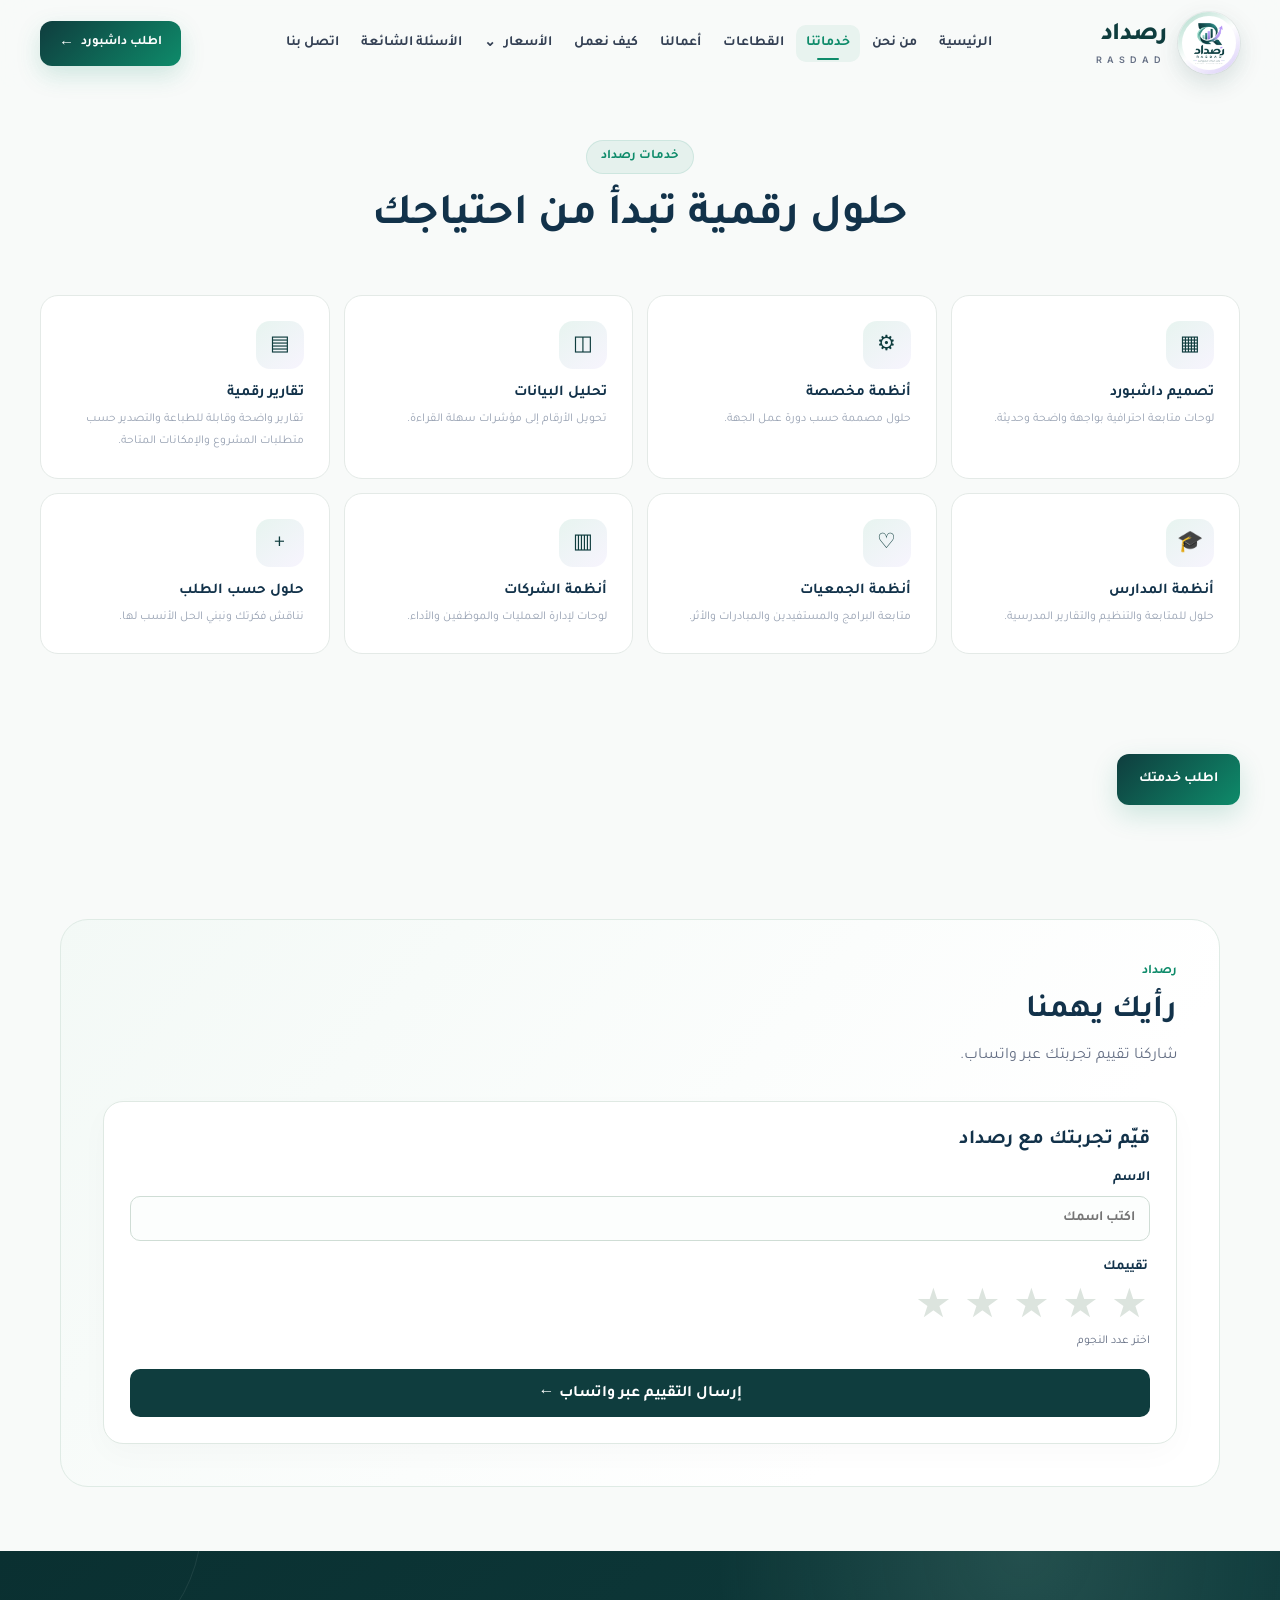
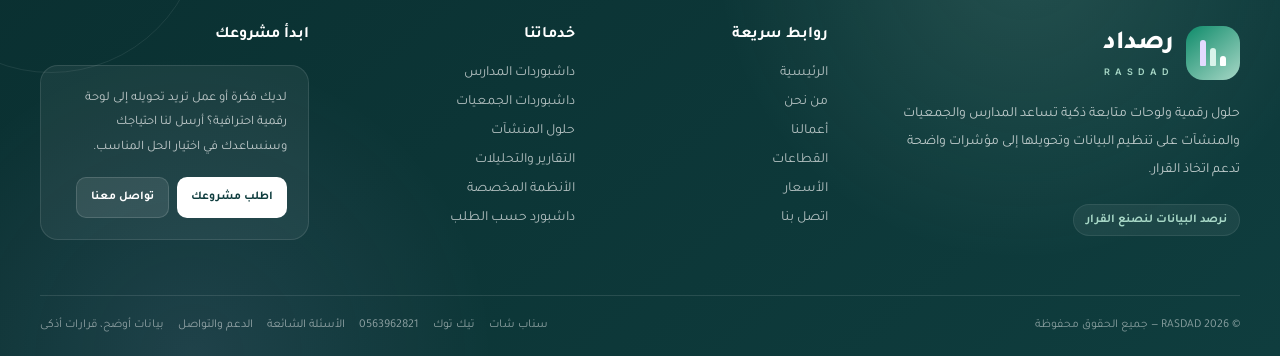
<file: services.html>
<!DOCTYPE html>
<html lang="ar" dir="rtl">
<head>
<script src="media/components.js"></script>
    <meta charset="UTF-8">
    <meta name="viewport" content="width=device-width, initial-scale=1.0">
    <meta name="theme-color" content="#0F3D3E">
    <meta name="description" content="خدمات رصداد لتصميم لوحات المتابعة وتحليل البيانات والتقارير والحلول المخصصة للمدارس والجمعيات والشركات.">
    <title>خدماتنا | رصداد RASDAD</title>
    <link rel="stylesheet" href="media/dashboard-gallery.css">
    <link rel="preconnect" href="https://fonts.googleapis.com">
    <link rel="preconnect" href="https://fonts.gstatic.com" crossorigin>
    <link href="https://fonts.googleapis.com/css2?family=Inter:wght@400;500;600;700;800&family=Tajawal:wght@400;500;600;700;800&display=swap" rel="stylesheet">
    <style>

/* =========================================================
   RASDAD DESIGN SYSTEM
========================================================= */

:root {

    --rasdad-primary: #0F3D3E;
    --rasdad-secondary: #0E8B6A;
    --rasdad-mint: #A7D7C6;
    --rasdad-lavender: #C8B4F6;
    --rasdad-cream: #EDE9E3;

    --bg-main: #F8FAF9;
    --bg-section: #F2F6F4;
    --bg-card: #FFFFFF;

    --text-heading: #12324A;
    --text-primary: #344054;
    --text-secondary: #667085;
    --text-muted: #98A2B3;

    --border-color: #E4EAE7;

    --success: #16A34A;
    --warning: #F59E0B;
    --danger: #DC2626;
    --info: #2563EB;
    --pending: #7C3AED;

    --radius-sm: 8px;
    --radius-md: 12px;
    --radius-lg: 18px;
    --radius-xl: 24px;

    --shadow-card:
        0 8px 30px
        rgba(15, 61, 62, 0.08);

    --shadow-large:
        0 25px 70px
        rgba(15, 61, 62, 0.13);
}

/* =========================================================
   RESET
========================================================= */

* {
    box-sizing: border-box;
}

html {
    scroll-behavior: smooth;
    scroll-padding-top: 95px;
}

body {
    margin: 0;

    direction: rtl;

    font-family:
        "Tajawal",
        Arial,
        sans-serif;

    color: var(--text-primary);

    background: var(--bg-main);

    overflow-x: hidden;
}

body.loading {
    overflow: hidden;
}

button,
input,
textarea,
select {
    font: inherit;
}

button {
    cursor: pointer;
}

img,
svg {
    display: block;

    max-width: 100%;
}

a {
    color: inherit;
}

::selection {
    color: var(--rasdad-primary);

    background: var(--rasdad-mint);
}

:focus-visible {
    outline:
        3px solid
        rgba(14, 139, 106, 0.22);

    outline-offset: 3px;
}

/* =========================================================
   LOADER
========================================================= */

.page-loader {
    position: fixed;

    inset: 0;

    z-index: 20000;

    display: grid;
    place-items: center;

    background: #F8FAF9;

    transition:
        opacity 0.4s ease,
        visibility 0.4s ease;
}

.page-loader.hide {
    opacity: 0;
    visibility: hidden;
}

.loader-content {
    display: grid;
    place-items: center;

    gap: 14px;

    color: var(--rasdad-primary);
}

.loader-mark {
    width: 58px;
    height: 58px;

    border-radius: 18px;

    display: grid;
    place-items: center;

    position: relative;

    background:
        linear-gradient(
            135deg,
            var(--rasdad-primary),
            var(--rasdad-secondary)
        );

    animation:
        loaderFloat 1.2s ease-in-out infinite;
}

.loader-mark::before {
    content: "";

    width: 26px;
    height: 26px;

    border:
        4px solid rgba(255, 255, 255, 0.92);

    border-top-color:
        var(--rasdad-lavender);

    border-radius: 50%;

    animation:
        loaderSpin 0.8s linear infinite;
}

.loader-content strong {
    font-size: 21px;
}

.loader-content span {
    color: var(--text-muted);

    font-size: 12px;
}

@keyframes loaderSpin {
    to {
        transform: rotate(360deg);
    }
}

@keyframes loaderFloat {
    50% {
        transform: translateY(-4px);
    }
}

/* =========================================================
   GLOBAL
========================================================= */

.site-container {
    width:
        min(1200px, calc(100% - 32px));

    margin-inline: auto;
}

.section {
    padding:
        100px 0;
}

.section-alt {
    background:
        var(--bg-section);
}

.section-heading {
    max-width: 720px;

    margin:
        0 auto 48px;

    text-align: center;
}

.section-label {
    display: inline-flex;
    align-items: center;

    gap: 7px;

    padding:
        8px 14px;

    margin-bottom: 14px;

    border-radius: 50px;

    color: var(--rasdad-secondary);

    background:
        rgba(14, 139, 106, 0.08);

    border:
        1px solid
        rgba(14, 139, 106, 0.11);

    font-size: 13px;
    font-weight: 700;
}

.section-heading h2 {
    margin:
        0 0 14px;

    color:
        var(--text-heading);

    font-size:
        clamp(29px, 4vw, 44px);

    line-height: 1.35;
}

.section-heading p {
    margin: 0;

    color:
        var(--text-secondary);

    font-size: 16px;

    line-height: 2;
}

/* =========================================================
   BUTTONS
========================================================= */

.btn {
    min-height: 51px;

    padding-inline: 22px;

    border: none;

    border-radius:
        var(--radius-md);

    display: inline-flex;
    align-items: center;
    justify-content: center;

    gap: 8px;

    text-decoration: none;

    font-size: 14px;
    font-weight: 700;

    transition:
        transform 0.22s ease,
        box-shadow 0.22s ease,
        border-color 0.22s ease,
        color 0.22s ease;
}

.btn-primary {
    color: #FFFFFF;

    background:
        linear-gradient(
            135deg,
            var(--rasdad-primary),
            var(--rasdad-secondary)
        );

    box-shadow:
        0 10px 27px
        rgba(14, 139, 106, 0.18);
}

.btn-primary:hover {
    transform:
        translateY(-2px);

    box-shadow:
        0 15px 34px
        rgba(14, 139, 106, 0.24);
}

.btn-outline {
    color:
        var(--rasdad-primary);

    background: #FFFFFF;

    border:
        1px solid
        var(--border-color);
}

.btn-outline:hover {
    color:
        var(--rasdad-secondary);

    border-color:
        var(--rasdad-secondary);

    transform:
        translateY(-2px);
}

.btn-full {
    width: 100%;
}

/* =========================================================
   HERO
========================================================= */

.hero {
    min-height: 820px;

    padding:
        150px 0 85px;

    display: flex;
    align-items: center;

    position: relative;

    overflow: hidden;

    background:
        radial-gradient(
            circle at 88% 12%,
            rgba(167, 215, 198, 0.32),
            transparent 30%
        ),
        radial-gradient(
            circle at 8% 40%,
            rgba(200, 180, 246, 0.18),
            transparent 30%
        ),
        linear-gradient(
            180deg,
            #FCFEFD,
            #F8FAF9
        );
}

.hero::before {
    content: "";

    width: 570px;
    height: 570px;

    border-radius: 50%;

    position: absolute;

    top: -290px;
    left: -170px;

    border:
        1px solid
        rgba(14, 139, 106, 0.08);
}

.hero::after {
    content: "";

    width: 260px;
    height: 260px;

    position: absolute;

    right: -140px;
    bottom: 20px;

    border-radius: 45px;

    transform: rotate(30deg);

    background:
        linear-gradient(
            140deg,
            rgba(167, 215, 198, 0.12),
            rgba(200, 180, 246, 0.08)
        );
}

.hero-grid {
    display: grid;

    grid-template-columns:
        0.92fr 1.08fr;

    align-items: center;

    gap: 68px;

    position: relative;

    z-index: 2;
}

.hero-badge {
    width: fit-content;

    display: inline-flex;
    align-items: center;

    gap: 8px;

    margin-bottom: 20px;

    padding:
        9px 15px;

    border-radius: 50px;

    color:
        var(--rasdad-secondary);

    background: #FFFFFF;

    border:
        1px solid
        var(--border-color);

    box-shadow:
        var(--shadow-card);

    font-size: 13px;
    font-weight: 700;
}

.hero h1 {
    margin:
        0 0 22px;

    color:
        var(--text-heading);

    font-size:
        clamp(43px, 6vw, 68px);

    line-height: 1.25;

    letter-spacing: -2px;
}

.hero h1 span {
    color:
        var(--rasdad-secondary);
}

.hero-description {
    max-width: 600px;

    margin:
        0 0 28px;

    color:
        var(--text-secondary);

    font-size: 18px;

    line-height: 2;
}

.hero-actions {
    display: flex;
    flex-wrap: wrap;

    gap: 11px;
}

.hero-points {
    margin-top: 28px;

    display: flex;
    flex-wrap: wrap;

    gap: 17px;

    color:
        var(--text-secondary);

    font-size: 13px;
}

.hero-points span {
    display: inline-flex;
    align-items: center;

    gap: 6px;
}

.hero-points span::before {
    content: "✓";

    width: 20px;
    height: 20px;

    display: grid;
    place-items: center;

    border-radius: 50%;

    color:
        var(--rasdad-secondary);

    background:
        rgba(14, 139, 106, 0.09);

    font-weight: 800;
}

/* =========================================================
   HERO DASHBOARD
========================================================= */

.dashboard-device {
    padding: 12px;

    border-radius: 26px;

    background:
        linear-gradient(
            145deg,
            #173D3E,
            #072B2C
        );

    box-shadow:
        var(--shadow-large);

    transform:
        perspective(1200px)
        rotateY(-3deg)
        rotateX(1deg);

    transition:
        transform 0.35s ease;
}

.dashboard-device:hover {
    transform:
        perspective(1200px)
        rotateY(0)
        rotateX(0)
        translateY(-5px);
}

.dashboard-screen {
    min-height: 520px;

    overflow: hidden;

    display: grid;

    grid-template-columns:
        115px 1fr;

    border-radius: 18px;

    background:
        #F7FAF9;
}

.demo-sidebar {
    padding:
        22px 13px;

    color: #FFFFFF;

    background:
        linear-gradient(
            180deg,
            #0F3D3E,
            #0A3031
        );
}

.demo-logo {
    margin-bottom: 30px;

    text-align: center;

    font-size: 18px;
    font-weight: 800;
}

.demo-logo small {
    display: block;

    margin-top: 5px;

    color:
        rgba(255, 255, 255, 0.58);

    font-family: "Inter";

    font-size: 6px;

    letter-spacing: 3px;
}

.demo-menu {
    display: grid;

    gap: 7px;
}

.demo-menu span {
    min-height: 34px;

    padding-inline: 8px;

    display: flex;
    align-items: center;

    border-radius: 9px;

    color:
        rgba(255, 255, 255, 0.69);

    background:
        rgba(255, 255, 255, 0.035);

    font-size: 9px;
}

.demo-menu span:first-child {
    color: #FFFFFF;

    background:
        rgba(167, 215, 198, 0.17);
}

.demo-main {
    padding: 18px;
}

.demo-topbar {
    display: flex;
    align-items: center;
    justify-content: space-between;

    gap: 15px;

    margin-bottom: 15px;
}

.demo-welcome strong {
    display: block;

    color:
        var(--text-heading);

    font-size: 13px;
}

.demo-welcome small {
    display: block;

    margin-top: 4px;

    color:
        var(--text-muted);

    font-size: 7px;
}

.demo-search {
    width: 130px;
    height: 29px;

    border-radius: 8px;

    border:
        1px solid #EDF0EE;

    background: #FFFFFF;
}

.demo-stats {
    display: grid;

    grid-template-columns:
        repeat(4, 1fr);

    gap: 8px;

    margin-bottom: 10px;
}

.demo-stat {
    padding: 11px;

    border-radius: 11px;

    background: #FFFFFF;

    border:
        1px solid #EDF1EF;
}

.demo-stat span {
    display: block;

    color:
        var(--text-muted);

    font-size: 7px;
}

.demo-stat strong {
    display: block;

    margin-top: 5px;

    color:
        var(--text-heading);

    font-family:
        "Inter",
        "Tajawal";

    font-size: 16px;
}

.demo-stat em {
    display: block;

    margin-top: 4px;

    color:
        var(--success);

    font-size: 6px;
    font-style: normal;
}

.demo-chart-grid {
    display: grid;

    grid-template-columns:
        1.5fr 0.9fr;

    gap: 9px;
}

.demo-card {
    min-height: 176px;

    padding: 11px;

    border-radius: 12px;

    background: #FFFFFF;

    border:
        1px solid #EDF1EF;
}

.demo-card-title {
    color:
        var(--text-heading);

    font-size: 8px;
    font-weight: 700;
}

.line-visual {
    height: 120px;

    margin-top: 15px;

    position: relative;

    overflow: hidden;

    border-radius: 9px;

    background:
        repeating-linear-gradient(
            to bottom,
            #FFFFFF,
            #FFFFFF 24px,
            #F2F4F3 25px
        );
}

.line-visual svg {
    width: 100%;
    height: 100%;
}

.bar-visual {
    height: 120px;

    margin-top: 15px;

    display: flex;
    align-items: flex-end;
    justify-content: center;

    gap: 7px;
}

.bar-visual span {
    width: 12px;

    border-radius:
        5px 5px 2px 2px;

    background:
        linear-gradient(
            180deg,
            var(--rasdad-lavender),
            var(--rasdad-secondary)
        );
}

.bar-visual span:nth-child(1) {
    height: 42%;
}

.bar-visual span:nth-child(2) {
    height: 60%;
}

.bar-visual span:nth-child(3) {
    height: 50%;
}

.bar-visual span:nth-child(4) {
    height: 82%;
}

.bar-visual span:nth-child(5) {
    height: 68%;
}

.bar-visual span:nth-child(6) {
    height: 90%;
}

/* =========================================================
   ABOUT
========================================================= */

.about-grid {
    display: grid;

    grid-template-columns:
        1fr 1fr;

    gap: 70px;

    align-items: center;
}

.about-copy h2 {
    margin:
        0 0 17px;

    color:
        var(--text-heading);

    font-size:
        clamp(31px, 4vw, 44px);
}

.about-copy p {
    margin: 0;

    color:
        var(--text-secondary);

    font-size: 17px;

    line-height: 2.1;
}

.about-values {
    display: grid;

    grid-template-columns:
        1fr 1fr;

    gap: 14px;
}

.value-card {
    padding: 23px;

    border:
        1px solid
        var(--border-color);

    border-radius:
        var(--radius-lg);

    background:
        var(--bg-card);

    transition:
        transform 0.25s ease,
        box-shadow 0.25s ease;
}

.value-card:hover {
    transform:
        translateY(-5px);

    box-shadow:
        var(--shadow-card);
}

.value-icon,
.service-icon,
.sector-icon {
    width: 48px;
    height: 48px;

    display: grid;
    place-items: center;

    border-radius: 14px;

    color:
        var(--rasdad-primary);

    background:
        linear-gradient(
            140deg,
            rgba(167, 215, 198, 0.27),
            rgba(200, 180, 246, 0.14)
        );

    font-size: 21px;
}

.value-card h3 {
    margin:
        13px 0 5px;

    color:
        var(--text-heading);

    font-size: 16px;
}

.value-card p {
    margin: 0;

    color:
        var(--text-muted);

    font-size: 12px;

    line-height: 1.8;
}

/* =========================================================
   SECTORS
========================================================= */

.sectors-grid {
    display: grid;

    grid-template-columns:
        repeat(4, minmax(0, 1fr));

    gap: 17px;
}

.sector-card {
    position: relative;

    overflow: hidden;

    padding: 27px;

    border:
        1px solid
        var(--border-color);

    border-radius:
        var(--radius-lg);

    background:
        var(--bg-card);

    transition:
        transform 0.3s ease,
        box-shadow 0.3s ease,
        border-color 0.3s ease;
}

.sector-card::before {
    content: "";

    position: absolute;

    top: 0;
    right: 0;
    left: 0;

    height: 4px;

    background:
        linear-gradient(
            90deg,
            var(--rasdad-secondary),
            var(--rasdad-mint),
            var(--rasdad-lavender)
        );
}

.sector-card:hover {
    transform:
        translateY(-7px);

    border-color:
        var(--rasdad-mint);

    box-shadow:
        var(--shadow-card);
}

.sector-card h3 {
    margin:
        17px 0 9px;

    color:
        var(--text-heading);

    font-size: 18px;
}

.sector-card > p {
    min-height: 82px;

    margin: 0;

    color:
        var(--text-secondary);

    font-size: 13px;

    line-height: 1.9;
}

.tag-list {
    margin:
        18px 0 21px;

    display: flex;
    flex-wrap: wrap;

    gap: 6px;
}

.tag-list span {
    padding:
        6px 9px;

    border-radius: 50px;

    color:
        var(--text-secondary);

    background:
        #F4F7F6;

    font-size: 10px;
}

.text-link {
    color:
        var(--rasdad-secondary);

    text-decoration: none;

    font-size: 13px;
    font-weight: 700;
}

/* =========================================================
   FEATURES
========================================================= */

.features-grid {
    display: grid;

    grid-template-columns:
        repeat(5, minmax(0, 1fr));

    gap: 13px;
}

.feature-card {
    padding:
        22px 16px;

    text-align: center;

    border:
        1px solid
        var(--border-color);

    border-radius: 16px;

    background:
        var(--bg-card);

    transition:
        transform 0.24s ease,
        border-color 0.24s ease;
}

.feature-card:hover {
    transform:
        translateY(-5px);

    border-color:
        var(--rasdad-mint);
}

.feature-icon {
    width: 43px;
    height: 43px;

    margin:
        0 auto 12px;

    display: grid;
    place-items: center;

    border-radius: 13px;

    color:
        var(--rasdad-primary);

    background:
        rgba(14, 139, 106, 0.075);

    font-size: 19px;
}

.feature-card strong {
    display: block;

    color:
        var(--text-heading);

    font-size: 13px;
}

/* =========================================================
   PORTFOLIO
========================================================= */

.portfolio-filters {
    display: flex;
    align-items: center;
    justify-content: center;

    gap: 7px;

    flex-wrap: wrap;

    margin-bottom: 30px;
}

.filter-btn {
    min-height: 39px;

    padding-inline: 15px;

    border:
        1px solid
        var(--border-color);

    border-radius: 50px;

    color:
        var(--text-secondary);

    background: #FFFFFF;

    font-size: 12px;
    font-weight: 600;

    transition:
        background 0.2s ease,
        color 0.2s ease,
        border-color 0.2s ease;
}

.filter-btn:hover,
.filter-btn.active {
    color: #FFFFFF;

    background:
        var(--rasdad-primary);

    border-color:
        var(--rasdad-primary);
}

.portfolio-grid {
    display: grid;

    grid-template-columns:
        repeat(2, 1fr);

    gap: 20px;
}

.portfolio-card {
    overflow: hidden;

    border:
        1px solid
        var(--border-color);

    border-radius: 22px;

    background: #FFFFFF;

    transition:
        transform 0.3s ease,
        box-shadow 0.3s ease;
}

.portfolio-card.hidden {
    display: none;
}

.portfolio-card:hover {
    transform:
        translateY(-5px);

    box-shadow:
        var(--shadow-card);
}

.portfolio-preview {
    min-height: 265px;

    padding: 25px;

    display: flex;
    align-items: center;
    justify-content: center;

    background:
        radial-gradient(
            circle at 20% 20%,
            rgba(200, 180, 246, 0.20),
            transparent 30%
        ),
        linear-gradient(
            145deg,
            #F7FBFA,
            #EDF6F3
        );
}

.portfolio-dashboard {
    width: 95%;
    height: 210px;

    overflow: hidden;

    display: grid;

    grid-template-columns:
        70px 1fr;

    border-radius: 15px;

    background: #FFFFFF;

    box-shadow:
        0 18px 40px
        rgba(15, 61, 62, 0.13);
}

.portfolio-side {
    padding-top: 14px;

    background:
        var(--rasdad-primary);
}

.portfolio-side::before {
    content: "";

    width: 28px;
    height: 28px;

    margin-inline: auto;

    display: block;

    border-radius: 9px;

    background:
        linear-gradient(
            140deg,
            var(--rasdad-mint),
            var(--rasdad-lavender)
        );
}

.portfolio-side::after {
    content: "";

    width: 38px;
    height: 8px;

    margin:
        20px auto 0;

    display: block;

    border-radius: 5px;

    background:
        rgba(255, 255, 255, 0.17);

    box-shadow:
        0 18px 0
        rgba(255, 255, 255, 0.08),
        0 36px 0
        rgba(255, 255, 255, 0.08),
        0 54px 0
        rgba(255, 255, 255, 0.08);
}

.portfolio-main {
    padding: 15px;
}

.portfolio-mini-stats {
    display: grid;

    grid-template-columns:
        repeat(3, 1fr);

    gap: 7px;
}

.portfolio-mini-stats span {
    height: 39px;

    border:
        1px solid #EDF1EF;

    border-radius: 8px;

    background: #FFFFFF;
}

.portfolio-chart {
    height: 103px;

    margin-top: 10px;

    position: relative;

    overflow: hidden;

    border:
        1px solid #EDF1EF;

    border-radius: 9px;

    background:
        repeating-linear-gradient(
            to bottom,
            #FFFFFF,
            #FFFFFF 23px,
            #F2F4F3 24px
        );
}

.portfolio-chart::after {
    content: "";

    width: 75%;
    height: 50%;

    position: absolute;

    right: 12%;
    bottom: 22%;

    border-top:
        3px solid
        var(--rasdad-secondary);

    border-radius: 50%;

    transform:
        rotate(-8deg);
}

.portfolio-content {
    padding: 23px;
}

.portfolio-category {
    display: inline-flex;

    color:
        var(--rasdad-secondary);

    font-size: 11px;
    font-weight: 700;
}

.portfolio-content h3 {
    margin:
        7px 0;

    color:
        var(--text-heading);

    font-size: 20px;
}

.portfolio-content p {
    margin: 0;

    color:
        var(--text-secondary);

    font-size: 13px;

    line-height: 1.9;
}

.portfolio-tags {
    margin-top: 17px;

    display: flex;
    flex-wrap: wrap;

    gap: 6px;
}

.portfolio-tags span {
    padding:
        6px 9px;

    border-radius: 50px;

    color:
        var(--text-muted);

    background:
        #F5F7F6;

    font-size: 10px;
}

/* =========================================================
   PROCESS
========================================================= */

.process-grid {
    display: grid;

    grid-template-columns:
        repeat(6, 1fr);

    gap: 10px;
}

.process-card {
    padding:
        22px 16px;

    border:
        1px solid
        var(--border-color);

    border-radius: 17px;

    background: #FFFFFF;

    position: relative;
}

.process-number {
    width: 36px;
    height: 36px;

    display: grid;
    place-items: center;

    margin-bottom: 14px;

    border-radius: 11px;

    color: #FFFFFF;

    background:
        var(--rasdad-primary);

    font-family:
        "Inter";

    font-weight: 700;
}

.process-card h3 {
    margin:
        0 0 7px;

    color:
        var(--text-heading);

    font-size: 14px;
}

.process-card p {
    margin: 0;

    color:
        var(--text-muted);

    font-size: 11px;

    line-height: 1.8;
}

/* =========================================================
   DASHBOARD FEATURES SHOWCASE
========================================================= */

.dashboard-showcase {
    display: grid;

    grid-template-columns:
        0.85fr 1.3fr 0.85fr;

    align-items: center;

    gap: 28px;
}

.showcase-list {
    display: grid;

    gap: 13px;
}

.showcase-item {
    padding: 16px;

    border:
        1px solid
        var(--border-color);

    border-radius: 15px;

    background: #FFFFFF;

    display: flex;
    align-items: center;

    gap: 11px;
}

.showcase-item-icon {
    width: 38px;
    height: 38px;

    flex: 0 0 38px;

    display: grid;
    place-items: center;

    border-radius: 11px;

    color:
        var(--rasdad-secondary);

    background:
        rgba(14, 139, 106, 0.08);
}

.showcase-item strong {
    display: block;

    color:
        var(--text-heading);

    font-size: 13px;
}

.showcase-item span {
    display: block;

    margin-top: 3px;

    color:
        var(--text-muted);

    font-size: 10px;
}

.showcase-dashboard {
    padding: 12px;

    border-radius: 24px;

    background:
        #0F3D3E;

    box-shadow:
        var(--shadow-large);
}

/* =========================================================
   SERVICES
========================================================= */

.services-grid {
    display: grid;

    grid-template-columns:
        repeat(4, 1fr);

    gap: 14px;
}

.service-card {
    padding: 25px;

    border:
        1px solid
        var(--border-color);

    border-radius: 18px;

    background: #FFFFFF;

    transition:
        transform 0.25s ease,
        border-color 0.25s ease;
}

.service-card:hover {
    transform:
        translateY(-5px);

    border-color:
        var(--rasdad-mint);
}

.service-card h3 {
    margin:
        15px 0 7px;

    color:
        var(--text-heading);

    font-size: 15px;
}

.service-card p {
    margin: 0;

    color:
        var(--text-muted);

    font-size: 12px;

    line-height: 1.8;
}

/* =========================================================
   PRICING
========================================================= */

.pricing-grid {
    max-width: 980px;

    margin-inline: auto;

    display: grid;

    grid-template-columns:
        repeat(3, 1fr);

    gap: 20px;
}

.price-card {
    padding: 30px;

    position: relative;

    border:
        1px solid
        var(--border-color);

    border-radius: 23px;

    background: #FFFFFF;
}

.price-card.featured {
    border-color:
        var(--rasdad-secondary);

    box-shadow:
        0 20px 50px
        rgba(14, 139, 106, 0.12);
}

.price-popular {
    position: absolute;

    top: 16px;
    left: 16px;

    padding:
        6px 9px;

    border-radius: 50px;

    color: #FFFFFF;

    background:
        var(--rasdad-secondary);

    font-size: 9px;
    font-weight: 700;
}

.price-label {
    display: inline-flex;

    padding:
        7px 11px;

    border-radius: 50px;

    color:
        var(--rasdad-secondary);

    background:
        rgba(14, 139, 106, 0.08);

    font-size: 11px;
    font-weight: 700;
}

.price-card h3 {
    margin:
        16px 0 7px;

    color:
        var(--text-heading);

    font-size: 23px;
}

.price-card > p {
    min-height: 74px;

    margin: 0;

    color:
        var(--text-secondary);

    font-size: 13px;

    line-height: 1.9;
}

.price-amount {
    display: block;
    padding: 12px;
    border-radius: 12px;
    color: var(--rasdad-primary);
    background: rgba(14, 139, 106, 0.08);
    font-size: 24px;
    font-weight: 800;
    text-align: center;
}

.price-features {
    margin:
        23px 0;

    padding: 0;

    list-style: none;

    display: grid;

    gap: 12px;
}

.price-features li {
    color:
        var(--text-primary);

    font-size: 13px;
}

.price-features li::before {
    content: "✓";

    margin-left: 7px;

    color:
        var(--success);

    font-weight: 800;
}

.price-note {
    max-width: 740px;

    margin:
        25px auto 0;

    text-align: center;

    color:
        var(--text-muted);

    font-size: 12px;

    line-height: 1.9;
}

/* =========================================================
   PROJECT REQUEST
========================================================= */

.request-shell {
    padding: 56px;

    display: grid;

    grid-template-columns:
        0.8fr 1.2fr;

    gap: 55px;

    border-radius: 30px;

    color: #FFFFFF;

    background:
        radial-gradient(
            circle at 10% 10%,
            rgba(200, 180, 246, 0.13),
            transparent 30%
        ),
        linear-gradient(
            135deg,
            var(--rasdad-primary),
            #075455
        );
}

.request-copy h2 {
    margin:
        0 0 15px;

    font-size:
        clamp(31px, 4vw, 42px);

    line-height: 1.4;
}

.request-copy > p {
    margin: 0;

    color:
        rgba(255, 255, 255, 0.72);

    line-height: 2;
}

.request-benefits {
    margin-top: 28px;

    display: grid;

    gap: 12px;
}

.request-benefits span {
    color:
        rgba(255, 255, 255, 0.82);

    font-size: 13px;
}

.request-benefits span::before {
    content: "✓";

    margin-left: 7px;

    color:
        var(--rasdad-mint);
}

.request-form {
    padding: 28px;

    border-radius: 22px;

    color:
        var(--text-primary);

    background: #FFFFFF;
}

.form-grid {
    display: grid;

    grid-template-columns:
        1fr 1fr;

    gap: 13px;
}

.form-field {
    display: grid;

    gap: 7px;
}

.form-field.full {
    grid-column:
        1 / -1;
}

.form-field label {
    color:
        var(--text-heading);

    font-size: 12px;
    font-weight: 700;
}

.form-control {
    width: 100%;
    min-height: 46px;

    padding:
        0 13px;

    border:
        1px solid
        var(--border-color);

    border-radius: 10px;

    outline: none;

    color:
        var(--text-primary);

    background:
        #FCFDFC;

    transition:
        border-color 0.2s ease,
        box-shadow 0.2s ease;
}

textarea.form-control {
    min-height: 115px;

    padding-top: 12px;

    resize: vertical;
}

.form-control:focus {
    border-color:
        var(--rasdad-secondary);

    box-shadow:
        0 0 0 3px
        rgba(14, 139, 106, 0.08);
}

.form-actions {
    margin-top: 14px;

    display: flex;
    flex-wrap: wrap;

    gap: 9px;
}

.form-status {
    display: none;

    margin-top: 12px;

    padding:
        10px 12px;

    border-radius: 9px;

    font-size: 12px;

    line-height: 1.8;
}

.form-status.show {
    display: block;
}

.form-status.success {
    color: #067647;

    background:
        #ECFDF3;
}

.form-status.error {
    color: #B42318;

    background:
        #FEF3F2;
}

/* =========================================================
   FAQ
========================================================= */

.faq-list {
    max-width: 860px;

    margin-inline: auto;

    display: grid;

    gap: 10px;
}

.faq-item {
    overflow: hidden;

    border:
        1px solid
        var(--border-color);

    border-radius: 16px;

    background: #FFFFFF;
}

.faq-question {
    width: 100%;
    min-height: 68px;

    padding:
        0 21px;

    border: none;

    background: #FFFFFF;

    display: flex;
    align-items: center;
    justify-content: space-between;

    gap: 15px;

    color:
        var(--text-heading);

    text-align: right;

    font-weight: 700;
}

.faq-symbol {
    color:
        var(--rasdad-secondary);

    font-size: 23px;

    transition:
        transform 0.25s ease;
}

.faq-answer {
    max-height: 0;

    overflow: hidden;

    transition:
        max-height 0.3s ease;
}

.faq-answer p {
    margin: 0;

    padding:
        0 21px 20px;

    color:
        var(--text-secondary);

    font-size: 14px;

    line-height: 1.9;
}

.faq-item.open .faq-answer {
    max-height: 200px;
}

.faq-item.open .faq-symbol {
    transform:
        rotate(45deg);
}

/* =========================================================
   CONTACT
========================================================= */

.contact-grid {
    display: grid;

    grid-template-columns:
        0.8fr 1.2fr;

    gap: 28px;

    align-items: start;
}

.contact-cards {
    display: grid;

    gap: 13px;
}

.contact-card {
    padding: 23px;

    display: flex;
    align-items: center;

    gap: 13px;

    border:
        1px solid
        var(--border-color);

    border-radius: 17px;

    background: #FFFFFF;
}

.contact-icon {
    width: 47px;
    height: 47px;

    flex: 0 0 47px;

    display: grid;
    place-items: center;

    border-radius: 14px;

    color:
        var(--rasdad-secondary);

    background:
        rgba(14, 139, 106, 0.08);

    font-size: 20px;
}

.contact-card h3 {
    margin:
        0 0 4px;

    color:
        var(--text-heading);

    font-size: 14px;
}

.contact-card p {
    margin: 0;

    color:
        var(--text-muted);

    font-size: 12px;
}

.contact-form-card {
    padding: 28px;

    border:
        1px solid
        var(--border-color);

    border-radius: 22px;

    background: #FFFFFF;

    box-shadow:
        var(--shadow-card);
}

/* =========================================================
   WHATSAPP
========================================================= */

.whatsapp-floating {
    min-height: 54px;

    padding:
        0 18px;

    position: fixed;

    right: 22px;
    bottom: 23px;

    z-index: 965;

    display: flex;
    align-items: center;

    gap: 8px;

    border-radius: 50px;

    color: #FFFFFF;

    background:
        #16A34A;

    text-decoration: none;

    font-size: 13px;
    font-weight: 700;

    box-shadow:
        0 12px 30px
        rgba(22, 163, 74, 0.26);

    transition:
        transform 0.22s ease;
}

.whatsapp-floating:hover {
    transform:
        translateY(-3px);
}

/* =========================================================
   REVEAL
========================================================= */

.reveal {
    opacity: 0;

    transform:
        translateY(24px);

    transition:
        opacity 0.7s ease,
        transform 0.7s ease;
}

.reveal.visible {
    opacity: 1;

    transform:
        translateY(0);
}

/* =========================================================
   RESPONSIVE
========================================================= */

@media (max-width: 1080px) {

    .hero-grid,
    .about-grid {
        grid-template-columns: 1fr;
    }

    .hero-content {
        text-align: center;
    }

    .hero-badge {
        margin-inline: auto;
    }

    .hero-description {
        margin-inline: auto;
    }

    .hero-actions,
    .hero-points {
        justify-content: center;
    }

    .dashboard-device {
        max-width: 760px;

        margin-inline: auto;

        transform: none;
    }

    .sectors-grid {
        grid-template-columns:
            repeat(2, 1fr);
    }

    .features-grid {
        grid-template-columns:
            repeat(3, 1fr);
    }

    .process-grid {
        grid-template-columns:
            repeat(3, 1fr);
    }

    .dashboard-showcase {
        grid-template-columns:
            1fr;
    }

    .showcase-list {
        grid-template-columns:
            repeat(2, 1fr);
    }

    .services-grid {
        grid-template-columns:
            repeat(2, 1fr);
    }

    .request-shell {
        grid-template-columns: 1fr;
    }
}

@media (max-width: 800px) {

    .section {
        padding:
            75px 0;
    }

    .hero {
        min-height: auto;

        padding:
            125px 0 75px;
    }

    .hero h1 {
        letter-spacing: -1px;
    }

    .dashboard-screen {
        min-height: 440px;

        grid-template-columns:
            78px 1fr;
    }

    .demo-stats {
        grid-template-columns:
            repeat(2, 1fr);
    }

    .portfolio-grid {
        grid-template-columns: 1fr;
    }

    .pricing-grid {
        grid-template-columns: 1fr;

        max-width: 580px;
    }

    .contact-grid {
        grid-template-columns: 1fr;
    }

    .form-grid {
        grid-template-columns: 1fr;
    }

    .form-field.full {
        grid-column: auto;
    }
}

@media (max-width: 580px) {

    .site-container {
        width:
            min(100% - 22px, 1200px);
    }

    .hero h1 {
        font-size: 39px;
    }

    .hero-description {
        font-size: 15px;
    }

    .hero-actions .btn {
        width: 100%;
    }

    .dashboard-device {
        padding: 7px;
    }

    .dashboard-screen {
        grid-template-columns:
            56px 1fr;
    }

    .demo-sidebar {
        padding:
            13px 5px;
    }

    .demo-logo {
        font-size: 10px;
    }

    .demo-logo small {
        display: none;
    }

    .demo-menu span {
        font-size: 0;

        justify-content: center;
    }

    .demo-menu span::before {
        content: "•";

        font-size: 16px;
    }

    .demo-main {
        padding: 10px;
    }

    .demo-search {
        width: 70px;
    }

    .demo-stat strong {
        font-size: 12px;
    }

    .demo-chart-grid {
        grid-template-columns: 1fr;
    }

    .demo-card:last-child {
        display: none;
    }

    .about-values,
    .sectors-grid,
    .features-grid,
    .process-grid,
    .showcase-list,
    .services-grid {
        grid-template-columns: 1fr;
    }

    .request-shell {
        padding:
            32px 19px;

        border-radius: 22px;
    }

    .request-form,
    .contact-form-card {
        padding: 20px;
    }

    .whatsapp-floating {
        width: 53px;

        padding: 0;

        justify-content: center;
    }

    .whatsapp-floating span {
        display: none;
    }
}

@media (
    prefers-reduced-motion: reduce
) {
    *,
    *::before,
    *::after {
        scroll-behavior:
            auto !important;

        animation-duration:
            0.01ms !important;

        animation-iteration-count:
            1 !important;

        transition-duration:
            0.01ms !important;
    }
}

</style>
    <style>
        .packages-hero {
            padding: 155px 0 55px;
            background: radial-gradient(circle at 85% 10%, rgba(167,215,198,.32), transparent 40%), radial-gradient(circle at 10% 65%, rgba(200,180,246,.18), transparent 35%);
        }
        .packages-hero .section-heading { margin-bottom: 0; }
        .packages-hero h1 { color: var(--text-heading); font-size: clamp(34px, 5vw, 54px); margin: 0 0 18px; line-height: 1.4; }
        .packages-hero h1 span { color: var(--rasdad-secondary); }
        .packages-section { padding-top: 35px; }
        .packages-grid { max-width: 1200px; grid-template-columns: repeat(4, minmax(0, 1fr)); gap: 16px; }
        .package-card { display: flex; flex-direction: column; min-width: 0; padding: 22px; border-radius: 18px; }
        .package-card .price-label { align-self: flex-start; }
        .package-card h3 { font-size: 21px; margin: 14px 0 8px; }
        .package-card > p { min-height: 0; font-size: 13px; }
        .package-card h4 { color: var(--text-heading); font-size: 13px; margin: 18px 0 0; }
        .package-card .price-features { margin-top: 12px; margin-bottom: 20px; gap: 9px; }
        .package-card .price-features li { font-size: 12px; line-height: 1.8; }
        .package-card .btn { padding: 10px 12px; min-height: 45px; font-size: 12px; }
        .package-bottom { margin-top: auto; }
        .package-bottom .price-amount { margin-bottom: 12px; padding: 10px; font-size: 26px; }
        .package-bottom .price-amount small { font-size: 15px; font-weight: 600; }
        .package-custom { background: linear-gradient(145deg, #FFFFFF, #EFF7F3); }
        .package-help { max-width: 1050px; margin: 32px auto 0; padding: 28px; border: 1px solid var(--border-color); border-radius: 18px; text-align: center; background: #FFFFFF; }
        .package-help h2 { color: var(--text-heading); font-size: 23px; margin: 0 0 10px; }
        .package-help p { color: var(--text-secondary); line-height: 1.9; margin: 0 0 18px; }
        @media (max-width: 1080px) { .packages-grid { grid-template-columns: repeat(2, minmax(0, 1fr)); } }
        @media (max-width: 580px) { .packages-grid { grid-template-columns: 1fr; } .packages-hero { padding-top: 125px; } }
    </style>
</head>
<body>
    <div id="header-placeholder"></div>
    <main><section
    id="services"
    class="section" style="padding-top:140px"
>

<div class="site-container">

    <div class="section-heading">

        <span class="section-label">
            خدمات رصداد
        </span>

        <h2>
            حلول رقمية تبدأ من احتياجك
        </h2>

    </div>

    <div class="services-grid">

        <article class="service-card">
            <div class="service-icon">▦</div>
            <h3>تصميم داشبورد</h3>
            <p>
                لوحات متابعة احترافية
                بواجهة واضحة وحديثة.
            </p>
        </article>

        <article class="service-card">
            <div class="service-icon">⚙</div>
            <h3>أنظمة مخصصة</h3>
            <p>
                حلول مصممة حسب
                دورة عمل الجهة.
            </p>
        </article>

        <article class="service-card">
            <div class="service-icon">◫</div>
            <h3>تحليل البيانات</h3>
            <p>
                تحويل الأرقام إلى
                مؤشرات سهلة القراءة.
            </p>
        </article>

        <article class="service-card">
            <div class="service-icon">▤</div>
            <h3>تقارير رقمية</h3>
            <p>
                تقارير واضحة وقابلة
                للطباعة والتصدير حسب متطلبات المشروع والإمكانات المتاحة.
            </p>
        </article>

        <article class="service-card">
            <div class="service-icon">🎓</div>
            <h3>أنظمة المدارس</h3>
            <p>
                حلول للمتابعة والتنظيم
                والتقارير المدرسية.
            </p>
        </article>

        <article class="service-card">
            <div class="service-icon">♡</div>
            <h3>أنظمة الجمعيات</h3>
            <p>
                متابعة البرامج والمستفيدين
                والمبادرات والأثر.
            </p>
        </article>

        <article class="service-card">
            <div class="service-icon">▥</div>
            <h3>أنظمة الشركات</h3>
            <p>
                لوحات لإدارة العمليات
                والموظفين والأداء.
            </p>
        </article>

        <article class="service-card">
            <div class="service-icon">+</div>
            <h3>حلول حسب الطلب</h3>
            <p>
                نناقش فكرتك ونبني
                الحل الأنسب لها.
            </p>
        </article>

    </div>

</div>

</section><div class="site-container" style="padding-bottom:50px"><a class="btn btn-primary" href="index.html#project-request">اطلب خدمتك</a></div></main>
    <div id="footer-placeholder"></div>
    <script>
async function loadComponent(
    targetId,
    filePath
) {
    const target =
        document.getElementById(targetId);

    if (!target) {
        return;
    }

    try {
        const source = window.RASDAD_COMPONENTS[filePath];
        if (!source) throw new Error("Missing component: " + filePath);

        const parser =
            new DOMParser();

        const documentFragment =
            parser.parseFromString(
                source,
                "text/html"
            );

        documentFragment.querySelectorAll('a[href^="#"]').forEach(link => {
            link.setAttribute("href", "index.html" + link.getAttribute("href"));
        });
        documentFragment.querySelectorAll(".main-nav a.active").forEach(link => {
            link.classList.remove("active");
        });
        const packagesLink = documentFragment.querySelector('a[href="services.html"]');
        if (packagesLink) {
            packagesLink.classList.add("active");
            packagesLink.setAttribute("aria-current", "page");
        }

        /* Add styles */

        documentFragment
            .querySelectorAll("style")
            .forEach(style => {

                const newStyle =
                    document.createElement(
                        "style"
                    );

                newStyle.textContent =
                    style.textContent;

                document.head.appendChild(
                    newStyle
                );
            });

        /* Add visible HTML */

        const nodes =
            [...documentFragment.body.children]
                .filter(node =>
                    node.tagName !== "SCRIPT"
                );

        nodes.forEach(node => {
            target.appendChild(
                document.importNode(
                    node,
                    true
                )
            );
        });

        /* Execute scripts */

        documentFragment
            .querySelectorAll("script")
            .forEach(script => {

                const newScript =
                    document.createElement(
                        "script"
                    );

                if (script.src) {
                    newScript.src =
                        script.src;
                } else {
                    newScript.textContent =
                        script.textContent;
                }

                document.body.appendChild(
                    newScript
                );
            });

    } catch (error) {

        console.error(
            "RASDAD component error:",
            error
        );

        target.innerHTML =
            `
            <div
                style="
                    padding:14px;
                    text-align:center;
                    background:#FEF3F2;
                    color:#B42318;
                    font-family:Tajawal;
                "
            >
                تعذر تحميل جزء من الموقع.
                يرجى تحديث الصفحة والمحاولة مرة أخرى.
            </div>
            `;
    }
}


document.addEventListener("DOMContentLoaded", () => {
    Promise.all([
        loadComponent("header-placeholder", "header.html"),
        loadComponent("footer-placeholder", "footer.html")
    ]);
});
</script>
</body>
</html>
</file>
<file: media/dashboard-gallery.css>
.work-screenshot {
    display: block;
    padding: 10px;
    background: var(--bg-section);
    cursor: zoom-in;
}
.work-screenshot img {
    display: block;
    width: 100%;
    height: auto;
    aspect-ratio: 2 / 1;
    object-fit: contain;
    border-radius: 12px;
}
.dashboard-gallery {
    display: grid;
    grid-template-columns: repeat(2, minmax(0, 1fr));
    gap: 20px;
    max-width: 980px;
    margin: 0 auto 32px;
}
.dashboard-gallery a {
    display: block;
    padding: 12px;
    border: 1px solid var(--border-color);
    border-radius: 20px;
    background: #FFFFFF;
    box-shadow: var(--shadow-card);
}
.dashboard-gallery img {
    display: block;
    width: 100%;
    height: 360px;
    object-fit: contain;
    border-radius: 12px;
}
.dashboard-gallery a:hover {
    border-color: var(--rasdad-secondary);
}
@media (max-width: 580px) {
    .dashboard-gallery { grid-template-columns: 1fr; gap: 14px; }
    .dashboard-gallery img { height: auto; }
}
</file>
